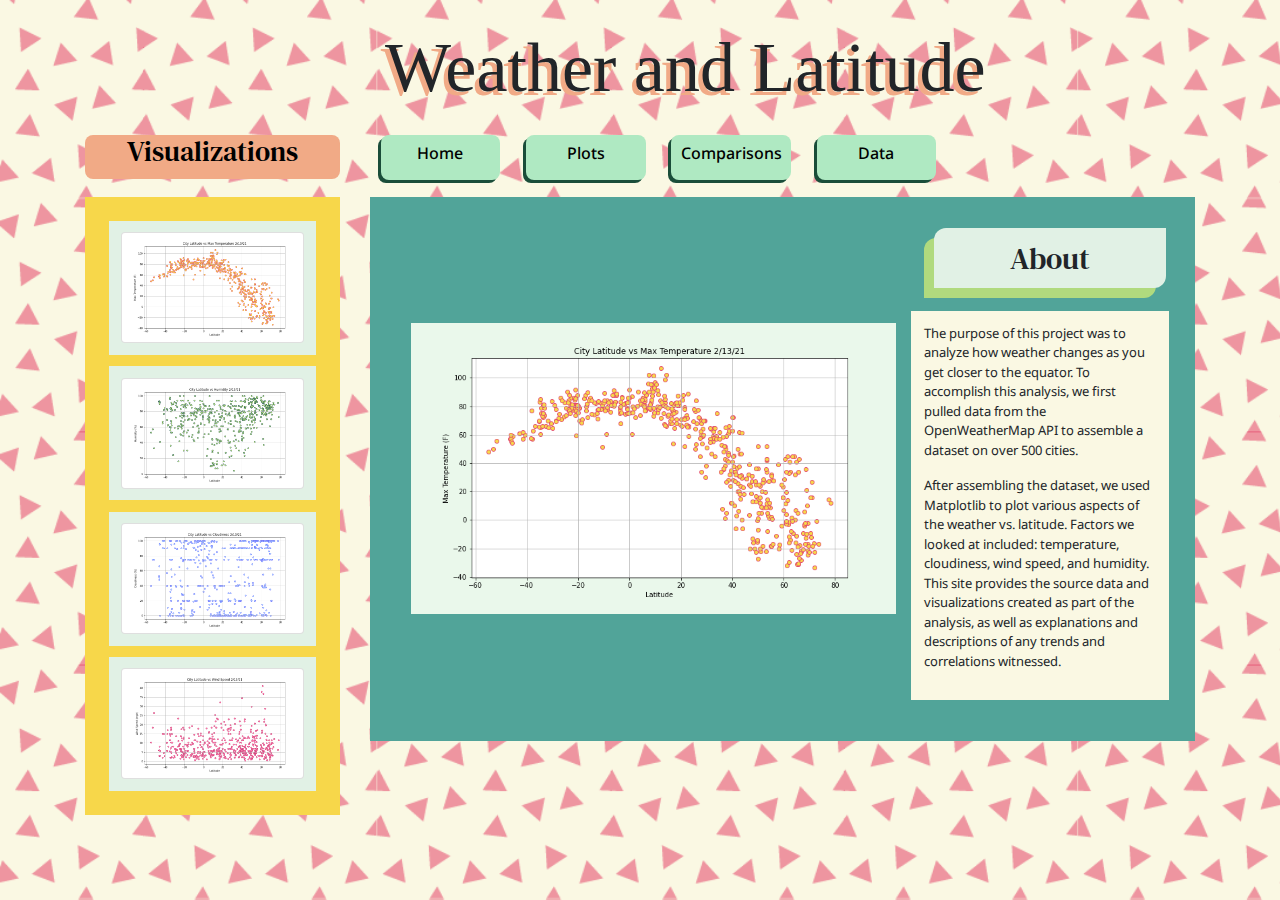
<file: index.html>
<!DOCTYPE html>
<html lang="en">

<!-- Import fonts and bootsrap elements -->

<head>
    <meta charset="UTF-8">
    <title>Home</title>
    <link rel="preconnect" href="https://fonts.gstatic.com">
    <link href='https://fonts.googleapis.com/css?family=DM Serif Text' rel='stylesheet'>
    <link href="https://fonts.googleapis.com/css2?family=Noto+Sans&display=swap" rel="stylesheet">
    <link rel="preconnect" href="https://fonts.gstatic.com">
    <link href="https://fonts.googleapis.com/css2?family=Open+Sans:wght@600&display=swap" rel="stylesheet">
    <link rel="stylesheet" href="https://stackpath.bootstrapcdn.com/bootstrap/4.3.1/css/bootstrap.min.css"
        integrity="sha384-ggOyR0iXCbMQv3Xipma34MD+dH/1fQ784/j6cY/iJTQUOhcWr7x9JvoRxT2MZw1T" crossorigin="anonymous">
    <link rel="stylesheet" type="text/css" href="style.css">
</head>

<body class="body">

    <!-- Header of website -->

    <div class="container">
        <div class="row">
            <div class="col-md-9 offset-md-3">
                <div class="row">
                    <h1 class="pacifico" id="mainTitle">Weather and Latitude</h1>
                    <h1 class="pacifico" id="mainTitleShadow">Weather and Latitude</h1>
                    <br>
                </div>
            </div>
        </div>

        <!-- Navigation tabs -->


        <div class="row">
            <div class="col-md-3">
                <div class="peach tab">
                    <a href="temp.html">
                        <h3>Visualizations</h3>
                    </a>
                </div>
            </div>
            <div class="col-md-9">
                <div class="row">
                    <div class="main-tab">
                        <a href="index.html">
                            <h6 class="noto-sans">Home</h6>
                        </a>
                    </div>
                    <div class="main-tab">
                        <a href="temp.html">
                            <h6 class="noto-sans">Plots</h6>
                        </a>
                    </div>
                    <div class="main-tab">
                        <a href="comparisons.html">
                            <h6 class="noto-sans">Comparisons</h6>
                        </a>
                    </div>
                    <div class="main-tab">
                        <a href="data.html">
                            <h6 class="noto-sans">Data</h6>
                        </a>
                    </div>

                </div>
            </div>
        </div>

        <!-- Navigation bar with preview of plots -->
        <div class="row">
            <div class="col-md-3">
                <div class="mustard-yellow box">
                    <div class="bg-blue box wide-margin">
                        <div class="card text">
                            <a href="temp.html">
                                <img class="card-img" src="Fig1.png" alt="Card image">
                                <div class="card-img-overlay">
                                    <h5 class="card-title">City Latitude vs Max Temperature</h5>
                                </div>
                            </a>
                        </div>
                    </div>
                    <div class="bg-blue box wide-margin">
                        <div class="card text">
                            <a href="humidity.html">
                                <img class="card-img" src="Fig2.png" alt="Card image">
                                <div class="card-img-overlay">
                                    <h5 class="card-title">City Latitude vs Humidity</h5>
                                </div>
                            </a>
                        </div>
                    </div>
                    <div class="bg-blue box wide-margin">
                        <div class="card text">
                            <a href="cloudiness.html">
                                <img class="card-img" src="Fig3.png" alt="Card image">
                                <div class="card-img-overlay">
                                    <h5 class="card-title">City Latitude vs Cloudiness</h5>
                                </div>
                            </a>
                        </div>
                    </div>
                    <div class="bg-blue box wide-margin">
                        <div class="card text">
                            <a href="windSpeed.html">
                                <img class="card-img" src="Fig4.png" alt="Card image">
                                <div class="card-img-overlay">
                                    <h5 class="card-title">City Latitude vs Wind Speed</h5>
                                </div>
                            </a>
                        </div>
                    </div>
                </div>
            </div>

            <!-- Main body of landing page with large image -->
            <div class="col-md-9">
                <div class="teal box">
                    <div class="row">
                        <div class="col-md-8 align-self-center">
                            <div class="back-box-main">
                                <img class="main-image" src="Fig1.png">
                            </div>
                        </div>
                        <div class="col-md-4">
                            <div class="row justify-content-center">
                                <div class="grass-green fancy-box-back">
                                </div>
                                <div class="bg-blue fancy-box bottom-margin">
                                    <h2 class="what-we-do">About</h2>
                                </div>

                            </div>
                            <!-- Explanation of project -->
                            <div class="row justify-content-center">
                                <div class="sand box">
                                    <p>The purpose of this project was to analyze how weather changes as you get
                                        closer
                                        to the equator. To accomplish this analysis, we first pulled data from
                                        the
                                        OpenWeatherMap API to assemble a dataset on over 500 cities.</p>
                                    <p>After assembling the dataset, we used Matplotlib to plot various aspects
                                        of the
                                        weather vs. latitude. Factors we looked at included: temperature,
                                        cloudiness,
                                        wind speed, and humidity. This site provides the source data and
                                        visualizations
                                        created as part of the analysis, as well as explanations and
                                        descriptions of any
                                        trends and correlations witnessed. </p>
                                </div>
                            </div>
                        </div>
                    </div>
                </div>
            </div>
        </div>
    </div>

    <!-- Scripts -->



    <script src="https://code.jquery.com/jquery-3.3.1.slim.min.js"
        integrity="sha384-q8i/X+965DzO0rT7abK41JStQIAqVgRVzpbzo5smXKp4YfRvH+8abtTE1Pi6jizo"
        crossorigin="anonymous"></script>
    <script src="https://cdnjs.cloudflare.com/ajax/libs/popper.js/1.14.7/umd/popper.min.js"
        integrity="sha384-UO2eT0CpHqdSJQ6hJty5KVphtPhzWj9WO1clHTMGa3JDZwrnQq4sF86dIHNDz0W1"
        crossorigin="anonymous"></script>
    <script src="https://stackpath.bootstrapcdn.com/bootstrap/4.3.1/js/bootstrap.min.js"
        integrity="sha384-JjSmVgyd0p3pXB1rRibZUAYoIIy6OrQ6VrjIEaFf/nJGzIxFDsf4x0xIM+B07jRM"
        crossorigin="anonymous"></script>



</body>

</html>
</file>
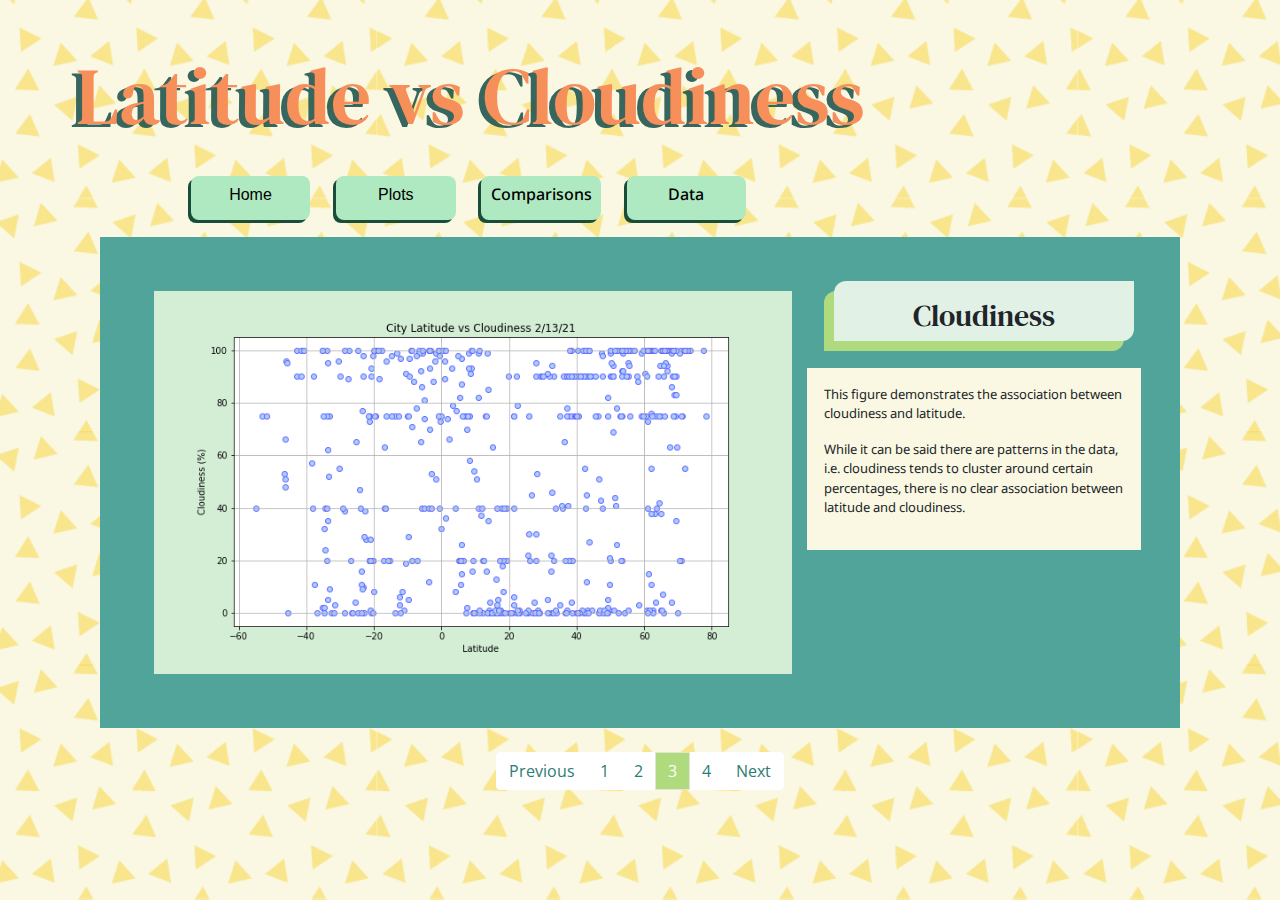
<file: cloudiness.html>
<!DOCTYPE html>
<html lang="en">

<head>
    <meta charset="UTF-8">
    <title>Lat vs Cloudiness</title>
    <link rel="preconnect" href="https://fonts.gstatic.com">
    <link href='https://fonts.googleapis.com/css?family=DM Serif Text' rel='stylesheet'>
    <link href="https://fonts.googleapis.com/css2?family=Noto+Sans&display=swap" rel="stylesheet">
    <link rel="preconnect" href="https://fonts.gstatic.com">
    <link href="https://fonts.googleapis.com/css2?family=Open+Sans:wght@600&display=swap" rel="stylesheet">
    <link rel="stylesheet" href="https://stackpath.bootstrapcdn.com/bootstrap/4.3.1/css/bootstrap.min.css"
        integrity="sha384-ggOyR0iXCbMQv3Xipma34MD+dH/1fQ784/j6cY/iJTQUOhcWr7x9JvoRxT2MZw1T" crossorigin="anonymous">
    <link rel="stylesheet" type="text/css" href="style.css">
</head>

<!-- Import background image and settings -->

<body class="sand mustard-yellow-body">
    <div class="row">
        <br>
        <br>
    </div>
    <div class="container">

        <!-- Header -->

        <div class="row">
            <div class="col-md-12">
                <div class="row">
                    <h1 class="open-sans side-page-title dm-serif">Latitude vs Cloudiness</h1>
                    <h1 class="open-sans side-page-title-back dm-serif">Latitude vs Cloudiness</h1>
                </div>
                <br>
            </div>
        </div>
        <!-- Navigation -->
        <div class="row">
            <div class="col-md-9 offset-md-1">
                <div class="row">
                    <div class="main-tab">
                        <a href="index.html">
                            <h6>Home</h6>
                        </a>
                    </div>
                    <div class="main-tab">
                        <a href="temp.html">
                            <h6>Plots</h6>
                        </a>
                    </div>
                    <div class="main-tab">
                        <a href="comparisons.html">
                            <h6 class="noto-sans">Comparisons</h6>
                        </a>
                    </div>
                    <div class="main-tab">
                        <a href="data.html">
                            <h6 class="noto-sans">Data</h6>
                        </a>
                    </div>

                </div>
            </div>
        </div>

        <!-- Body with image -->
        <div class="col-md-12">
            <div class="teal box">
                <div class="row">
                    <div class="col-md-8">
                        <div class="row">
                        </div>
                        <div class="back-box">
                            <img class="main-image" src="Fig3.png">

                        </div>
                    </div>
                    <div class="col-md-4">
                        <div class="row justify-content-center">
                            <div class="grass-green fancy-box-back">
                            </div>
                            <div class="bg-blue fancy-box bottom-margin">
                                <h2 class="what-we-do">Cloudiness</h2>
                            </div>

                        </div>
                        <div class="row justify-content-center">
                            <div class="sand box">
                                <p>This figure demonstrates the association between cloudiness and latitude. </p>
                                <p>While it can be said there are patterns in the data, i.e. cloudiness tends
                                    to cluster around certain percentages, there is no clear association between
                                    latitude and cloudiness. </p>
                            </div>
                        </div>
                    </div>
                </div>
            </div>
        </div>
    </div>
    <div class="row">
        <br>
        <div class="col-md-12">
            <br>
            <ul class="pagination justify-content-center">
                <li class="page-item"><a class="page-link" href="humidity.html">Previous</a></li>
                <li class="page-item"><a class="page-link" href="temp.html">1</a></li>
                <li class="page-item"><a class="page-link" href="humidity.html">2</a></li>
                <li class="page-item active"><a class="page-link" href="cloudiness.html">3</a></li>
                <li class="page-item"><a class="page-link" href="windSpeed.html">4</a></li>
                <li class="page-item"><a class="page-link" href="windSpeed.html">Next</a></li>
            </ul>
        </div>
    </div>


</body>

</html>
</file>
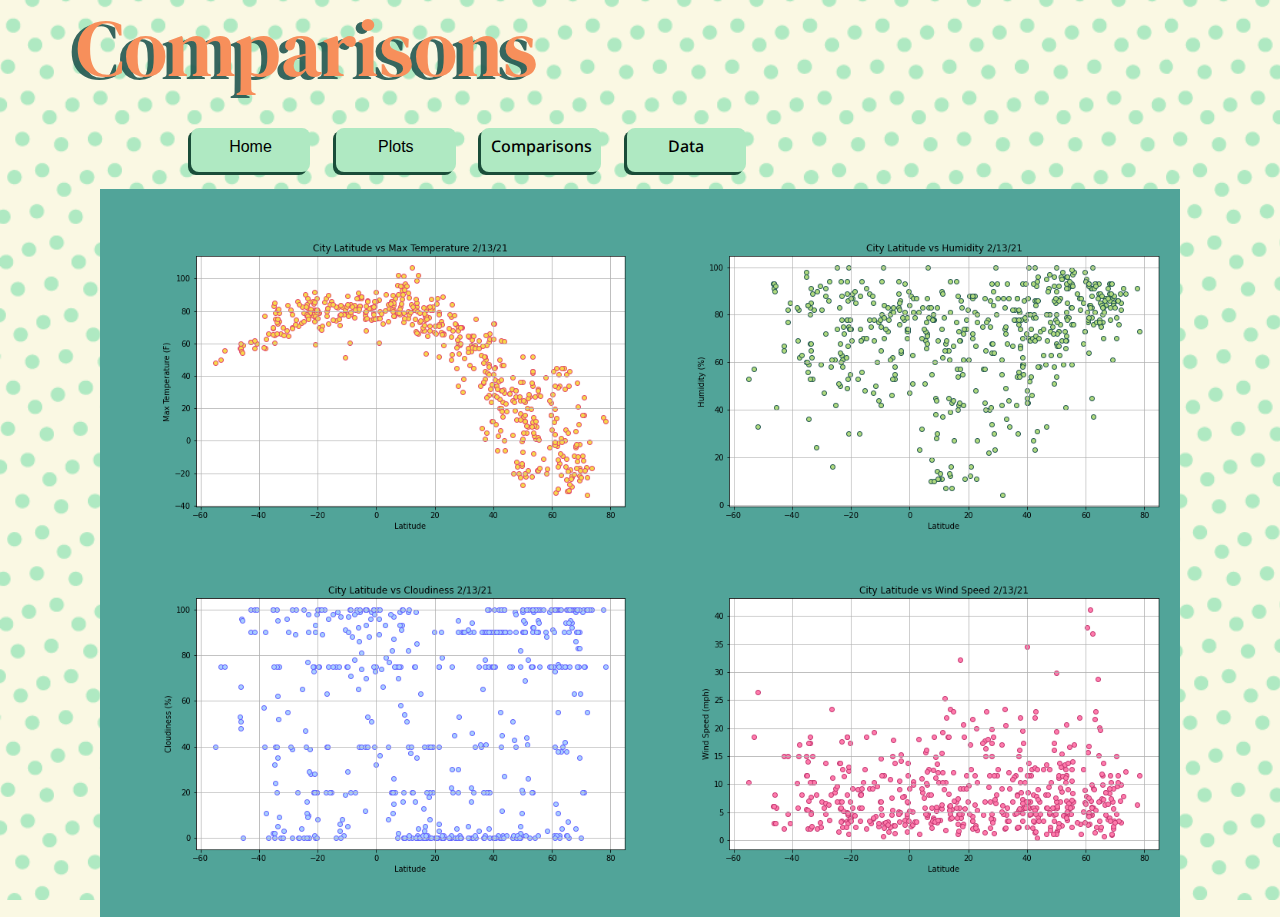
<file: comparisons.html>
<!DOCTYPE html>
<html lang="en">

<head>
    <meta charset="UTF-8">
    <title>Comparisons</title>
    <link rel="preconnect" href="https://fonts.gstatic.com">
    <link href='https://fonts.googleapis.com/css?family=DM Serif Text' rel='stylesheet'>
    <link href="https://fonts.googleapis.com/css2?family=Noto+Sans&display=swap" rel="stylesheet">
    <link rel="preconnect" href="https://fonts.gstatic.com">
    <link href="https://fonts.googleapis.com/css2?family=Open+Sans:wght@600&display=swap" rel="stylesheet">
    <link rel="stylesheet" href="https://stackpath.bootstrapcdn.com/bootstrap/4.3.1/css/bootstrap.min.css"
        integrity="sha384-ggOyR0iXCbMQv3Xipma34MD+dH/1fQ784/j6cY/iJTQUOhcWr7x9JvoRxT2MZw1T" crossorigin="anonymous">
    <link rel="stylesheet" type="text/css" href="style.css">
</head>

<!-- Import background image and settings -->

<body class="mint-dots-body">
    <div class="container">
        <div class="row">
            <div class="col-md-12">
                <div class="row">
                    <h1 class="open-sans side-page-title dm-serif">Comparisons</h1>
                    <h1 class="open-sans side-page-title-back dm-serif">Comparisons</h1>
                </div>
                <br>
            </div>
        </div>

        <!-- Navigation bar -->
        <div class="row">
            <div class="col-md-9 offset-md-1">
                <div class="row">
                    <div class="main-tab">
                        <a href="index.html">
                            <h6>Home</h6>
                        </a>
                    </div>
                    <div class="main-tab">
                        <a href="temp.html">
                            <h6>Plots</h6>
                        </a>
                    </div>
                    <div class="main-tab">
                        <a href="comparisons.html">
                            <h6 class="noto-sans">Comparisons</h6>
                        </a>
                    </div>
                    <div class="main-tab">
                        <a href="data.html">
                            <h6 class="noto-sans">Data</h6>
                        </a>
                    </div>

                </div>
            </div>
        </div>

        <!-- Main body with image -->
        <div class="col-md-12">

            <div class="teal data-box">

                <div class="row justify-content-center">
                    <div class="col-md-6">
                        <img class="comparison-image" src="Fig1.png" alt="Latitude vs Max Temperature">
                    </div>
                    <div class="col-md-6">
                        <img class="comparison-image" src="Fig2.png" alt="Latitude vs Humidity">

                    </div>
                </div>
                <div class="row justify-content-center">
                    <div class="col-md-6">
                        <img class="comparison-image" src="Fig3.png" alt="Latitude vs Cloudiness">
                    </div>
                    <div class="col-md-6">
                        <img class="comparison-image" src="Fig4.png" alt="Latitude vs Wind Speed">

                    </div>
                </div>

            </div>
        </div>
    </div>


</body>

</html>
</file>
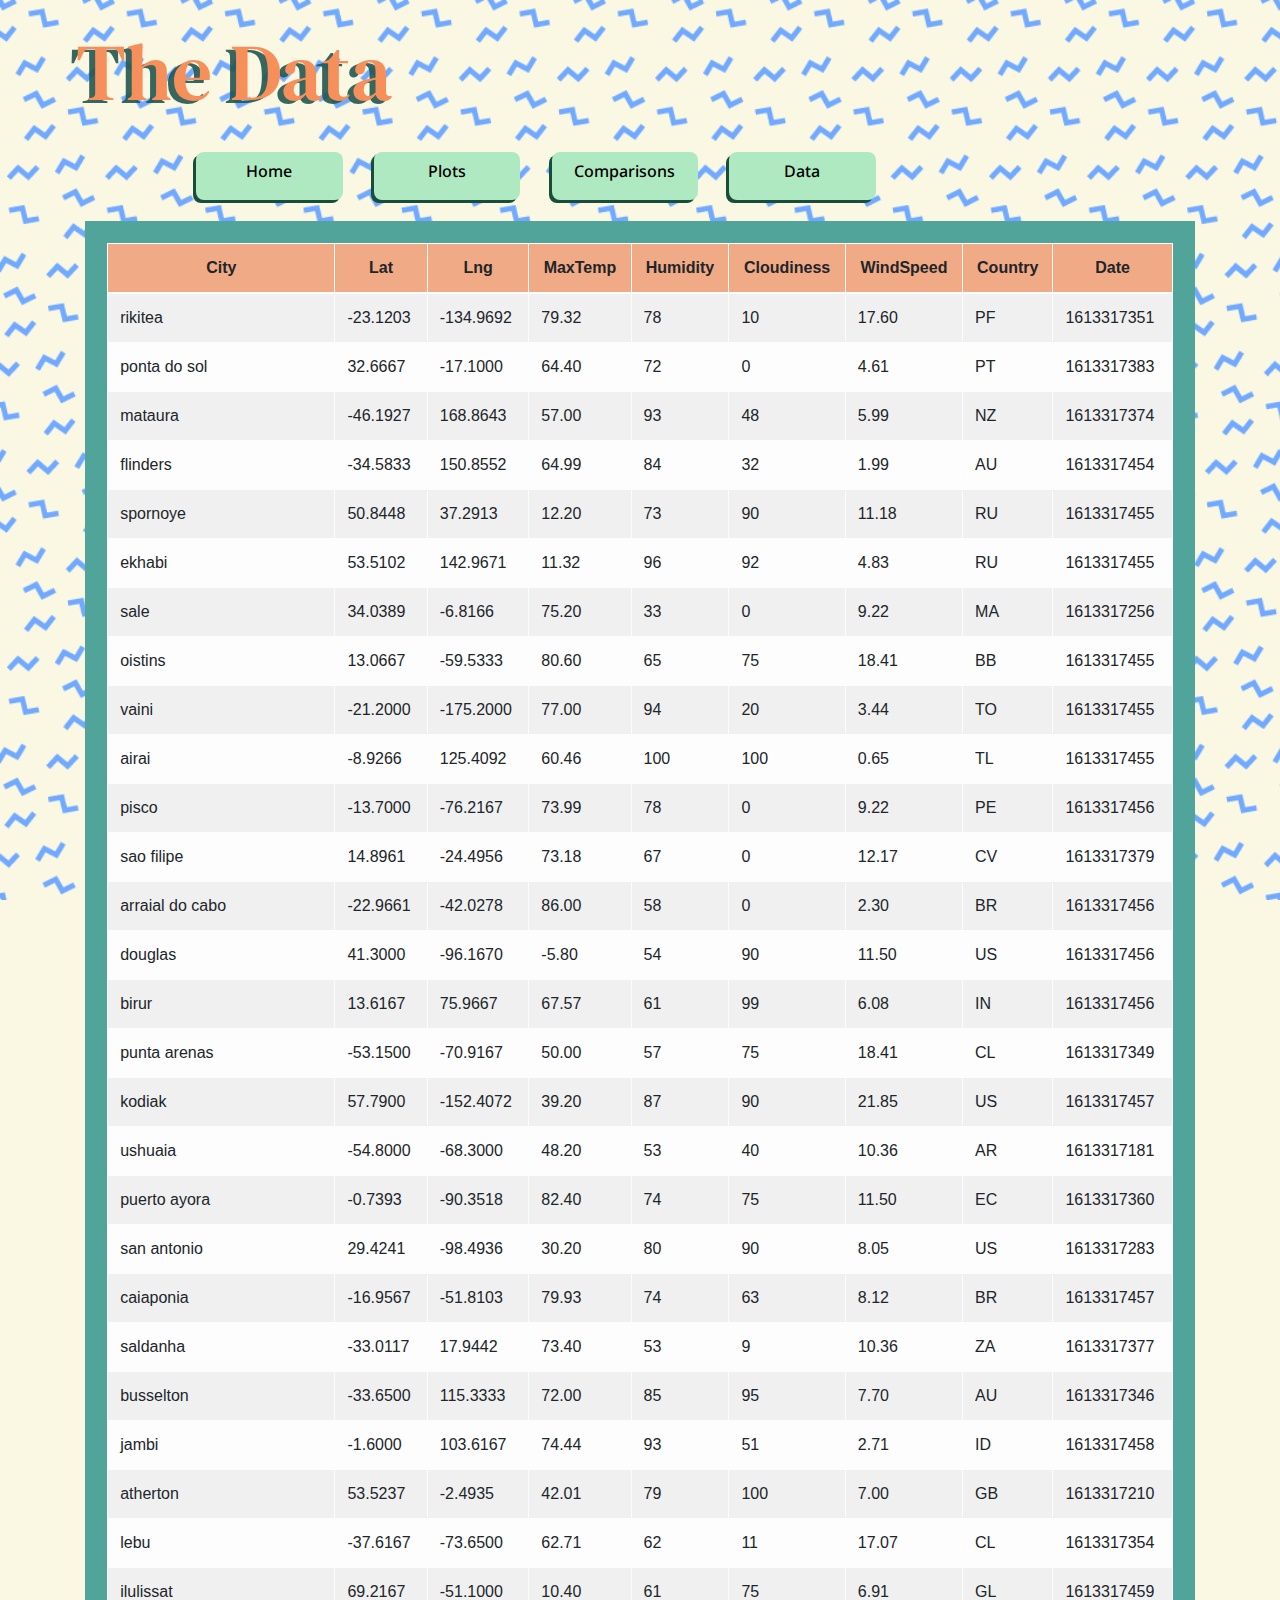
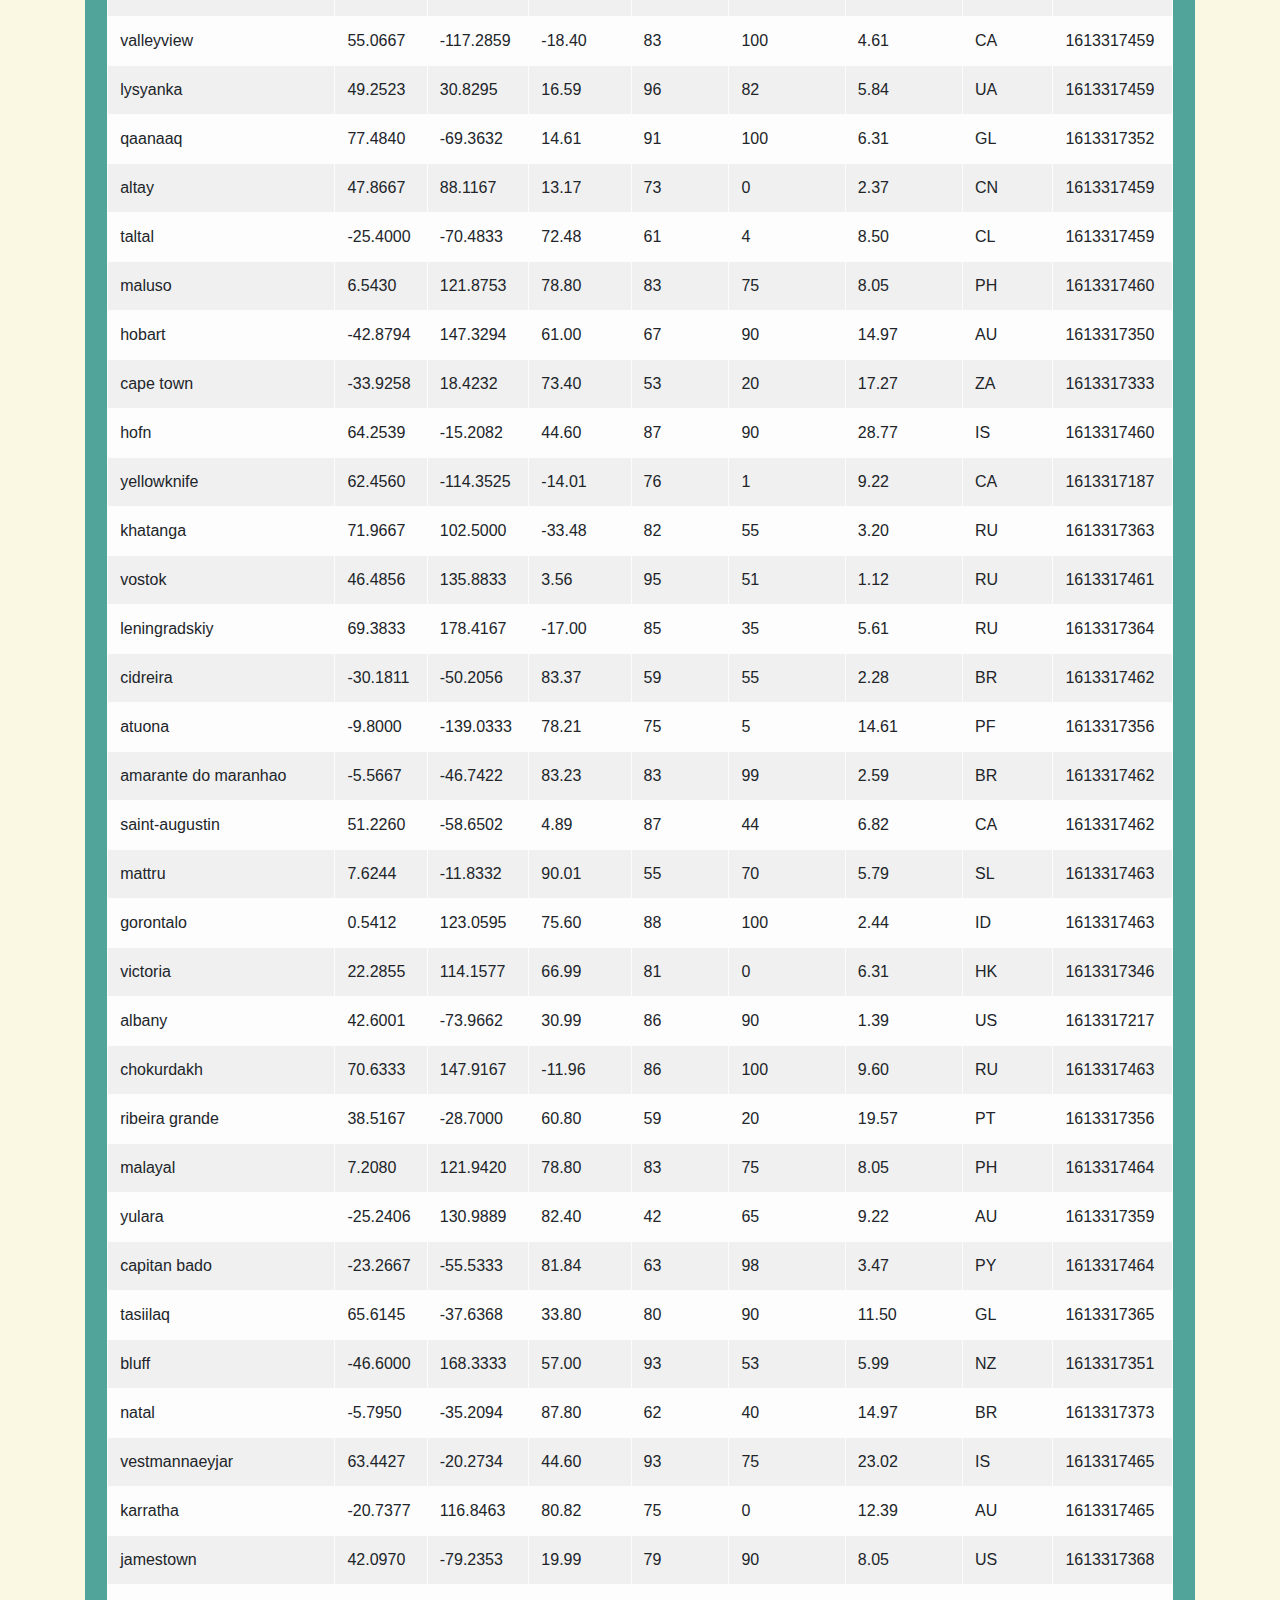
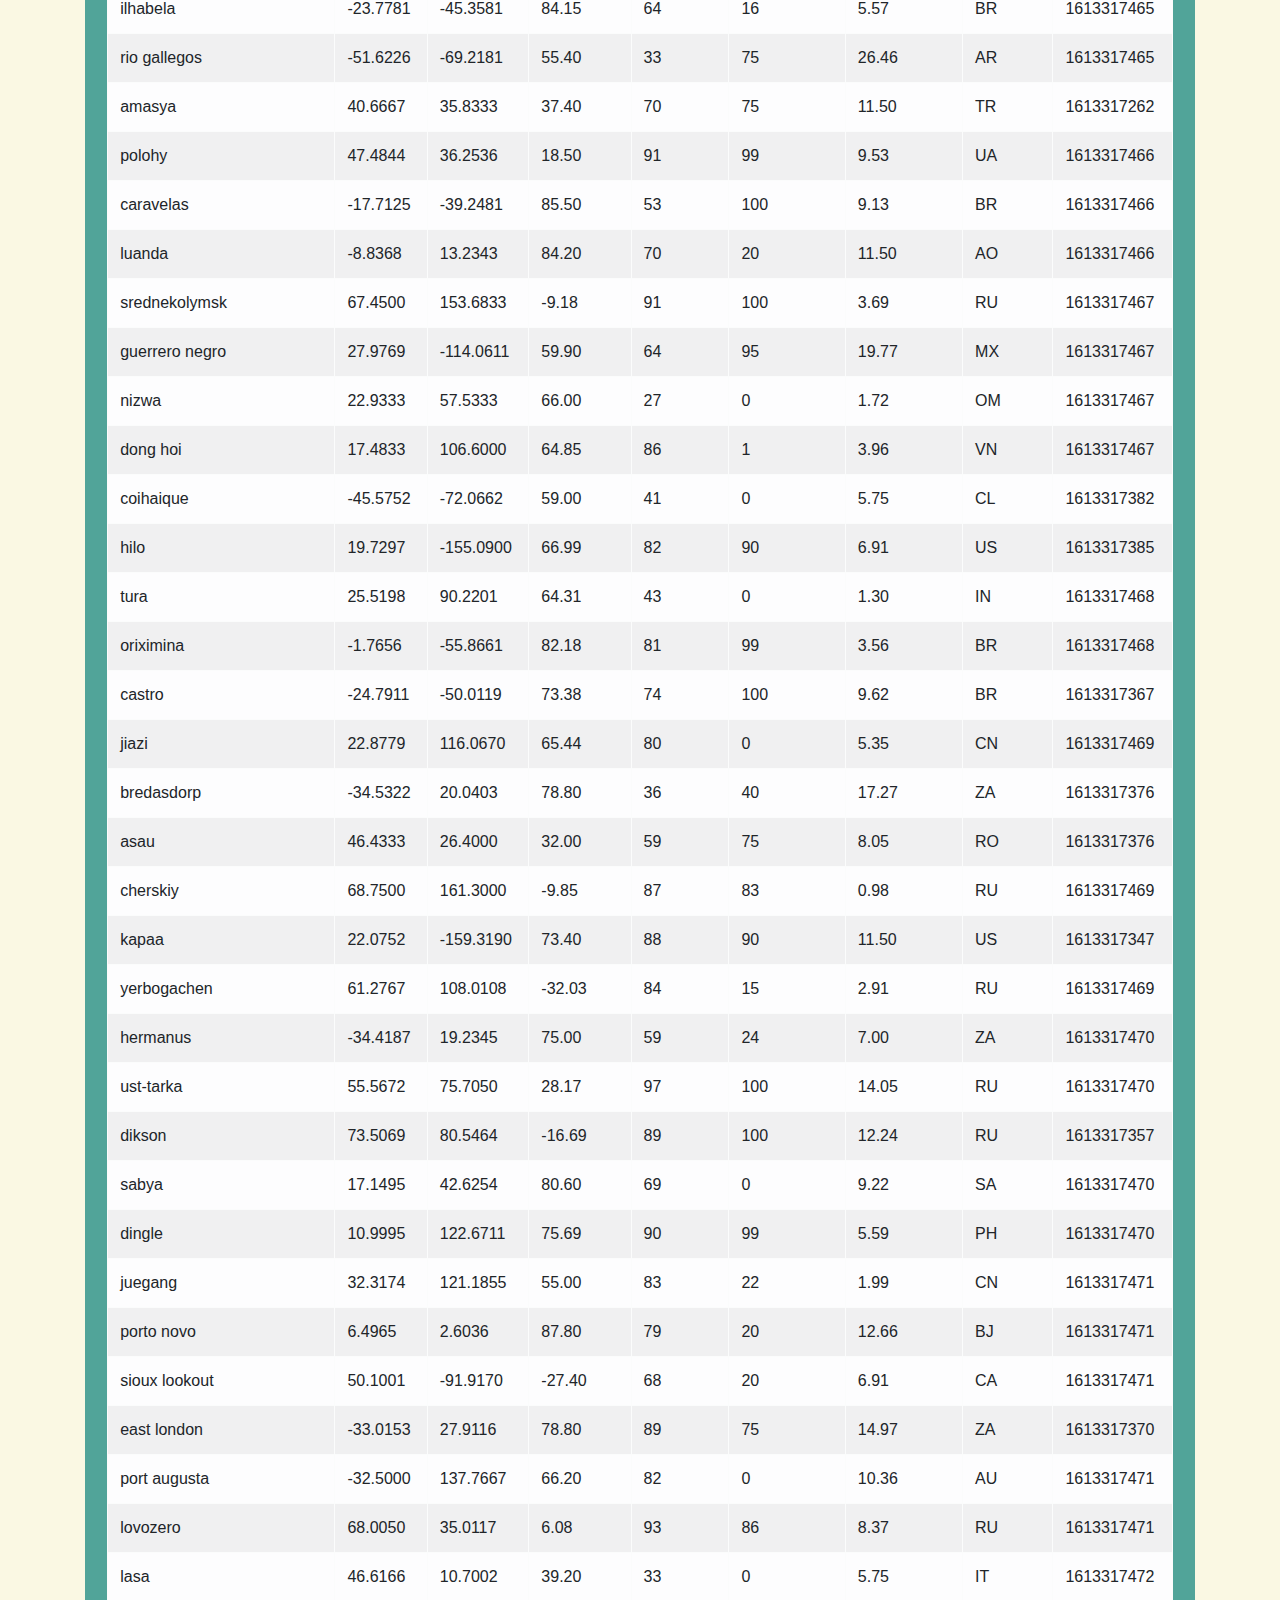
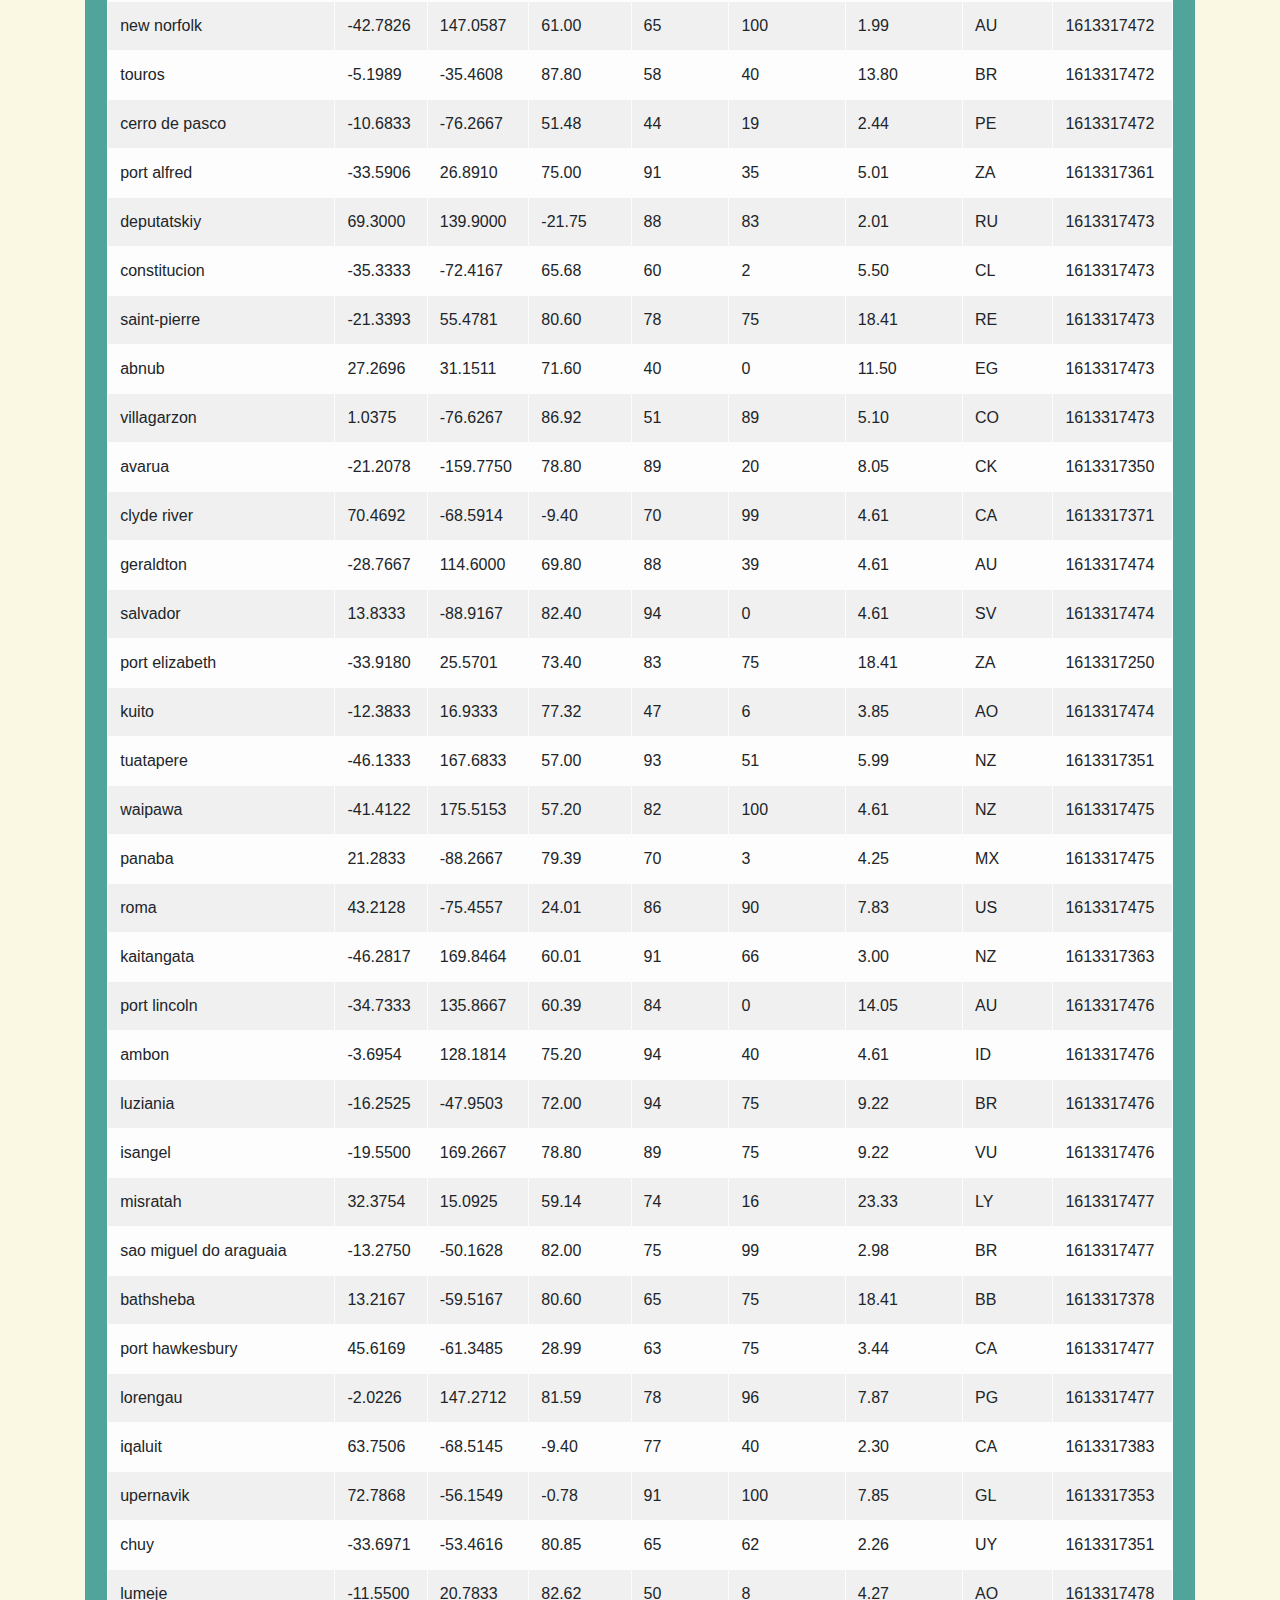
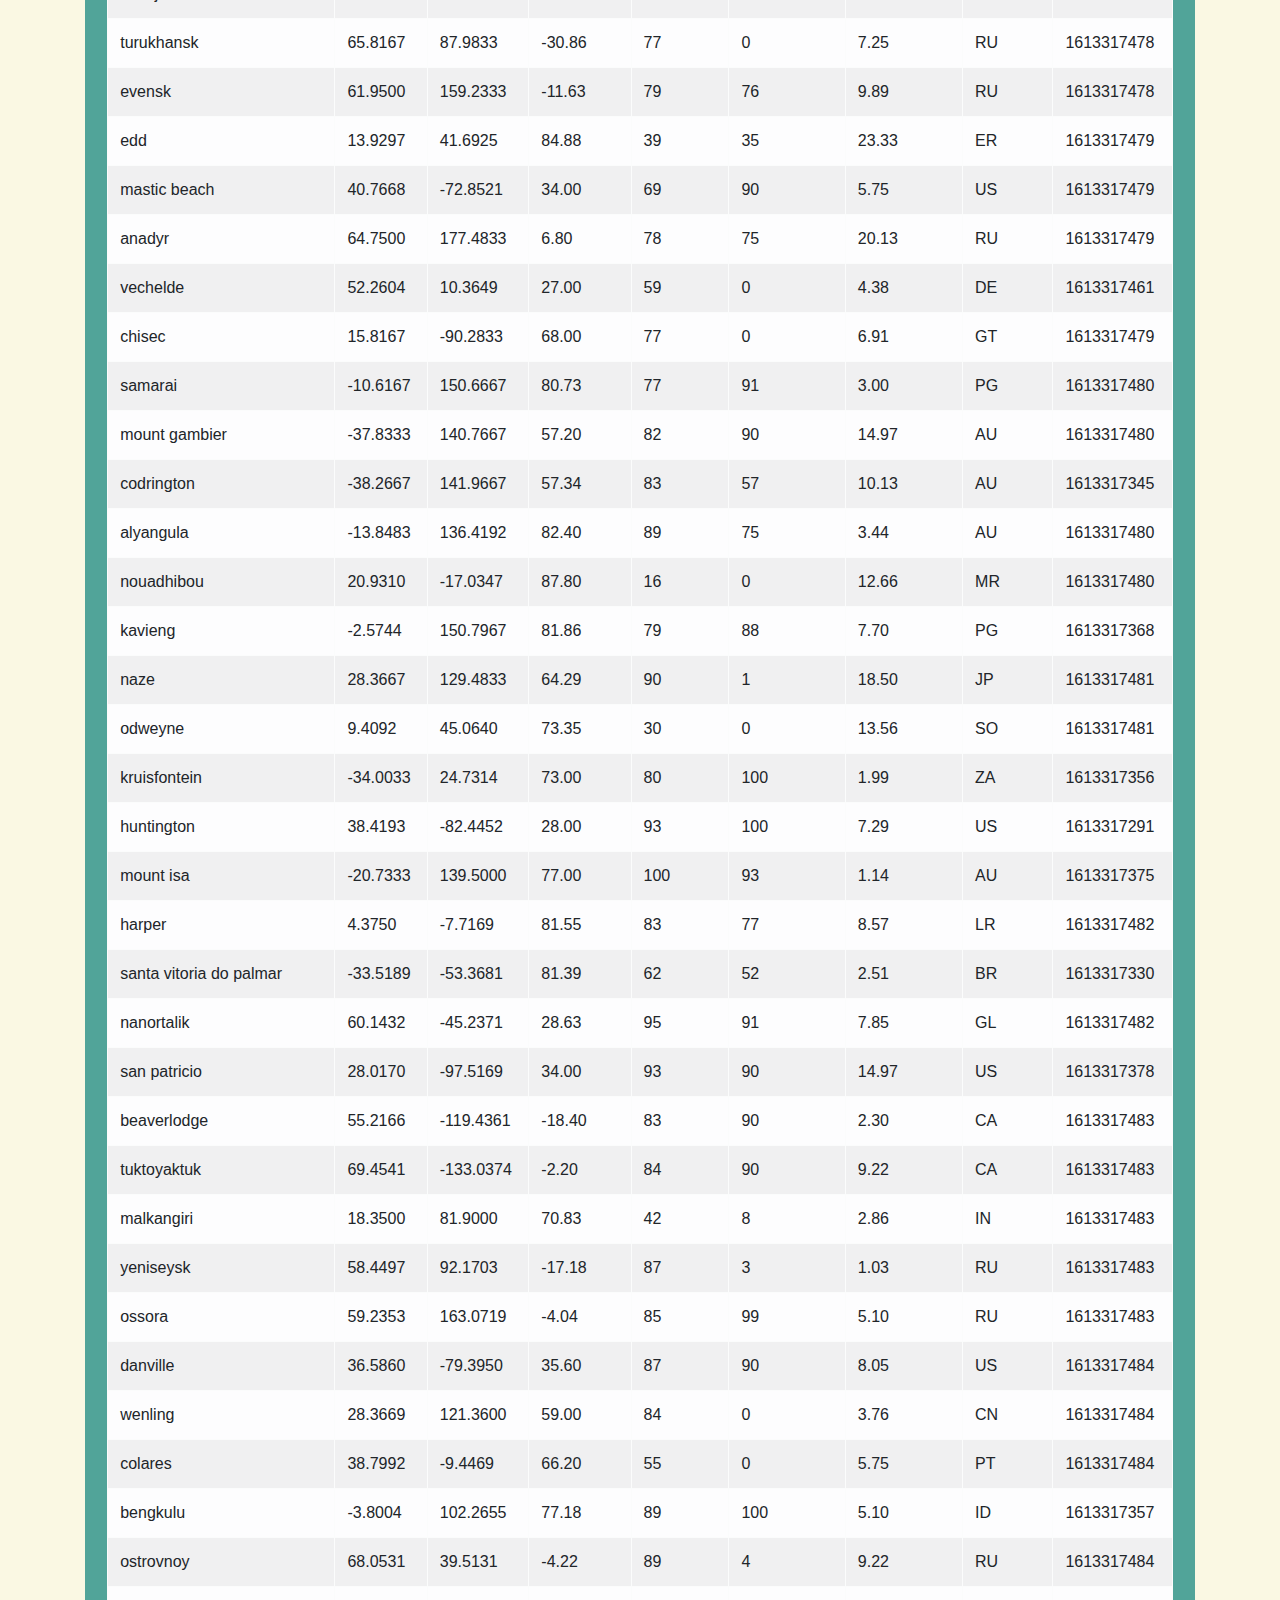
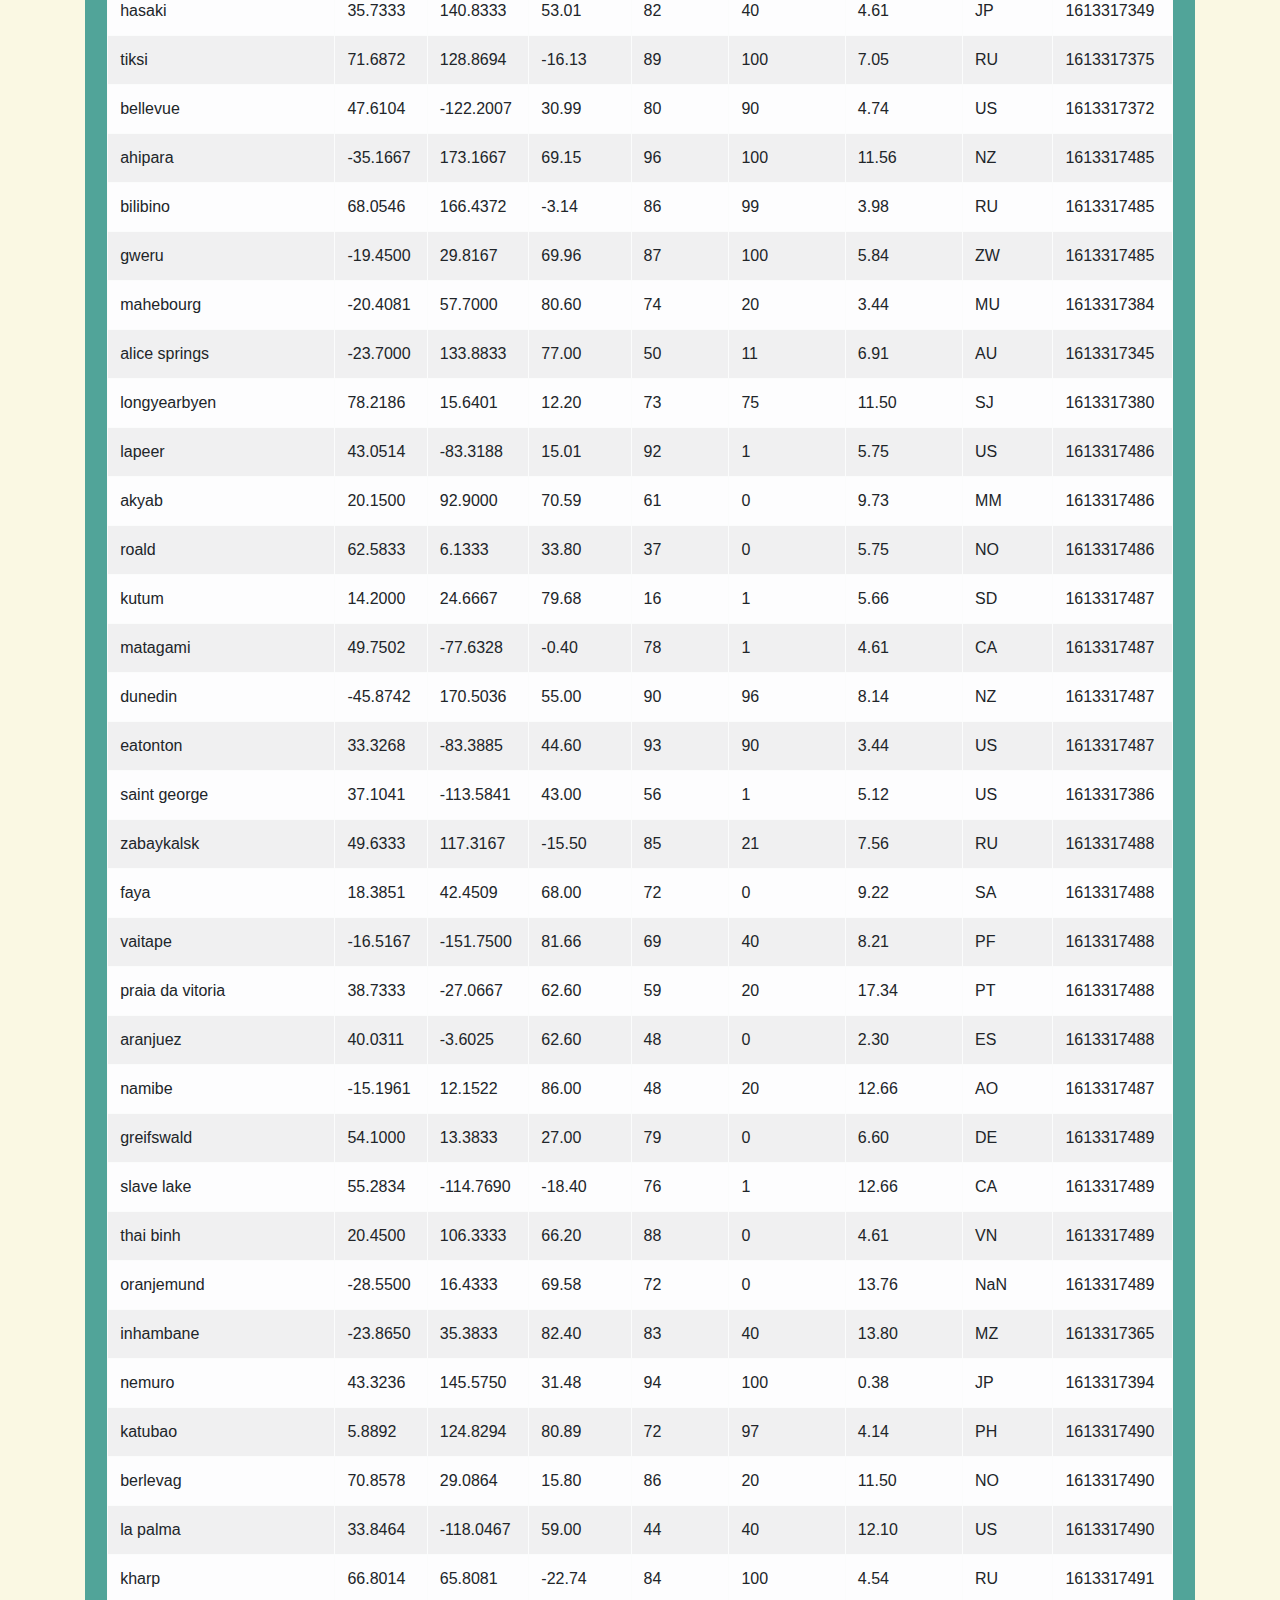
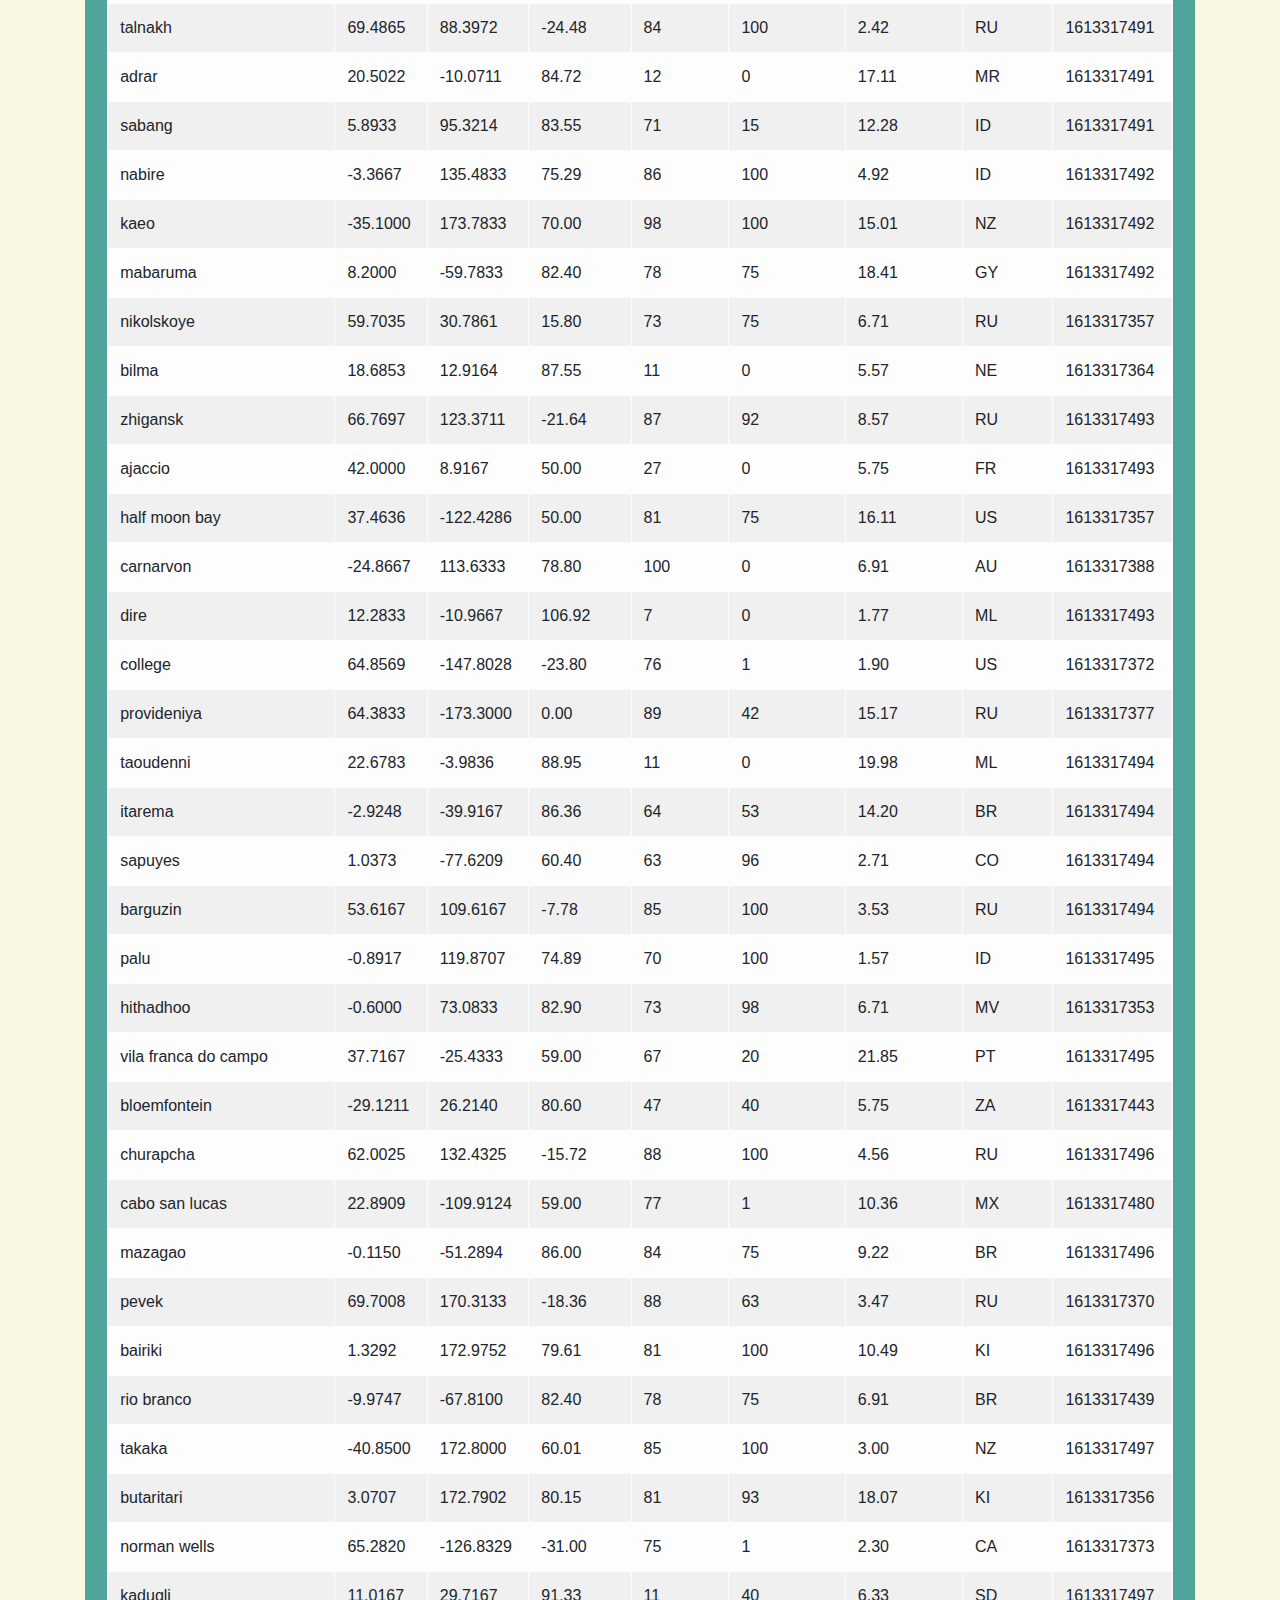
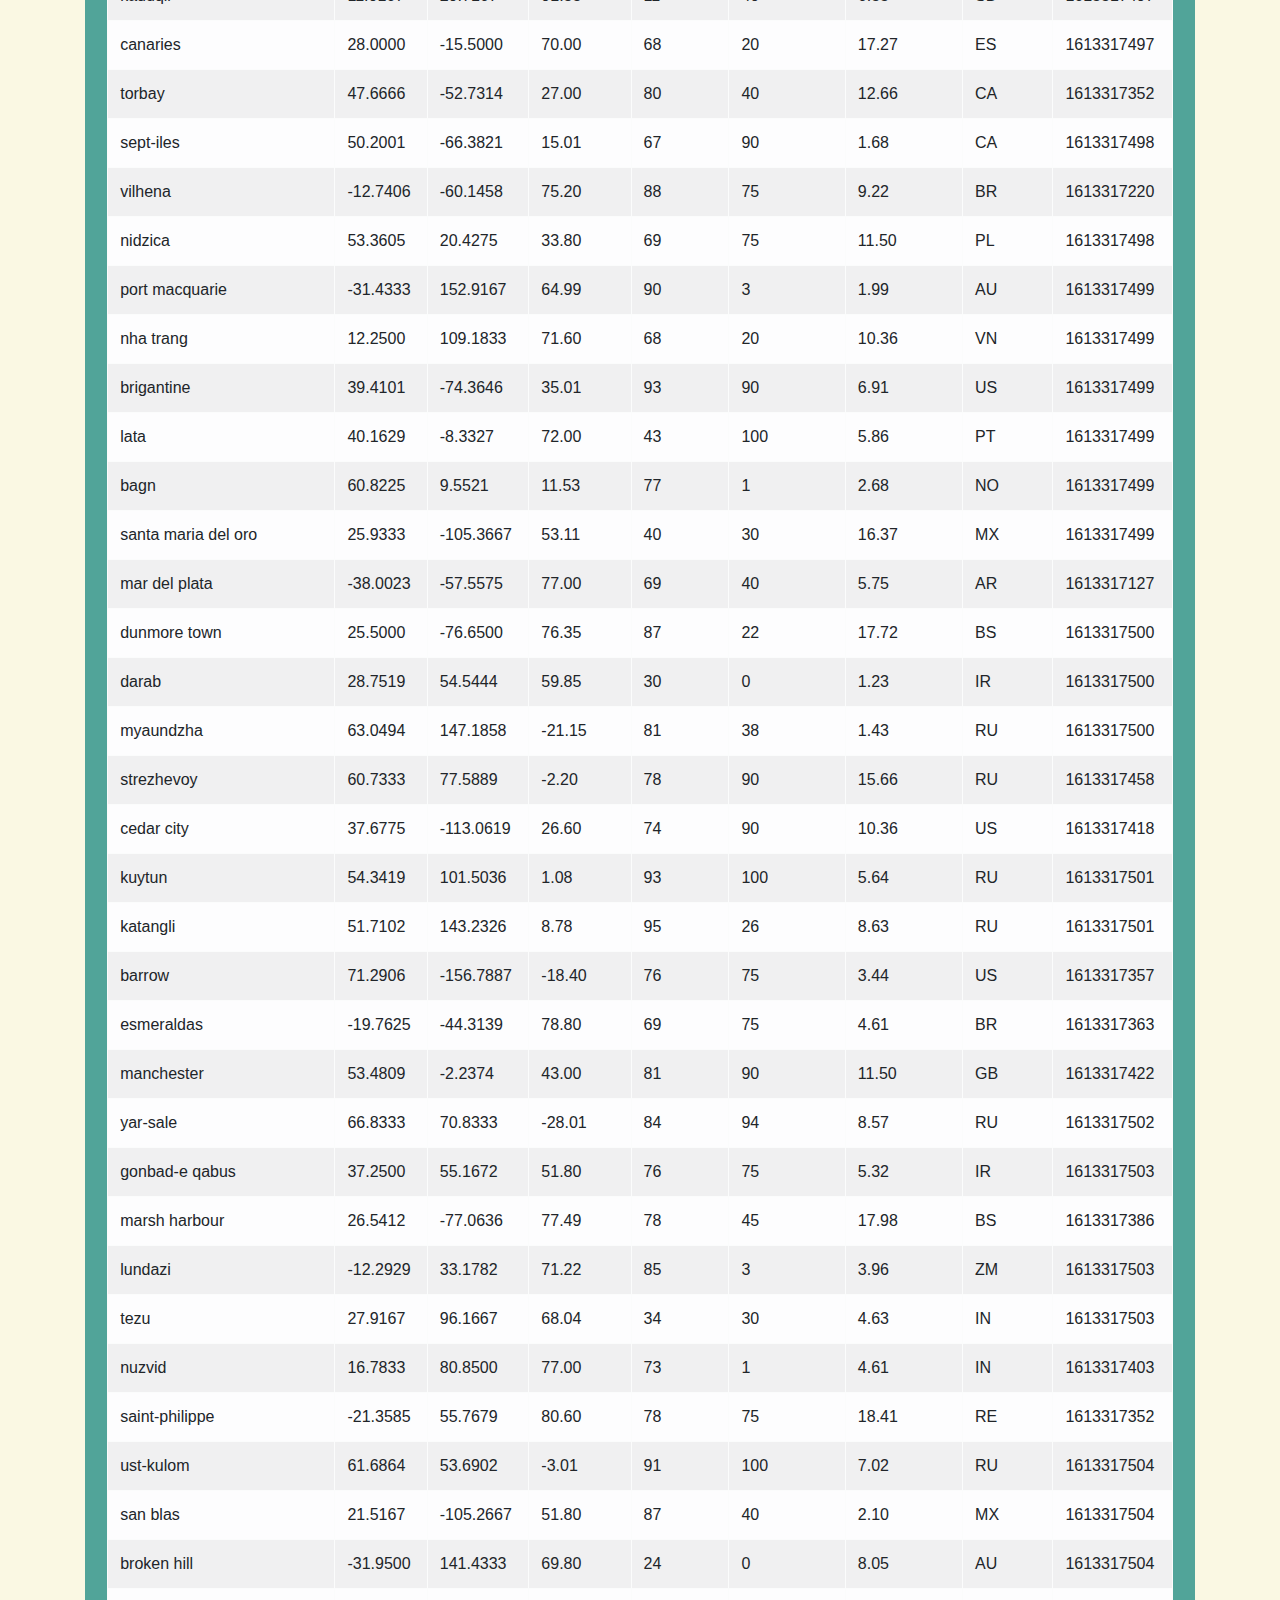
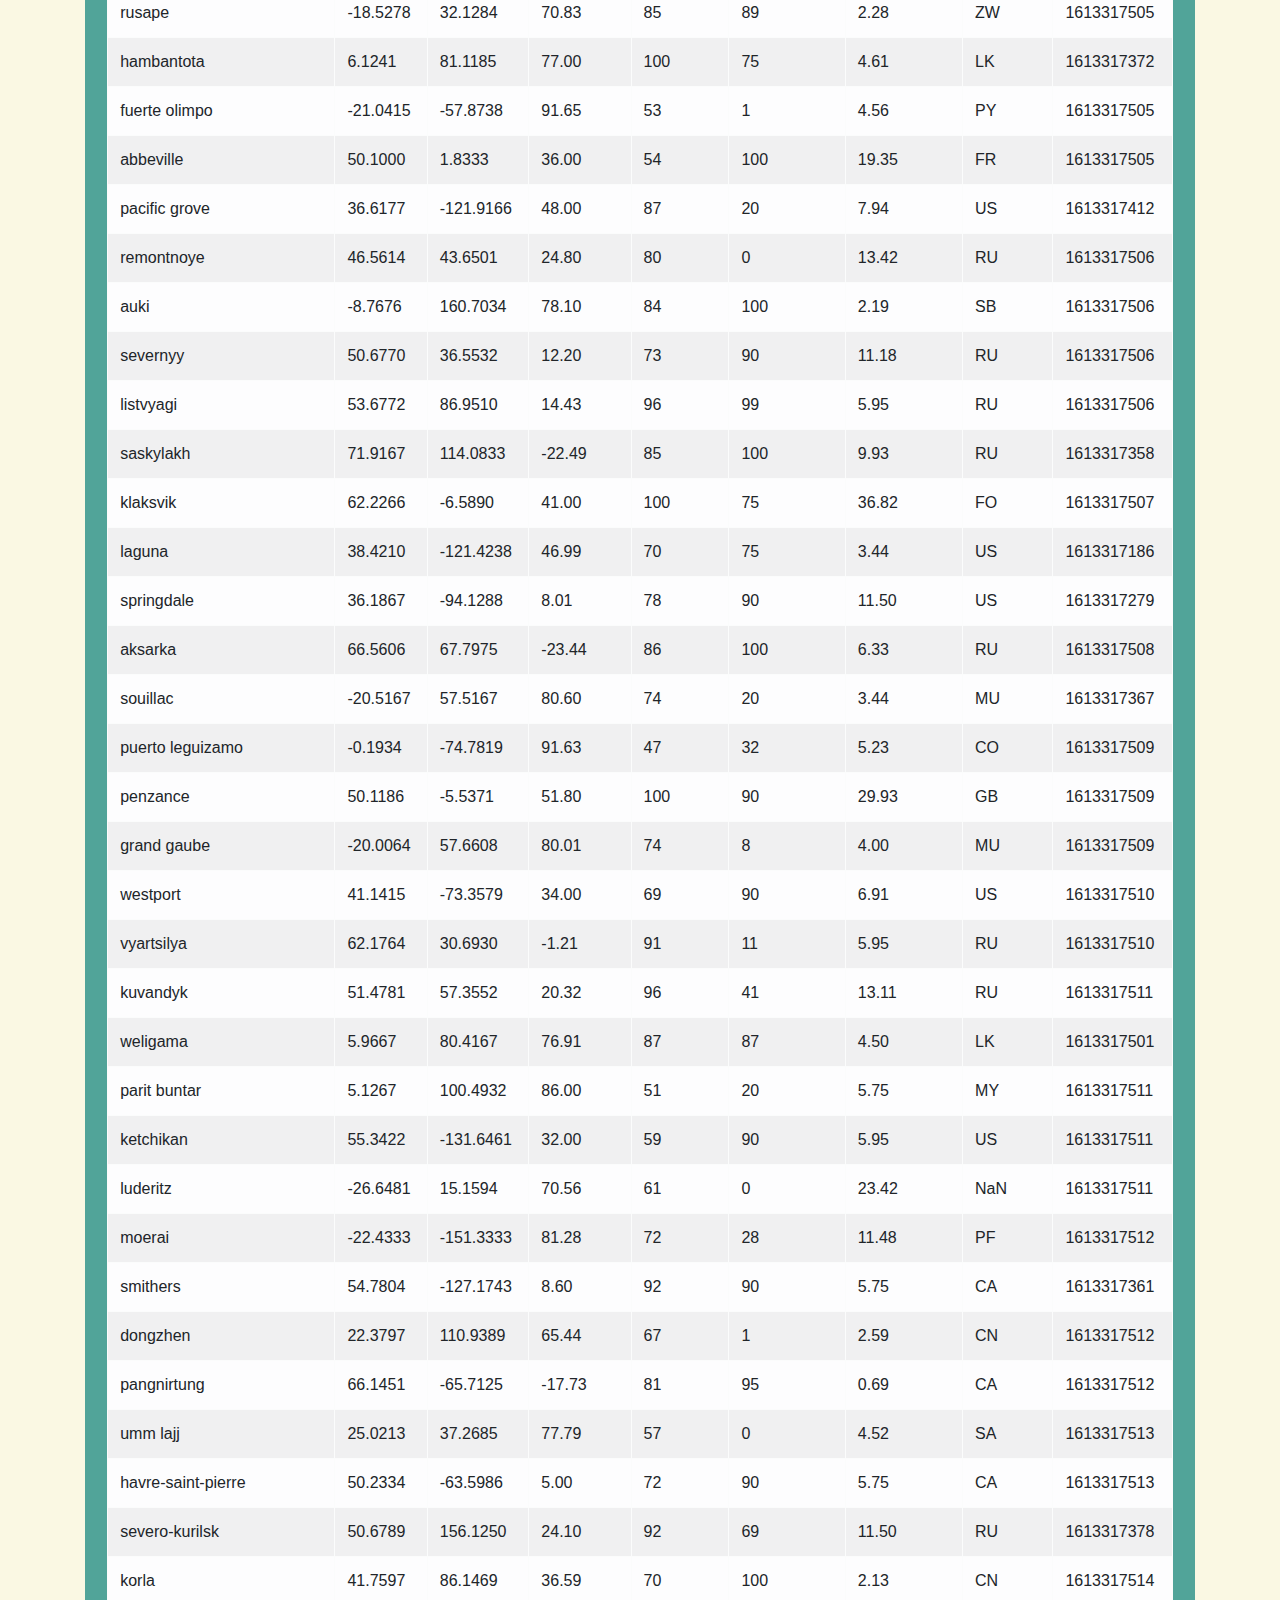
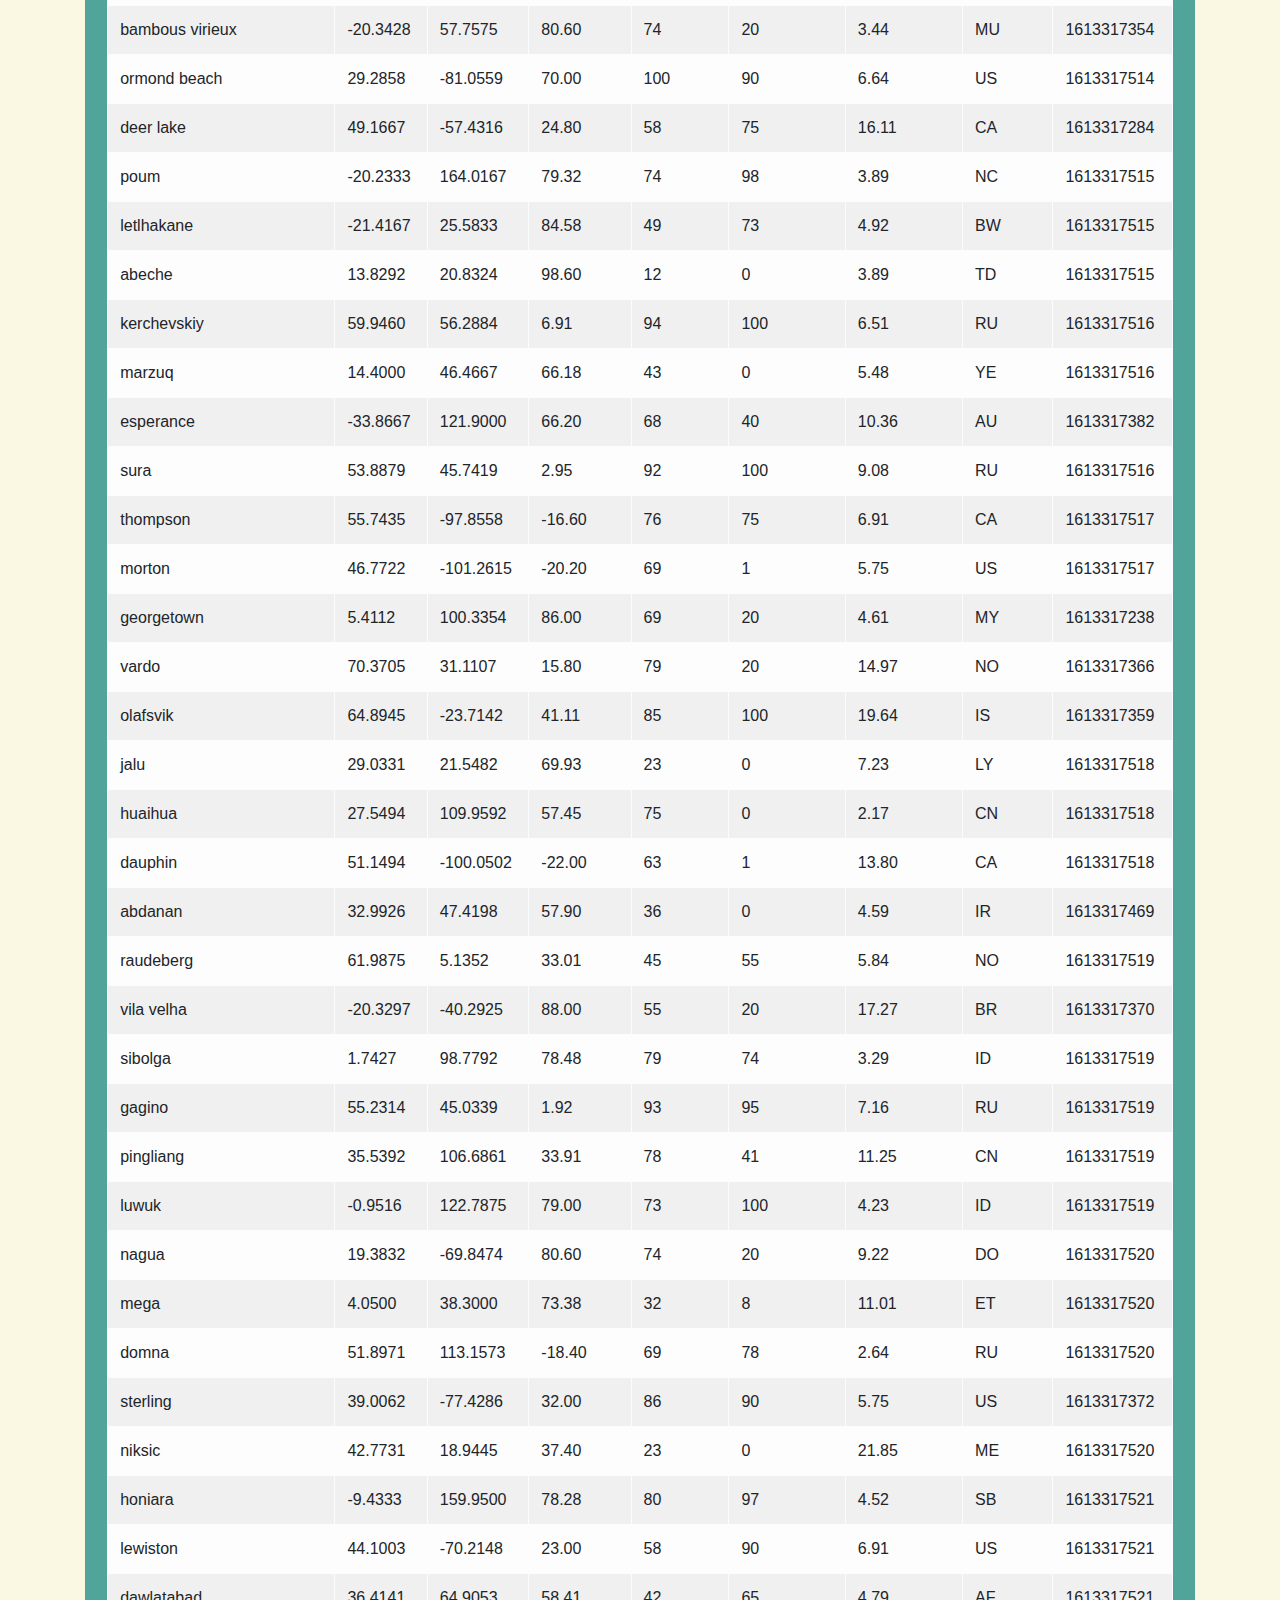
<file: data.html>
<!DOCTYPE html>
<html lang="en">

<head>
  <meta charset="UTF-8">
  <title>Data</title>
  <link rel="preconnect" href="https://fonts.gstatic.com">
  <link href='https://fonts.googleapis.com/css?family=DM Serif Text' rel='stylesheet'>
  <link href="https://fonts.googleapis.com/css2?family=Noto+Sans&display=swap" rel="stylesheet">
  <link rel="preconnect" href="https://fonts.gstatic.com">
  <link href="https://fonts.googleapis.com/css2?family=Open+Sans:wght@600&display=swap" rel="stylesheet">
  <link rel="stylesheet" href="https://stackpath.bootstrapcdn.com/bootstrap/4.3.1/css/bootstrap.min.css"
    integrity="sha384-ggOyR0iXCbMQv3Xipma34MD+dH/1fQ784/j6cY/iJTQUOhcWr7x9JvoRxT2MZw1T" crossorigin="anonymous">
  <link rel="stylesheet" type="text/css" href="style.css">
</head>

<!-- Import image and background settings -->

<body class="blue-squiggle-body">

  <div class="container">
    <div class="row">
      <div class="col-md-12">
        <br>
        <div class="row justify-content-left">
          <h1 class="open-sans side-page-title dm-serif">The Data</h1>
          <h1 class="open-sans side-page-title-back dm-serif">The Data</h1>
        </div>
        <br>
      </div>
    </div>

    <!-- Navigation bar -->
    <div class="row">
      <div class="col-md-11 offset-md-1">
        <div class="row">
          <div class="main-tab">
            <a href="index.html">
              <h6 class="noto-sans">Home</h6>
            </a>
          </div>
          <div class="main-tab">
            <a href="temp.html">
              <h6 class="noto-sans">Plots</h6>
            </a>
          </div>
          <div class="main-tab">
            <a href="comparisons.html">
              <h6 class="noto-sans">Comparisons</h6>
            </a>
          </div>
          <div class="main-tab">
            <a href="data.html">
              <h6 class="noto-sans">Data</h6>
            </a>
          </div>

        </div>
      </div>
    </div>

    <!-- Table -->
    <div class="row">
      <div class="col-md-12">
        <div class="teal data-box">

          <div class="table-responsive">

            <table class="table table-light table-hover table-striped table-bordered">
              <thead class="peach">
                <tr style="text-align: center">
                  <th>City</th>
                  <th>Lat</th>
                  <th>Lng</th>
                  <th>MaxTemp</th>
                  <th>Humidity</th>
                  <th>Cloudiness</th>
                  <th>WindSpeed</th>
                  <th>Country</th>
                  <th>Date</th>
                </tr>
              </thead>
              <tbody>
                <tr>
                  <td>rikitea</td>
                  <td>-23.1203</td>
                  <td>-134.9692</td>
                  <td>79.32</td>
                  <td>78</td>
                  <td>10</td>
                  <td>17.60</td>
                  <td>PF</td>
                  <td>1613317351</td>
                </tr>
                <tr>
                  <td>ponta do sol</td>
                  <td>32.6667</td>
                  <td>-17.1000</td>
                  <td>64.40</td>
                  <td>72</td>
                  <td>0</td>
                  <td>4.61</td>
                  <td>PT</td>
                  <td>1613317383</td>
                </tr>
                <tr>
                  <td>mataura</td>
                  <td>-46.1927</td>
                  <td>168.8643</td>
                  <td>57.00</td>
                  <td>93</td>
                  <td>48</td>
                  <td>5.99</td>
                  <td>NZ</td>
                  <td>1613317374</td>
                </tr>
                <tr>
                  <td>flinders</td>
                  <td>-34.5833</td>
                  <td>150.8552</td>
                  <td>64.99</td>
                  <td>84</td>
                  <td>32</td>
                  <td>1.99</td>
                  <td>AU</td>
                  <td>1613317454</td>
                </tr>
                <tr>
                  <td>spornoye</td>
                  <td>50.8448</td>
                  <td>37.2913</td>
                  <td>12.20</td>
                  <td>73</td>
                  <td>90</td>
                  <td>11.18</td>
                  <td>RU</td>
                  <td>1613317455</td>
                </tr>
                <tr>
                  <td>ekhabi</td>
                  <td>53.5102</td>
                  <td>142.9671</td>
                  <td>11.32</td>
                  <td>96</td>
                  <td>92</td>
                  <td>4.83</td>
                  <td>RU</td>
                  <td>1613317455</td>
                </tr>
                <tr>
                  <td>sale</td>
                  <td>34.0389</td>
                  <td>-6.8166</td>
                  <td>75.20</td>
                  <td>33</td>
                  <td>0</td>
                  <td>9.22</td>
                  <td>MA</td>
                  <td>1613317256</td>
                </tr>
                <tr>
                  <td>oistins</td>
                  <td>13.0667</td>
                  <td>-59.5333</td>
                  <td>80.60</td>
                  <td>65</td>
                  <td>75</td>
                  <td>18.41</td>
                  <td>BB</td>
                  <td>1613317455</td>
                </tr>
                <tr>
                  <td>vaini</td>
                  <td>-21.2000</td>
                  <td>-175.2000</td>
                  <td>77.00</td>
                  <td>94</td>
                  <td>20</td>
                  <td>3.44</td>
                  <td>TO</td>
                  <td>1613317455</td>
                </tr>
                <tr>
                  <td>airai</td>
                  <td>-8.9266</td>
                  <td>125.4092</td>
                  <td>60.46</td>
                  <td>100</td>
                  <td>100</td>
                  <td>0.65</td>
                  <td>TL</td>
                  <td>1613317455</td>
                </tr>
                <tr>
                  <td>pisco</td>
                  <td>-13.7000</td>
                  <td>-76.2167</td>
                  <td>73.99</td>
                  <td>78</td>
                  <td>0</td>
                  <td>9.22</td>
                  <td>PE</td>
                  <td>1613317456</td>
                </tr>
                <tr>
                  <td>sao filipe</td>
                  <td>14.8961</td>
                  <td>-24.4956</td>
                  <td>73.18</td>
                  <td>67</td>
                  <td>0</td>
                  <td>12.17</td>
                  <td>CV</td>
                  <td>1613317379</td>
                </tr>
                <tr>
                  <td>arraial do cabo</td>
                  <td>-22.9661</td>
                  <td>-42.0278</td>
                  <td>86.00</td>
                  <td>58</td>
                  <td>0</td>
                  <td>2.30</td>
                  <td>BR</td>
                  <td>1613317456</td>
                </tr>
                <tr>
                  <td>douglas</td>
                  <td>41.3000</td>
                  <td>-96.1670</td>
                  <td>-5.80</td>
                  <td>54</td>
                  <td>90</td>
                  <td>11.50</td>
                  <td>US</td>
                  <td>1613317456</td>
                </tr>
                <tr>
                  <td>birur</td>
                  <td>13.6167</td>
                  <td>75.9667</td>
                  <td>67.57</td>
                  <td>61</td>
                  <td>99</td>
                  <td>6.08</td>
                  <td>IN</td>
                  <td>1613317456</td>
                </tr>
                <tr>
                  <td>punta arenas</td>
                  <td>-53.1500</td>
                  <td>-70.9167</td>
                  <td>50.00</td>
                  <td>57</td>
                  <td>75</td>
                  <td>18.41</td>
                  <td>CL</td>
                  <td>1613317349</td>
                </tr>
                <tr>
                  <td>kodiak</td>
                  <td>57.7900</td>
                  <td>-152.4072</td>
                  <td>39.20</td>
                  <td>87</td>
                  <td>90</td>
                  <td>21.85</td>
                  <td>US</td>
                  <td>1613317457</td>
                </tr>
                <tr>
                  <td>ushuaia</td>
                  <td>-54.8000</td>
                  <td>-68.3000</td>
                  <td>48.20</td>
                  <td>53</td>
                  <td>40</td>
                  <td>10.36</td>
                  <td>AR</td>
                  <td>1613317181</td>
                </tr>
                <tr>
                  <td>puerto ayora</td>
                  <td>-0.7393</td>
                  <td>-90.3518</td>
                  <td>82.40</td>
                  <td>74</td>
                  <td>75</td>
                  <td>11.50</td>
                  <td>EC</td>
                  <td>1613317360</td>
                </tr>
                <tr>
                  <td>san antonio</td>
                  <td>29.4241</td>
                  <td>-98.4936</td>
                  <td>30.20</td>
                  <td>80</td>
                  <td>90</td>
                  <td>8.05</td>
                  <td>US</td>
                  <td>1613317283</td>
                </tr>
                <tr>
                  <td>caiaponia</td>
                  <td>-16.9567</td>
                  <td>-51.8103</td>
                  <td>79.93</td>
                  <td>74</td>
                  <td>63</td>
                  <td>8.12</td>
                  <td>BR</td>
                  <td>1613317457</td>
                </tr>
                <tr>
                  <td>saldanha</td>
                  <td>-33.0117</td>
                  <td>17.9442</td>
                  <td>73.40</td>
                  <td>53</td>
                  <td>9</td>
                  <td>10.36</td>
                  <td>ZA</td>
                  <td>1613317377</td>
                </tr>
                <tr>
                  <td>busselton</td>
                  <td>-33.6500</td>
                  <td>115.3333</td>
                  <td>72.00</td>
                  <td>85</td>
                  <td>95</td>
                  <td>7.70</td>
                  <td>AU</td>
                  <td>1613317346</td>
                </tr>
                <tr>
                  <td>jambi</td>
                  <td>-1.6000</td>
                  <td>103.6167</td>
                  <td>74.44</td>
                  <td>93</td>
                  <td>51</td>
                  <td>2.71</td>
                  <td>ID</td>
                  <td>1613317458</td>
                </tr>
                <tr>
                  <td>atherton</td>
                  <td>53.5237</td>
                  <td>-2.4935</td>
                  <td>42.01</td>
                  <td>79</td>
                  <td>100</td>
                  <td>7.00</td>
                  <td>GB</td>
                  <td>1613317210</td>
                </tr>
                <tr>
                  <td>lebu</td>
                  <td>-37.6167</td>
                  <td>-73.6500</td>
                  <td>62.71</td>
                  <td>62</td>
                  <td>11</td>
                  <td>17.07</td>
                  <td>CL</td>
                  <td>1613317354</td>
                </tr>
                <tr>
                  <td>ilulissat</td>
                  <td>69.2167</td>
                  <td>-51.1000</td>
                  <td>10.40</td>
                  <td>61</td>
                  <td>75</td>
                  <td>6.91</td>
                  <td>GL</td>
                  <td>1613317459</td>
                </tr>
                <tr>
                  <td>valleyview</td>
                  <td>55.0667</td>
                  <td>-117.2859</td>
                  <td>-18.40</td>
                  <td>83</td>
                  <td>100</td>
                  <td>4.61</td>
                  <td>CA</td>
                  <td>1613317459</td>
                </tr>
                <tr>
                  <td>lysyanka</td>
                  <td>49.2523</td>
                  <td>30.8295</td>
                  <td>16.59</td>
                  <td>96</td>
                  <td>82</td>
                  <td>5.84</td>
                  <td>UA</td>
                  <td>1613317459</td>
                </tr>
                <tr>
                  <td>qaanaaq</td>
                  <td>77.4840</td>
                  <td>-69.3632</td>
                  <td>14.61</td>
                  <td>91</td>
                  <td>100</td>
                  <td>6.31</td>
                  <td>GL</td>
                  <td>1613317352</td>
                </tr>
                <tr>
                  <td>altay</td>
                  <td>47.8667</td>
                  <td>88.1167</td>
                  <td>13.17</td>
                  <td>73</td>
                  <td>0</td>
                  <td>2.37</td>
                  <td>CN</td>
                  <td>1613317459</td>
                </tr>
                <tr>
                  <td>taltal</td>
                  <td>-25.4000</td>
                  <td>-70.4833</td>
                  <td>72.48</td>
                  <td>61</td>
                  <td>4</td>
                  <td>8.50</td>
                  <td>CL</td>
                  <td>1613317459</td>
                </tr>
                <tr>
                  <td>maluso</td>
                  <td>6.5430</td>
                  <td>121.8753</td>
                  <td>78.80</td>
                  <td>83</td>
                  <td>75</td>
                  <td>8.05</td>
                  <td>PH</td>
                  <td>1613317460</td>
                </tr>
                <tr>
                  <td>hobart</td>
                  <td>-42.8794</td>
                  <td>147.3294</td>
                  <td>61.00</td>
                  <td>67</td>
                  <td>90</td>
                  <td>14.97</td>
                  <td>AU</td>
                  <td>1613317350</td>
                </tr>
                <tr>
                  <td>cape town</td>
                  <td>-33.9258</td>
                  <td>18.4232</td>
                  <td>73.40</td>
                  <td>53</td>
                  <td>20</td>
                  <td>17.27</td>
                  <td>ZA</td>
                  <td>1613317333</td>
                </tr>
                <tr>
                  <td>hofn</td>
                  <td>64.2539</td>
                  <td>-15.2082</td>
                  <td>44.60</td>
                  <td>87</td>
                  <td>90</td>
                  <td>28.77</td>
                  <td>IS</td>
                  <td>1613317460</td>
                </tr>
                <tr>
                  <td>yellowknife</td>
                  <td>62.4560</td>
                  <td>-114.3525</td>
                  <td>-14.01</td>
                  <td>76</td>
                  <td>1</td>
                  <td>9.22</td>
                  <td>CA</td>
                  <td>1613317187</td>
                </tr>
                <tr>
                  <td>khatanga</td>
                  <td>71.9667</td>
                  <td>102.5000</td>
                  <td>-33.48</td>
                  <td>82</td>
                  <td>55</td>
                  <td>3.20</td>
                  <td>RU</td>
                  <td>1613317363</td>
                </tr>
                <tr>
                  <td>vostok</td>
                  <td>46.4856</td>
                  <td>135.8833</td>
                  <td>3.56</td>
                  <td>95</td>
                  <td>51</td>
                  <td>1.12</td>
                  <td>RU</td>
                  <td>1613317461</td>
                </tr>
                <tr>
                  <td>leningradskiy</td>
                  <td>69.3833</td>
                  <td>178.4167</td>
                  <td>-17.00</td>
                  <td>85</td>
                  <td>35</td>
                  <td>5.61</td>
                  <td>RU</td>
                  <td>1613317364</td>
                </tr>
                <tr>
                  <td>cidreira</td>
                  <td>-30.1811</td>
                  <td>-50.2056</td>
                  <td>83.37</td>
                  <td>59</td>
                  <td>55</td>
                  <td>2.28</td>
                  <td>BR</td>
                  <td>1613317462</td>
                </tr>
                <tr>
                  <td>atuona</td>
                  <td>-9.8000</td>
                  <td>-139.0333</td>
                  <td>78.21</td>
                  <td>75</td>
                  <td>5</td>
                  <td>14.61</td>
                  <td>PF</td>
                  <td>1613317356</td>
                </tr>
                <tr>
                  <td>amarante do maranhao</td>
                  <td>-5.5667</td>
                  <td>-46.7422</td>
                  <td>83.23</td>
                  <td>83</td>
                  <td>99</td>
                  <td>2.59</td>
                  <td>BR</td>
                  <td>1613317462</td>
                </tr>
                <tr>
                  <td>saint-augustin</td>
                  <td>51.2260</td>
                  <td>-58.6502</td>
                  <td>4.89</td>
                  <td>87</td>
                  <td>44</td>
                  <td>6.82</td>
                  <td>CA</td>
                  <td>1613317462</td>
                </tr>
                <tr>
                  <td>mattru</td>
                  <td>7.6244</td>
                  <td>-11.8332</td>
                  <td>90.01</td>
                  <td>55</td>
                  <td>70</td>
                  <td>5.79</td>
                  <td>SL</td>
                  <td>1613317463</td>
                </tr>
                <tr>
                  <td>gorontalo</td>
                  <td>0.5412</td>
                  <td>123.0595</td>
                  <td>75.60</td>
                  <td>88</td>
                  <td>100</td>
                  <td>2.44</td>
                  <td>ID</td>
                  <td>1613317463</td>
                </tr>
                <tr>
                  <td>victoria</td>
                  <td>22.2855</td>
                  <td>114.1577</td>
                  <td>66.99</td>
                  <td>81</td>
                  <td>0</td>
                  <td>6.31</td>
                  <td>HK</td>
                  <td>1613317346</td>
                </tr>
                <tr>
                  <td>albany</td>
                  <td>42.6001</td>
                  <td>-73.9662</td>
                  <td>30.99</td>
                  <td>86</td>
                  <td>90</td>
                  <td>1.39</td>
                  <td>US</td>
                  <td>1613317217</td>
                </tr>
                <tr>
                  <td>chokurdakh</td>
                  <td>70.6333</td>
                  <td>147.9167</td>
                  <td>-11.96</td>
                  <td>86</td>
                  <td>100</td>
                  <td>9.60</td>
                  <td>RU</td>
                  <td>1613317463</td>
                </tr>
                <tr>
                  <td>ribeira grande</td>
                  <td>38.5167</td>
                  <td>-28.7000</td>
                  <td>60.80</td>
                  <td>59</td>
                  <td>20</td>
                  <td>19.57</td>
                  <td>PT</td>
                  <td>1613317356</td>
                </tr>
                <tr>
                  <td>malayal</td>
                  <td>7.2080</td>
                  <td>121.9420</td>
                  <td>78.80</td>
                  <td>83</td>
                  <td>75</td>
                  <td>8.05</td>
                  <td>PH</td>
                  <td>1613317464</td>
                </tr>
                <tr>
                  <td>yulara</td>
                  <td>-25.2406</td>
                  <td>130.9889</td>
                  <td>82.40</td>
                  <td>42</td>
                  <td>65</td>
                  <td>9.22</td>
                  <td>AU</td>
                  <td>1613317359</td>
                </tr>
                <tr>
                  <td>capitan bado</td>
                  <td>-23.2667</td>
                  <td>-55.5333</td>
                  <td>81.84</td>
                  <td>63</td>
                  <td>98</td>
                  <td>3.47</td>
                  <td>PY</td>
                  <td>1613317464</td>
                </tr>
                <tr>
                  <td>tasiilaq</td>
                  <td>65.6145</td>
                  <td>-37.6368</td>
                  <td>33.80</td>
                  <td>80</td>
                  <td>90</td>
                  <td>11.50</td>
                  <td>GL</td>
                  <td>1613317365</td>
                </tr>
                <tr>
                  <td>bluff</td>
                  <td>-46.6000</td>
                  <td>168.3333</td>
                  <td>57.00</td>
                  <td>93</td>
                  <td>53</td>
                  <td>5.99</td>
                  <td>NZ</td>
                  <td>1613317351</td>
                </tr>
                <tr>
                  <td>natal</td>
                  <td>-5.7950</td>
                  <td>-35.2094</td>
                  <td>87.80</td>
                  <td>62</td>
                  <td>40</td>
                  <td>14.97</td>
                  <td>BR</td>
                  <td>1613317373</td>
                </tr>
                <tr>
                  <td>vestmannaeyjar</td>
                  <td>63.4427</td>
                  <td>-20.2734</td>
                  <td>44.60</td>
                  <td>93</td>
                  <td>75</td>
                  <td>23.02</td>
                  <td>IS</td>
                  <td>1613317465</td>
                </tr>
                <tr>
                  <td>karratha</td>
                  <td>-20.7377</td>
                  <td>116.8463</td>
                  <td>80.82</td>
                  <td>75</td>
                  <td>0</td>
                  <td>12.39</td>
                  <td>AU</td>
                  <td>1613317465</td>
                </tr>
                <tr>
                  <td>jamestown</td>
                  <td>42.0970</td>
                  <td>-79.2353</td>
                  <td>19.99</td>
                  <td>79</td>
                  <td>90</td>
                  <td>8.05</td>
                  <td>US</td>
                  <td>1613317368</td>
                </tr>
                <tr>
                  <td>ilhabela</td>
                  <td>-23.7781</td>
                  <td>-45.3581</td>
                  <td>84.15</td>
                  <td>64</td>
                  <td>16</td>
                  <td>5.57</td>
                  <td>BR</td>
                  <td>1613317465</td>
                </tr>
                <tr>
                  <td>rio gallegos</td>
                  <td>-51.6226</td>
                  <td>-69.2181</td>
                  <td>55.40</td>
                  <td>33</td>
                  <td>75</td>
                  <td>26.46</td>
                  <td>AR</td>
                  <td>1613317465</td>
                </tr>
                <tr>
                  <td>amasya</td>
                  <td>40.6667</td>
                  <td>35.8333</td>
                  <td>37.40</td>
                  <td>70</td>
                  <td>75</td>
                  <td>11.50</td>
                  <td>TR</td>
                  <td>1613317262</td>
                </tr>
                <tr>
                  <td>polohy</td>
                  <td>47.4844</td>
                  <td>36.2536</td>
                  <td>18.50</td>
                  <td>91</td>
                  <td>99</td>
                  <td>9.53</td>
                  <td>UA</td>
                  <td>1613317466</td>
                </tr>
                <tr>
                  <td>caravelas</td>
                  <td>-17.7125</td>
                  <td>-39.2481</td>
                  <td>85.50</td>
                  <td>53</td>
                  <td>100</td>
                  <td>9.13</td>
                  <td>BR</td>
                  <td>1613317466</td>
                </tr>
                <tr>
                  <td>luanda</td>
                  <td>-8.8368</td>
                  <td>13.2343</td>
                  <td>84.20</td>
                  <td>70</td>
                  <td>20</td>
                  <td>11.50</td>
                  <td>AO</td>
                  <td>1613317466</td>
                </tr>
                <tr>
                  <td>srednekolymsk</td>
                  <td>67.4500</td>
                  <td>153.6833</td>
                  <td>-9.18</td>
                  <td>91</td>
                  <td>100</td>
                  <td>3.69</td>
                  <td>RU</td>
                  <td>1613317467</td>
                </tr>
                <tr>
                  <td>guerrero negro</td>
                  <td>27.9769</td>
                  <td>-114.0611</td>
                  <td>59.90</td>
                  <td>64</td>
                  <td>95</td>
                  <td>19.77</td>
                  <td>MX</td>
                  <td>1613317467</td>
                </tr>
                <tr>
                  <td>nizwa</td>
                  <td>22.9333</td>
                  <td>57.5333</td>
                  <td>66.00</td>
                  <td>27</td>
                  <td>0</td>
                  <td>1.72</td>
                  <td>OM</td>
                  <td>1613317467</td>
                </tr>
                <tr>
                  <td>dong hoi</td>
                  <td>17.4833</td>
                  <td>106.6000</td>
                  <td>64.85</td>
                  <td>86</td>
                  <td>1</td>
                  <td>3.96</td>
                  <td>VN</td>
                  <td>1613317467</td>
                </tr>
                <tr>
                  <td>coihaique</td>
                  <td>-45.5752</td>
                  <td>-72.0662</td>
                  <td>59.00</td>
                  <td>41</td>
                  <td>0</td>
                  <td>5.75</td>
                  <td>CL</td>
                  <td>1613317382</td>
                </tr>
                <tr>
                  <td>hilo</td>
                  <td>19.7297</td>
                  <td>-155.0900</td>
                  <td>66.99</td>
                  <td>82</td>
                  <td>90</td>
                  <td>6.91</td>
                  <td>US</td>
                  <td>1613317385</td>
                </tr>
                <tr>
                  <td>tura</td>
                  <td>25.5198</td>
                  <td>90.2201</td>
                  <td>64.31</td>
                  <td>43</td>
                  <td>0</td>
                  <td>1.30</td>
                  <td>IN</td>
                  <td>1613317468</td>
                </tr>
                <tr>
                  <td>oriximina</td>
                  <td>-1.7656</td>
                  <td>-55.8661</td>
                  <td>82.18</td>
                  <td>81</td>
                  <td>99</td>
                  <td>3.56</td>
                  <td>BR</td>
                  <td>1613317468</td>
                </tr>
                <tr>
                  <td>castro</td>
                  <td>-24.7911</td>
                  <td>-50.0119</td>
                  <td>73.38</td>
                  <td>74</td>
                  <td>100</td>
                  <td>9.62</td>
                  <td>BR</td>
                  <td>1613317367</td>
                </tr>
                <tr>
                  <td>jiazi</td>
                  <td>22.8779</td>
                  <td>116.0670</td>
                  <td>65.44</td>
                  <td>80</td>
                  <td>0</td>
                  <td>5.35</td>
                  <td>CN</td>
                  <td>1613317469</td>
                </tr>
                <tr>
                  <td>bredasdorp</td>
                  <td>-34.5322</td>
                  <td>20.0403</td>
                  <td>78.80</td>
                  <td>36</td>
                  <td>40</td>
                  <td>17.27</td>
                  <td>ZA</td>
                  <td>1613317376</td>
                </tr>
                <tr>
                  <td>asau</td>
                  <td>46.4333</td>
                  <td>26.4000</td>
                  <td>32.00</td>
                  <td>59</td>
                  <td>75</td>
                  <td>8.05</td>
                  <td>RO</td>
                  <td>1613317376</td>
                </tr>
                <tr>
                  <td>cherskiy</td>
                  <td>68.7500</td>
                  <td>161.3000</td>
                  <td>-9.85</td>
                  <td>87</td>
                  <td>83</td>
                  <td>0.98</td>
                  <td>RU</td>
                  <td>1613317469</td>
                </tr>
                <tr>
                  <td>kapaa</td>
                  <td>22.0752</td>
                  <td>-159.3190</td>
                  <td>73.40</td>
                  <td>88</td>
                  <td>90</td>
                  <td>11.50</td>
                  <td>US</td>
                  <td>1613317347</td>
                </tr>
                <tr>
                  <td>yerbogachen</td>
                  <td>61.2767</td>
                  <td>108.0108</td>
                  <td>-32.03</td>
                  <td>84</td>
                  <td>15</td>
                  <td>2.91</td>
                  <td>RU</td>
                  <td>1613317469</td>
                </tr>
                <tr>
                  <td>hermanus</td>
                  <td>-34.4187</td>
                  <td>19.2345</td>
                  <td>75.00</td>
                  <td>59</td>
                  <td>24</td>
                  <td>7.00</td>
                  <td>ZA</td>
                  <td>1613317470</td>
                </tr>
                <tr>
                  <td>ust-tarka</td>
                  <td>55.5672</td>
                  <td>75.7050</td>
                  <td>28.17</td>
                  <td>97</td>
                  <td>100</td>
                  <td>14.05</td>
                  <td>RU</td>
                  <td>1613317470</td>
                </tr>
                <tr>
                  <td>dikson</td>
                  <td>73.5069</td>
                  <td>80.5464</td>
                  <td>-16.69</td>
                  <td>89</td>
                  <td>100</td>
                  <td>12.24</td>
                  <td>RU</td>
                  <td>1613317357</td>
                </tr>
                <tr>
                  <td>sabya</td>
                  <td>17.1495</td>
                  <td>42.6254</td>
                  <td>80.60</td>
                  <td>69</td>
                  <td>0</td>
                  <td>9.22</td>
                  <td>SA</td>
                  <td>1613317470</td>
                </tr>
                <tr>
                  <td>dingle</td>
                  <td>10.9995</td>
                  <td>122.6711</td>
                  <td>75.69</td>
                  <td>90</td>
                  <td>99</td>
                  <td>5.59</td>
                  <td>PH</td>
                  <td>1613317470</td>
                </tr>
                <tr>
                  <td>juegang</td>
                  <td>32.3174</td>
                  <td>121.1855</td>
                  <td>55.00</td>
                  <td>83</td>
                  <td>22</td>
                  <td>1.99</td>
                  <td>CN</td>
                  <td>1613317471</td>
                </tr>
                <tr>
                  <td>porto novo</td>
                  <td>6.4965</td>
                  <td>2.6036</td>
                  <td>87.80</td>
                  <td>79</td>
                  <td>20</td>
                  <td>12.66</td>
                  <td>BJ</td>
                  <td>1613317471</td>
                </tr>
                <tr>
                  <td>sioux lookout</td>
                  <td>50.1001</td>
                  <td>-91.9170</td>
                  <td>-27.40</td>
                  <td>68</td>
                  <td>20</td>
                  <td>6.91</td>
                  <td>CA</td>
                  <td>1613317471</td>
                </tr>
                <tr>
                  <td>east london</td>
                  <td>-33.0153</td>
                  <td>27.9116</td>
                  <td>78.80</td>
                  <td>89</td>
                  <td>75</td>
                  <td>14.97</td>
                  <td>ZA</td>
                  <td>1613317370</td>
                </tr>
                <tr>
                  <td>port augusta</td>
                  <td>-32.5000</td>
                  <td>137.7667</td>
                  <td>66.20</td>
                  <td>82</td>
                  <td>0</td>
                  <td>10.36</td>
                  <td>AU</td>
                  <td>1613317471</td>
                </tr>
                <tr>
                  <td>lovozero</td>
                  <td>68.0050</td>
                  <td>35.0117</td>
                  <td>6.08</td>
                  <td>93</td>
                  <td>86</td>
                  <td>8.37</td>
                  <td>RU</td>
                  <td>1613317471</td>
                </tr>
                <tr>
                  <td>lasa</td>
                  <td>46.6166</td>
                  <td>10.7002</td>
                  <td>39.20</td>
                  <td>33</td>
                  <td>0</td>
                  <td>5.75</td>
                  <td>IT</td>
                  <td>1613317472</td>
                </tr>
                <tr>
                  <td>new norfolk</td>
                  <td>-42.7826</td>
                  <td>147.0587</td>
                  <td>61.00</td>
                  <td>65</td>
                  <td>100</td>
                  <td>1.99</td>
                  <td>AU</td>
                  <td>1613317472</td>
                </tr>
                <tr>
                  <td>touros</td>
                  <td>-5.1989</td>
                  <td>-35.4608</td>
                  <td>87.80</td>
                  <td>58</td>
                  <td>40</td>
                  <td>13.80</td>
                  <td>BR</td>
                  <td>1613317472</td>
                </tr>
                <tr>
                  <td>cerro de pasco</td>
                  <td>-10.6833</td>
                  <td>-76.2667</td>
                  <td>51.48</td>
                  <td>44</td>
                  <td>19</td>
                  <td>2.44</td>
                  <td>PE</td>
                  <td>1613317472</td>
                </tr>
                <tr>
                  <td>port alfred</td>
                  <td>-33.5906</td>
                  <td>26.8910</td>
                  <td>75.00</td>
                  <td>91</td>
                  <td>35</td>
                  <td>5.01</td>
                  <td>ZA</td>
                  <td>1613317361</td>
                </tr>
                <tr>
                  <td>deputatskiy</td>
                  <td>69.3000</td>
                  <td>139.9000</td>
                  <td>-21.75</td>
                  <td>88</td>
                  <td>83</td>
                  <td>2.01</td>
                  <td>RU</td>
                  <td>1613317473</td>
                </tr>
                <tr>
                  <td>constitucion</td>
                  <td>-35.3333</td>
                  <td>-72.4167</td>
                  <td>65.68</td>
                  <td>60</td>
                  <td>2</td>
                  <td>5.50</td>
                  <td>CL</td>
                  <td>1613317473</td>
                </tr>
                <tr>
                  <td>saint-pierre</td>
                  <td>-21.3393</td>
                  <td>55.4781</td>
                  <td>80.60</td>
                  <td>78</td>
                  <td>75</td>
                  <td>18.41</td>
                  <td>RE</td>
                  <td>1613317473</td>
                </tr>
                <tr>
                  <td>abnub</td>
                  <td>27.2696</td>
                  <td>31.1511</td>
                  <td>71.60</td>
                  <td>40</td>
                  <td>0</td>
                  <td>11.50</td>
                  <td>EG</td>
                  <td>1613317473</td>
                </tr>
                <tr>
                  <td>villagarzon</td>
                  <td>1.0375</td>
                  <td>-76.6267</td>
                  <td>86.92</td>
                  <td>51</td>
                  <td>89</td>
                  <td>5.10</td>
                  <td>CO</td>
                  <td>1613317473</td>
                </tr>
                <tr>
                  <td>avarua</td>
                  <td>-21.2078</td>
                  <td>-159.7750</td>
                  <td>78.80</td>
                  <td>89</td>
                  <td>20</td>
                  <td>8.05</td>
                  <td>CK</td>
                  <td>1613317350</td>
                </tr>
                <tr>
                  <td>clyde river</td>
                  <td>70.4692</td>
                  <td>-68.5914</td>
                  <td>-9.40</td>
                  <td>70</td>
                  <td>99</td>
                  <td>4.61</td>
                  <td>CA</td>
                  <td>1613317371</td>
                </tr>
                <tr>
                  <td>geraldton</td>
                  <td>-28.7667</td>
                  <td>114.6000</td>
                  <td>69.80</td>
                  <td>88</td>
                  <td>39</td>
                  <td>4.61</td>
                  <td>AU</td>
                  <td>1613317474</td>
                </tr>
                <tr>
                  <td>salvador</td>
                  <td>13.8333</td>
                  <td>-88.9167</td>
                  <td>82.40</td>
                  <td>94</td>
                  <td>0</td>
                  <td>4.61</td>
                  <td>SV</td>
                  <td>1613317474</td>
                </tr>
                <tr>
                  <td>port elizabeth</td>
                  <td>-33.9180</td>
                  <td>25.5701</td>
                  <td>73.40</td>
                  <td>83</td>
                  <td>75</td>
                  <td>18.41</td>
                  <td>ZA</td>
                  <td>1613317250</td>
                </tr>
                <tr>
                  <td>kuito</td>
                  <td>-12.3833</td>
                  <td>16.9333</td>
                  <td>77.32</td>
                  <td>47</td>
                  <td>6</td>
                  <td>3.85</td>
                  <td>AO</td>
                  <td>1613317474</td>
                </tr>
                <tr>
                  <td>tuatapere</td>
                  <td>-46.1333</td>
                  <td>167.6833</td>
                  <td>57.00</td>
                  <td>93</td>
                  <td>51</td>
                  <td>5.99</td>
                  <td>NZ</td>
                  <td>1613317351</td>
                </tr>
                <tr>
                  <td>waipawa</td>
                  <td>-41.4122</td>
                  <td>175.5153</td>
                  <td>57.20</td>
                  <td>82</td>
                  <td>100</td>
                  <td>4.61</td>
                  <td>NZ</td>
                  <td>1613317475</td>
                </tr>
                <tr>
                  <td>panaba</td>
                  <td>21.2833</td>
                  <td>-88.2667</td>
                  <td>79.39</td>
                  <td>70</td>
                  <td>3</td>
                  <td>4.25</td>
                  <td>MX</td>
                  <td>1613317475</td>
                </tr>
                <tr>
                  <td>roma</td>
                  <td>43.2128</td>
                  <td>-75.4557</td>
                  <td>24.01</td>
                  <td>86</td>
                  <td>90</td>
                  <td>7.83</td>
                  <td>US</td>
                  <td>1613317475</td>
                </tr>
                <tr>
                  <td>kaitangata</td>
                  <td>-46.2817</td>
                  <td>169.8464</td>
                  <td>60.01</td>
                  <td>91</td>
                  <td>66</td>
                  <td>3.00</td>
                  <td>NZ</td>
                  <td>1613317363</td>
                </tr>
                <tr>
                  <td>port lincoln</td>
                  <td>-34.7333</td>
                  <td>135.8667</td>
                  <td>60.39</td>
                  <td>84</td>
                  <td>0</td>
                  <td>14.05</td>
                  <td>AU</td>
                  <td>1613317476</td>
                </tr>
                <tr>
                  <td>ambon</td>
                  <td>-3.6954</td>
                  <td>128.1814</td>
                  <td>75.20</td>
                  <td>94</td>
                  <td>40</td>
                  <td>4.61</td>
                  <td>ID</td>
                  <td>1613317476</td>
                </tr>
                <tr>
                  <td>luziania</td>
                  <td>-16.2525</td>
                  <td>-47.9503</td>
                  <td>72.00</td>
                  <td>94</td>
                  <td>75</td>
                  <td>9.22</td>
                  <td>BR</td>
                  <td>1613317476</td>
                </tr>
                <tr>
                  <td>isangel</td>
                  <td>-19.5500</td>
                  <td>169.2667</td>
                  <td>78.80</td>
                  <td>89</td>
                  <td>75</td>
                  <td>9.22</td>
                  <td>VU</td>
                  <td>1613317476</td>
                </tr>
                <tr>
                  <td>misratah</td>
                  <td>32.3754</td>
                  <td>15.0925</td>
                  <td>59.14</td>
                  <td>74</td>
                  <td>16</td>
                  <td>23.33</td>
                  <td>LY</td>
                  <td>1613317477</td>
                </tr>
                <tr>
                  <td>sao miguel do araguaia</td>
                  <td>-13.2750</td>
                  <td>-50.1628</td>
                  <td>82.00</td>
                  <td>75</td>
                  <td>99</td>
                  <td>2.98</td>
                  <td>BR</td>
                  <td>1613317477</td>
                </tr>
                <tr>
                  <td>bathsheba</td>
                  <td>13.2167</td>
                  <td>-59.5167</td>
                  <td>80.60</td>
                  <td>65</td>
                  <td>75</td>
                  <td>18.41</td>
                  <td>BB</td>
                  <td>1613317378</td>
                </tr>
                <tr>
                  <td>port hawkesbury</td>
                  <td>45.6169</td>
                  <td>-61.3485</td>
                  <td>28.99</td>
                  <td>63</td>
                  <td>75</td>
                  <td>3.44</td>
                  <td>CA</td>
                  <td>1613317477</td>
                </tr>
                <tr>
                  <td>lorengau</td>
                  <td>-2.0226</td>
                  <td>147.2712</td>
                  <td>81.59</td>
                  <td>78</td>
                  <td>96</td>
                  <td>7.87</td>
                  <td>PG</td>
                  <td>1613317477</td>
                </tr>
                <tr>
                  <td>iqaluit</td>
                  <td>63.7506</td>
                  <td>-68.5145</td>
                  <td>-9.40</td>
                  <td>77</td>
                  <td>40</td>
                  <td>2.30</td>
                  <td>CA</td>
                  <td>1613317383</td>
                </tr>
                <tr>
                  <td>upernavik</td>
                  <td>72.7868</td>
                  <td>-56.1549</td>
                  <td>-0.78</td>
                  <td>91</td>
                  <td>100</td>
                  <td>7.85</td>
                  <td>GL</td>
                  <td>1613317353</td>
                </tr>
                <tr>
                  <td>chuy</td>
                  <td>-33.6971</td>
                  <td>-53.4616</td>
                  <td>80.85</td>
                  <td>65</td>
                  <td>62</td>
                  <td>2.26</td>
                  <td>UY</td>
                  <td>1613317351</td>
                </tr>
                <tr>
                  <td>lumeje</td>
                  <td>-11.5500</td>
                  <td>20.7833</td>
                  <td>82.62</td>
                  <td>50</td>
                  <td>8</td>
                  <td>4.27</td>
                  <td>AO</td>
                  <td>1613317478</td>
                </tr>
                <tr>
                  <td>turukhansk</td>
                  <td>65.8167</td>
                  <td>87.9833</td>
                  <td>-30.86</td>
                  <td>77</td>
                  <td>0</td>
                  <td>7.25</td>
                  <td>RU</td>
                  <td>1613317478</td>
                </tr>
                <tr>
                  <td>evensk</td>
                  <td>61.9500</td>
                  <td>159.2333</td>
                  <td>-11.63</td>
                  <td>79</td>
                  <td>76</td>
                  <td>9.89</td>
                  <td>RU</td>
                  <td>1613317478</td>
                </tr>
                <tr>
                  <td>edd</td>
                  <td>13.9297</td>
                  <td>41.6925</td>
                  <td>84.88</td>
                  <td>39</td>
                  <td>35</td>
                  <td>23.33</td>
                  <td>ER</td>
                  <td>1613317479</td>
                </tr>
                <tr>
                  <td>mastic beach</td>
                  <td>40.7668</td>
                  <td>-72.8521</td>
                  <td>34.00</td>
                  <td>69</td>
                  <td>90</td>
                  <td>5.75</td>
                  <td>US</td>
                  <td>1613317479</td>
                </tr>
                <tr>
                  <td>anadyr</td>
                  <td>64.7500</td>
                  <td>177.4833</td>
                  <td>6.80</td>
                  <td>78</td>
                  <td>75</td>
                  <td>20.13</td>
                  <td>RU</td>
                  <td>1613317479</td>
                </tr>
                <tr>
                  <td>vechelde</td>
                  <td>52.2604</td>
                  <td>10.3649</td>
                  <td>27.00</td>
                  <td>59</td>
                  <td>0</td>
                  <td>4.38</td>
                  <td>DE</td>
                  <td>1613317461</td>
                </tr>
                <tr>
                  <td>chisec</td>
                  <td>15.8167</td>
                  <td>-90.2833</td>
                  <td>68.00</td>
                  <td>77</td>
                  <td>0</td>
                  <td>6.91</td>
                  <td>GT</td>
                  <td>1613317479</td>
                </tr>
                <tr>
                  <td>samarai</td>
                  <td>-10.6167</td>
                  <td>150.6667</td>
                  <td>80.73</td>
                  <td>77</td>
                  <td>91</td>
                  <td>3.00</td>
                  <td>PG</td>
                  <td>1613317480</td>
                </tr>
                <tr>
                  <td>mount gambier</td>
                  <td>-37.8333</td>
                  <td>140.7667</td>
                  <td>57.20</td>
                  <td>82</td>
                  <td>90</td>
                  <td>14.97</td>
                  <td>AU</td>
                  <td>1613317480</td>
                </tr>
                <tr>
                  <td>codrington</td>
                  <td>-38.2667</td>
                  <td>141.9667</td>
                  <td>57.34</td>
                  <td>83</td>
                  <td>57</td>
                  <td>10.13</td>
                  <td>AU</td>
                  <td>1613317345</td>
                </tr>
                <tr>
                  <td>alyangula</td>
                  <td>-13.8483</td>
                  <td>136.4192</td>
                  <td>82.40</td>
                  <td>89</td>
                  <td>75</td>
                  <td>3.44</td>
                  <td>AU</td>
                  <td>1613317480</td>
                </tr>
                <tr>
                  <td>nouadhibou</td>
                  <td>20.9310</td>
                  <td>-17.0347</td>
                  <td>87.80</td>
                  <td>16</td>
                  <td>0</td>
                  <td>12.66</td>
                  <td>MR</td>
                  <td>1613317480</td>
                </tr>
                <tr>
                  <td>kavieng</td>
                  <td>-2.5744</td>
                  <td>150.7967</td>
                  <td>81.86</td>
                  <td>79</td>
                  <td>88</td>
                  <td>7.70</td>
                  <td>PG</td>
                  <td>1613317368</td>
                </tr>
                <tr>
                  <td>naze</td>
                  <td>28.3667</td>
                  <td>129.4833</td>
                  <td>64.29</td>
                  <td>90</td>
                  <td>1</td>
                  <td>18.50</td>
                  <td>JP</td>
                  <td>1613317481</td>
                </tr>
                <tr>
                  <td>odweyne</td>
                  <td>9.4092</td>
                  <td>45.0640</td>
                  <td>73.35</td>
                  <td>30</td>
                  <td>0</td>
                  <td>13.56</td>
                  <td>SO</td>
                  <td>1613317481</td>
                </tr>
                <tr>
                  <td>kruisfontein</td>
                  <td>-34.0033</td>
                  <td>24.7314</td>
                  <td>73.00</td>
                  <td>80</td>
                  <td>100</td>
                  <td>1.99</td>
                  <td>ZA</td>
                  <td>1613317356</td>
                </tr>
                <tr>
                  <td>huntington</td>
                  <td>38.4193</td>
                  <td>-82.4452</td>
                  <td>28.00</td>
                  <td>93</td>
                  <td>100</td>
                  <td>7.29</td>
                  <td>US</td>
                  <td>1613317291</td>
                </tr>
                <tr>
                  <td>mount isa</td>
                  <td>-20.7333</td>
                  <td>139.5000</td>
                  <td>77.00</td>
                  <td>100</td>
                  <td>93</td>
                  <td>1.14</td>
                  <td>AU</td>
                  <td>1613317375</td>
                </tr>
                <tr>
                  <td>harper</td>
                  <td>4.3750</td>
                  <td>-7.7169</td>
                  <td>81.55</td>
                  <td>83</td>
                  <td>77</td>
                  <td>8.57</td>
                  <td>LR</td>
                  <td>1613317482</td>
                </tr>
                <tr>
                  <td>santa vitoria do palmar</td>
                  <td>-33.5189</td>
                  <td>-53.3681</td>
                  <td>81.39</td>
                  <td>62</td>
                  <td>52</td>
                  <td>2.51</td>
                  <td>BR</td>
                  <td>1613317330</td>
                </tr>
                <tr>
                  <td>nanortalik</td>
                  <td>60.1432</td>
                  <td>-45.2371</td>
                  <td>28.63</td>
                  <td>95</td>
                  <td>91</td>
                  <td>7.85</td>
                  <td>GL</td>
                  <td>1613317482</td>
                </tr>
                <tr>
                  <td>san patricio</td>
                  <td>28.0170</td>
                  <td>-97.5169</td>
                  <td>34.00</td>
                  <td>93</td>
                  <td>90</td>
                  <td>14.97</td>
                  <td>US</td>
                  <td>1613317378</td>
                </tr>
                <tr>
                  <td>beaverlodge</td>
                  <td>55.2166</td>
                  <td>-119.4361</td>
                  <td>-18.40</td>
                  <td>83</td>
                  <td>90</td>
                  <td>2.30</td>
                  <td>CA</td>
                  <td>1613317483</td>
                </tr>
                <tr>
                  <td>tuktoyaktuk</td>
                  <td>69.4541</td>
                  <td>-133.0374</td>
                  <td>-2.20</td>
                  <td>84</td>
                  <td>90</td>
                  <td>9.22</td>
                  <td>CA</td>
                  <td>1613317483</td>
                </tr>
                <tr>
                  <td>malkangiri</td>
                  <td>18.3500</td>
                  <td>81.9000</td>
                  <td>70.83</td>
                  <td>42</td>
                  <td>8</td>
                  <td>2.86</td>
                  <td>IN</td>
                  <td>1613317483</td>
                </tr>
                <tr>
                  <td>yeniseysk</td>
                  <td>58.4497</td>
                  <td>92.1703</td>
                  <td>-17.18</td>
                  <td>87</td>
                  <td>3</td>
                  <td>1.03</td>
                  <td>RU</td>
                  <td>1613317483</td>
                </tr>
                <tr>
                  <td>ossora</td>
                  <td>59.2353</td>
                  <td>163.0719</td>
                  <td>-4.04</td>
                  <td>85</td>
                  <td>99</td>
                  <td>5.10</td>
                  <td>RU</td>
                  <td>1613317483</td>
                </tr>
                <tr>
                  <td>danville</td>
                  <td>36.5860</td>
                  <td>-79.3950</td>
                  <td>35.60</td>
                  <td>87</td>
                  <td>90</td>
                  <td>8.05</td>
                  <td>US</td>
                  <td>1613317484</td>
                </tr>
                <tr>
                  <td>wenling</td>
                  <td>28.3669</td>
                  <td>121.3600</td>
                  <td>59.00</td>
                  <td>84</td>
                  <td>0</td>
                  <td>3.76</td>
                  <td>CN</td>
                  <td>1613317484</td>
                </tr>
                <tr>
                  <td>colares</td>
                  <td>38.7992</td>
                  <td>-9.4469</td>
                  <td>66.20</td>
                  <td>55</td>
                  <td>0</td>
                  <td>5.75</td>
                  <td>PT</td>
                  <td>1613317484</td>
                </tr>
                <tr>
                  <td>bengkulu</td>
                  <td>-3.8004</td>
                  <td>102.2655</td>
                  <td>77.18</td>
                  <td>89</td>
                  <td>100</td>
                  <td>5.10</td>
                  <td>ID</td>
                  <td>1613317357</td>
                </tr>
                <tr>
                  <td>ostrovnoy</td>
                  <td>68.0531</td>
                  <td>39.5131</td>
                  <td>-4.22</td>
                  <td>89</td>
                  <td>4</td>
                  <td>9.22</td>
                  <td>RU</td>
                  <td>1613317484</td>
                </tr>
                <tr>
                  <td>hasaki</td>
                  <td>35.7333</td>
                  <td>140.8333</td>
                  <td>53.01</td>
                  <td>82</td>
                  <td>40</td>
                  <td>4.61</td>
                  <td>JP</td>
                  <td>1613317349</td>
                </tr>
                <tr>
                  <td>tiksi</td>
                  <td>71.6872</td>
                  <td>128.8694</td>
                  <td>-16.13</td>
                  <td>89</td>
                  <td>100</td>
                  <td>7.05</td>
                  <td>RU</td>
                  <td>1613317375</td>
                </tr>
                <tr>
                  <td>bellevue</td>
                  <td>47.6104</td>
                  <td>-122.2007</td>
                  <td>30.99</td>
                  <td>80</td>
                  <td>90</td>
                  <td>4.74</td>
                  <td>US</td>
                  <td>1613317372</td>
                </tr>
                <tr>
                  <td>ahipara</td>
                  <td>-35.1667</td>
                  <td>173.1667</td>
                  <td>69.15</td>
                  <td>96</td>
                  <td>100</td>
                  <td>11.56</td>
                  <td>NZ</td>
                  <td>1613317485</td>
                </tr>
                <tr>
                  <td>bilibino</td>
                  <td>68.0546</td>
                  <td>166.4372</td>
                  <td>-3.14</td>
                  <td>86</td>
                  <td>99</td>
                  <td>3.98</td>
                  <td>RU</td>
                  <td>1613317485</td>
                </tr>
                <tr>
                  <td>gweru</td>
                  <td>-19.4500</td>
                  <td>29.8167</td>
                  <td>69.96</td>
                  <td>87</td>
                  <td>100</td>
                  <td>5.84</td>
                  <td>ZW</td>
                  <td>1613317485</td>
                </tr>
                <tr>
                  <td>mahebourg</td>
                  <td>-20.4081</td>
                  <td>57.7000</td>
                  <td>80.60</td>
                  <td>74</td>
                  <td>20</td>
                  <td>3.44</td>
                  <td>MU</td>
                  <td>1613317384</td>
                </tr>
                <tr>
                  <td>alice springs</td>
                  <td>-23.7000</td>
                  <td>133.8833</td>
                  <td>77.00</td>
                  <td>50</td>
                  <td>11</td>
                  <td>6.91</td>
                  <td>AU</td>
                  <td>1613317345</td>
                </tr>
                <tr>
                  <td>longyearbyen</td>
                  <td>78.2186</td>
                  <td>15.6401</td>
                  <td>12.20</td>
                  <td>73</td>
                  <td>75</td>
                  <td>11.50</td>
                  <td>SJ</td>
                  <td>1613317380</td>
                </tr>
                <tr>
                  <td>lapeer</td>
                  <td>43.0514</td>
                  <td>-83.3188</td>
                  <td>15.01</td>
                  <td>92</td>
                  <td>1</td>
                  <td>5.75</td>
                  <td>US</td>
                  <td>1613317486</td>
                </tr>
                <tr>
                  <td>akyab</td>
                  <td>20.1500</td>
                  <td>92.9000</td>
                  <td>70.59</td>
                  <td>61</td>
                  <td>0</td>
                  <td>9.73</td>
                  <td>MM</td>
                  <td>1613317486</td>
                </tr>
                <tr>
                  <td>roald</td>
                  <td>62.5833</td>
                  <td>6.1333</td>
                  <td>33.80</td>
                  <td>37</td>
                  <td>0</td>
                  <td>5.75</td>
                  <td>NO</td>
                  <td>1613317486</td>
                </tr>
                <tr>
                  <td>kutum</td>
                  <td>14.2000</td>
                  <td>24.6667</td>
                  <td>79.68</td>
                  <td>16</td>
                  <td>1</td>
                  <td>5.66</td>
                  <td>SD</td>
                  <td>1613317487</td>
                </tr>
                <tr>
                  <td>matagami</td>
                  <td>49.7502</td>
                  <td>-77.6328</td>
                  <td>-0.40</td>
                  <td>78</td>
                  <td>1</td>
                  <td>4.61</td>
                  <td>CA</td>
                  <td>1613317487</td>
                </tr>
                <tr>
                  <td>dunedin</td>
                  <td>-45.8742</td>
                  <td>170.5036</td>
                  <td>55.00</td>
                  <td>90</td>
                  <td>96</td>
                  <td>8.14</td>
                  <td>NZ</td>
                  <td>1613317487</td>
                </tr>
                <tr>
                  <td>eatonton</td>
                  <td>33.3268</td>
                  <td>-83.3885</td>
                  <td>44.60</td>
                  <td>93</td>
                  <td>90</td>
                  <td>3.44</td>
                  <td>US</td>
                  <td>1613317487</td>
                </tr>
                <tr>
                  <td>saint george</td>
                  <td>37.1041</td>
                  <td>-113.5841</td>
                  <td>43.00</td>
                  <td>56</td>
                  <td>1</td>
                  <td>5.12</td>
                  <td>US</td>
                  <td>1613317386</td>
                </tr>
                <tr>
                  <td>zabaykalsk</td>
                  <td>49.6333</td>
                  <td>117.3167</td>
                  <td>-15.50</td>
                  <td>85</td>
                  <td>21</td>
                  <td>7.56</td>
                  <td>RU</td>
                  <td>1613317488</td>
                </tr>
                <tr>
                  <td>faya</td>
                  <td>18.3851</td>
                  <td>42.4509</td>
                  <td>68.00</td>
                  <td>72</td>
                  <td>0</td>
                  <td>9.22</td>
                  <td>SA</td>
                  <td>1613317488</td>
                </tr>
                <tr>
                  <td>vaitape</td>
                  <td>-16.5167</td>
                  <td>-151.7500</td>
                  <td>81.66</td>
                  <td>69</td>
                  <td>40</td>
                  <td>8.21</td>
                  <td>PF</td>
                  <td>1613317488</td>
                </tr>
                <tr>
                  <td>praia da vitoria</td>
                  <td>38.7333</td>
                  <td>-27.0667</td>
                  <td>62.60</td>
                  <td>59</td>
                  <td>20</td>
                  <td>17.34</td>
                  <td>PT</td>
                  <td>1613317488</td>
                </tr>
                <tr>
                  <td>aranjuez</td>
                  <td>40.0311</td>
                  <td>-3.6025</td>
                  <td>62.60</td>
                  <td>48</td>
                  <td>0</td>
                  <td>2.30</td>
                  <td>ES</td>
                  <td>1613317488</td>
                </tr>
                <tr>
                  <td>namibe</td>
                  <td>-15.1961</td>
                  <td>12.1522</td>
                  <td>86.00</td>
                  <td>48</td>
                  <td>20</td>
                  <td>12.66</td>
                  <td>AO</td>
                  <td>1613317487</td>
                </tr>
                <tr>
                  <td>greifswald</td>
                  <td>54.1000</td>
                  <td>13.3833</td>
                  <td>27.00</td>
                  <td>79</td>
                  <td>0</td>
                  <td>6.60</td>
                  <td>DE</td>
                  <td>1613317489</td>
                </tr>
                <tr>
                  <td>slave lake</td>
                  <td>55.2834</td>
                  <td>-114.7690</td>
                  <td>-18.40</td>
                  <td>76</td>
                  <td>1</td>
                  <td>12.66</td>
                  <td>CA</td>
                  <td>1613317489</td>
                </tr>
                <tr>
                  <td>thai binh</td>
                  <td>20.4500</td>
                  <td>106.3333</td>
                  <td>66.20</td>
                  <td>88</td>
                  <td>0</td>
                  <td>4.61</td>
                  <td>VN</td>
                  <td>1613317489</td>
                </tr>
                <tr>
                  <td>oranjemund</td>
                  <td>-28.5500</td>
                  <td>16.4333</td>
                  <td>69.58</td>
                  <td>72</td>
                  <td>0</td>
                  <td>13.76</td>
                  <td>NaN</td>
                  <td>1613317489</td>
                </tr>
                <tr>
                  <td>inhambane</td>
                  <td>-23.8650</td>
                  <td>35.3833</td>
                  <td>82.40</td>
                  <td>83</td>
                  <td>40</td>
                  <td>13.80</td>
                  <td>MZ</td>
                  <td>1613317365</td>
                </tr>
                <tr>
                  <td>nemuro</td>
                  <td>43.3236</td>
                  <td>145.5750</td>
                  <td>31.48</td>
                  <td>94</td>
                  <td>100</td>
                  <td>0.38</td>
                  <td>JP</td>
                  <td>1613317394</td>
                </tr>
                <tr>
                  <td>katubao</td>
                  <td>5.8892</td>
                  <td>124.8294</td>
                  <td>80.89</td>
                  <td>72</td>
                  <td>97</td>
                  <td>4.14</td>
                  <td>PH</td>
                  <td>1613317490</td>
                </tr>
                <tr>
                  <td>berlevag</td>
                  <td>70.8578</td>
                  <td>29.0864</td>
                  <td>15.80</td>
                  <td>86</td>
                  <td>20</td>
                  <td>11.50</td>
                  <td>NO</td>
                  <td>1613317490</td>
                </tr>
                <tr>
                  <td>la palma</td>
                  <td>33.8464</td>
                  <td>-118.0467</td>
                  <td>59.00</td>
                  <td>44</td>
                  <td>40</td>
                  <td>12.10</td>
                  <td>US</td>
                  <td>1613317490</td>
                </tr>
                <tr>
                  <td>kharp</td>
                  <td>66.8014</td>
                  <td>65.8081</td>
                  <td>-22.74</td>
                  <td>84</td>
                  <td>100</td>
                  <td>4.54</td>
                  <td>RU</td>
                  <td>1613317491</td>
                </tr>
                <tr>
                  <td>talnakh</td>
                  <td>69.4865</td>
                  <td>88.3972</td>
                  <td>-24.48</td>
                  <td>84</td>
                  <td>100</td>
                  <td>2.42</td>
                  <td>RU</td>
                  <td>1613317491</td>
                </tr>
                <tr>
                  <td>adrar</td>
                  <td>20.5022</td>
                  <td>-10.0711</td>
                  <td>84.72</td>
                  <td>12</td>
                  <td>0</td>
                  <td>17.11</td>
                  <td>MR</td>
                  <td>1613317491</td>
                </tr>
                <tr>
                  <td>sabang</td>
                  <td>5.8933</td>
                  <td>95.3214</td>
                  <td>83.55</td>
                  <td>71</td>
                  <td>15</td>
                  <td>12.28</td>
                  <td>ID</td>
                  <td>1613317491</td>
                </tr>
                <tr>
                  <td>nabire</td>
                  <td>-3.3667</td>
                  <td>135.4833</td>
                  <td>75.29</td>
                  <td>86</td>
                  <td>100</td>
                  <td>4.92</td>
                  <td>ID</td>
                  <td>1613317492</td>
                </tr>
                <tr>
                  <td>kaeo</td>
                  <td>-35.1000</td>
                  <td>173.7833</td>
                  <td>70.00</td>
                  <td>98</td>
                  <td>100</td>
                  <td>15.01</td>
                  <td>NZ</td>
                  <td>1613317492</td>
                </tr>
                <tr>
                  <td>mabaruma</td>
                  <td>8.2000</td>
                  <td>-59.7833</td>
                  <td>82.40</td>
                  <td>78</td>
                  <td>75</td>
                  <td>18.41</td>
                  <td>GY</td>
                  <td>1613317492</td>
                </tr>
                <tr>
                  <td>nikolskoye</td>
                  <td>59.7035</td>
                  <td>30.7861</td>
                  <td>15.80</td>
                  <td>73</td>
                  <td>75</td>
                  <td>6.71</td>
                  <td>RU</td>
                  <td>1613317357</td>
                </tr>
                <tr>
                  <td>bilma</td>
                  <td>18.6853</td>
                  <td>12.9164</td>
                  <td>87.55</td>
                  <td>11</td>
                  <td>0</td>
                  <td>5.57</td>
                  <td>NE</td>
                  <td>1613317364</td>
                </tr>
                <tr>
                  <td>zhigansk</td>
                  <td>66.7697</td>
                  <td>123.3711</td>
                  <td>-21.64</td>
                  <td>87</td>
                  <td>92</td>
                  <td>8.57</td>
                  <td>RU</td>
                  <td>1613317493</td>
                </tr>
                <tr>
                  <td>ajaccio</td>
                  <td>42.0000</td>
                  <td>8.9167</td>
                  <td>50.00</td>
                  <td>27</td>
                  <td>0</td>
                  <td>5.75</td>
                  <td>FR</td>
                  <td>1613317493</td>
                </tr>
                <tr>
                  <td>half moon bay</td>
                  <td>37.4636</td>
                  <td>-122.4286</td>
                  <td>50.00</td>
                  <td>81</td>
                  <td>75</td>
                  <td>16.11</td>
                  <td>US</td>
                  <td>1613317357</td>
                </tr>
                <tr>
                  <td>carnarvon</td>
                  <td>-24.8667</td>
                  <td>113.6333</td>
                  <td>78.80</td>
                  <td>100</td>
                  <td>0</td>
                  <td>6.91</td>
                  <td>AU</td>
                  <td>1613317388</td>
                </tr>
                <tr>
                  <td>dire</td>
                  <td>12.2833</td>
                  <td>-10.9667</td>
                  <td>106.92</td>
                  <td>7</td>
                  <td>0</td>
                  <td>1.77</td>
                  <td>ML</td>
                  <td>1613317493</td>
                </tr>
                <tr>
                  <td>college</td>
                  <td>64.8569</td>
                  <td>-147.8028</td>
                  <td>-23.80</td>
                  <td>76</td>
                  <td>1</td>
                  <td>1.90</td>
                  <td>US</td>
                  <td>1613317372</td>
                </tr>
                <tr>
                  <td>provideniya</td>
                  <td>64.3833</td>
                  <td>-173.3000</td>
                  <td>0.00</td>
                  <td>89</td>
                  <td>42</td>
                  <td>15.17</td>
                  <td>RU</td>
                  <td>1613317377</td>
                </tr>
                <tr>
                  <td>taoudenni</td>
                  <td>22.6783</td>
                  <td>-3.9836</td>
                  <td>88.95</td>
                  <td>11</td>
                  <td>0</td>
                  <td>19.98</td>
                  <td>ML</td>
                  <td>1613317494</td>
                </tr>
                <tr>
                  <td>itarema</td>
                  <td>-2.9248</td>
                  <td>-39.9167</td>
                  <td>86.36</td>
                  <td>64</td>
                  <td>53</td>
                  <td>14.20</td>
                  <td>BR</td>
                  <td>1613317494</td>
                </tr>
                <tr>
                  <td>sapuyes</td>
                  <td>1.0373</td>
                  <td>-77.6209</td>
                  <td>60.40</td>
                  <td>63</td>
                  <td>96</td>
                  <td>2.71</td>
                  <td>CO</td>
                  <td>1613317494</td>
                </tr>
                <tr>
                  <td>barguzin</td>
                  <td>53.6167</td>
                  <td>109.6167</td>
                  <td>-7.78</td>
                  <td>85</td>
                  <td>100</td>
                  <td>3.53</td>
                  <td>RU</td>
                  <td>1613317494</td>
                </tr>
                <tr>
                  <td>palu</td>
                  <td>-0.8917</td>
                  <td>119.8707</td>
                  <td>74.89</td>
                  <td>70</td>
                  <td>100</td>
                  <td>1.57</td>
                  <td>ID</td>
                  <td>1613317495</td>
                </tr>
                <tr>
                  <td>hithadhoo</td>
                  <td>-0.6000</td>
                  <td>73.0833</td>
                  <td>82.90</td>
                  <td>73</td>
                  <td>98</td>
                  <td>6.71</td>
                  <td>MV</td>
                  <td>1613317353</td>
                </tr>
                <tr>
                  <td>vila franca do campo</td>
                  <td>37.7167</td>
                  <td>-25.4333</td>
                  <td>59.00</td>
                  <td>67</td>
                  <td>20</td>
                  <td>21.85</td>
                  <td>PT</td>
                  <td>1613317495</td>
                </tr>
                <tr>
                  <td>bloemfontein</td>
                  <td>-29.1211</td>
                  <td>26.2140</td>
                  <td>80.60</td>
                  <td>47</td>
                  <td>40</td>
                  <td>5.75</td>
                  <td>ZA</td>
                  <td>1613317443</td>
                </tr>
                <tr>
                  <td>churapcha</td>
                  <td>62.0025</td>
                  <td>132.4325</td>
                  <td>-15.72</td>
                  <td>88</td>
                  <td>100</td>
                  <td>4.56</td>
                  <td>RU</td>
                  <td>1613317496</td>
                </tr>
                <tr>
                  <td>cabo san lucas</td>
                  <td>22.8909</td>
                  <td>-109.9124</td>
                  <td>59.00</td>
                  <td>77</td>
                  <td>1</td>
                  <td>10.36</td>
                  <td>MX</td>
                  <td>1613317480</td>
                </tr>
                <tr>
                  <td>mazagao</td>
                  <td>-0.1150</td>
                  <td>-51.2894</td>
                  <td>86.00</td>
                  <td>84</td>
                  <td>75</td>
                  <td>9.22</td>
                  <td>BR</td>
                  <td>1613317496</td>
                </tr>
                <tr>
                  <td>pevek</td>
                  <td>69.7008</td>
                  <td>170.3133</td>
                  <td>-18.36</td>
                  <td>88</td>
                  <td>63</td>
                  <td>3.47</td>
                  <td>RU</td>
                  <td>1613317370</td>
                </tr>
                <tr>
                  <td>bairiki</td>
                  <td>1.3292</td>
                  <td>172.9752</td>
                  <td>79.61</td>
                  <td>81</td>
                  <td>100</td>
                  <td>10.49</td>
                  <td>KI</td>
                  <td>1613317496</td>
                </tr>
                <tr>
                  <td>rio branco</td>
                  <td>-9.9747</td>
                  <td>-67.8100</td>
                  <td>82.40</td>
                  <td>78</td>
                  <td>75</td>
                  <td>6.91</td>
                  <td>BR</td>
                  <td>1613317439</td>
                </tr>
                <tr>
                  <td>takaka</td>
                  <td>-40.8500</td>
                  <td>172.8000</td>
                  <td>60.01</td>
                  <td>85</td>
                  <td>100</td>
                  <td>3.00</td>
                  <td>NZ</td>
                  <td>1613317497</td>
                </tr>
                <tr>
                  <td>butaritari</td>
                  <td>3.0707</td>
                  <td>172.7902</td>
                  <td>80.15</td>
                  <td>81</td>
                  <td>93</td>
                  <td>18.07</td>
                  <td>KI</td>
                  <td>1613317356</td>
                </tr>
                <tr>
                  <td>norman wells</td>
                  <td>65.2820</td>
                  <td>-126.8329</td>
                  <td>-31.00</td>
                  <td>75</td>
                  <td>1</td>
                  <td>2.30</td>
                  <td>CA</td>
                  <td>1613317373</td>
                </tr>
                <tr>
                  <td>kaduqli</td>
                  <td>11.0167</td>
                  <td>29.7167</td>
                  <td>91.33</td>
                  <td>11</td>
                  <td>40</td>
                  <td>6.33</td>
                  <td>SD</td>
                  <td>1613317497</td>
                </tr>
                <tr>
                  <td>canaries</td>
                  <td>28.0000</td>
                  <td>-15.5000</td>
                  <td>70.00</td>
                  <td>68</td>
                  <td>20</td>
                  <td>17.27</td>
                  <td>ES</td>
                  <td>1613317497</td>
                </tr>
                <tr>
                  <td>torbay</td>
                  <td>47.6666</td>
                  <td>-52.7314</td>
                  <td>27.00</td>
                  <td>80</td>
                  <td>40</td>
                  <td>12.66</td>
                  <td>CA</td>
                  <td>1613317352</td>
                </tr>
                <tr>
                  <td>sept-iles</td>
                  <td>50.2001</td>
                  <td>-66.3821</td>
                  <td>15.01</td>
                  <td>67</td>
                  <td>90</td>
                  <td>1.68</td>
                  <td>CA</td>
                  <td>1613317498</td>
                </tr>
                <tr>
                  <td>vilhena</td>
                  <td>-12.7406</td>
                  <td>-60.1458</td>
                  <td>75.20</td>
                  <td>88</td>
                  <td>75</td>
                  <td>9.22</td>
                  <td>BR</td>
                  <td>1613317220</td>
                </tr>
                <tr>
                  <td>nidzica</td>
                  <td>53.3605</td>
                  <td>20.4275</td>
                  <td>33.80</td>
                  <td>69</td>
                  <td>75</td>
                  <td>11.50</td>
                  <td>PL</td>
                  <td>1613317498</td>
                </tr>
                <tr>
                  <td>port macquarie</td>
                  <td>-31.4333</td>
                  <td>152.9167</td>
                  <td>64.99</td>
                  <td>90</td>
                  <td>3</td>
                  <td>1.99</td>
                  <td>AU</td>
                  <td>1613317499</td>
                </tr>
                <tr>
                  <td>nha trang</td>
                  <td>12.2500</td>
                  <td>109.1833</td>
                  <td>71.60</td>
                  <td>68</td>
                  <td>20</td>
                  <td>10.36</td>
                  <td>VN</td>
                  <td>1613317499</td>
                </tr>
                <tr>
                  <td>brigantine</td>
                  <td>39.4101</td>
                  <td>-74.3646</td>
                  <td>35.01</td>
                  <td>93</td>
                  <td>90</td>
                  <td>6.91</td>
                  <td>US</td>
                  <td>1613317499</td>
                </tr>
                <tr>
                  <td>lata</td>
                  <td>40.1629</td>
                  <td>-8.3327</td>
                  <td>72.00</td>
                  <td>43</td>
                  <td>100</td>
                  <td>5.86</td>
                  <td>PT</td>
                  <td>1613317499</td>
                </tr>
                <tr>
                  <td>bagn</td>
                  <td>60.8225</td>
                  <td>9.5521</td>
                  <td>11.53</td>
                  <td>77</td>
                  <td>1</td>
                  <td>2.68</td>
                  <td>NO</td>
                  <td>1613317499</td>
                </tr>
                <tr>
                  <td>santa maria del oro</td>
                  <td>25.9333</td>
                  <td>-105.3667</td>
                  <td>53.11</td>
                  <td>40</td>
                  <td>30</td>
                  <td>16.37</td>
                  <td>MX</td>
                  <td>1613317499</td>
                </tr>
                <tr>
                  <td>mar del plata</td>
                  <td>-38.0023</td>
                  <td>-57.5575</td>
                  <td>77.00</td>
                  <td>69</td>
                  <td>40</td>
                  <td>5.75</td>
                  <td>AR</td>
                  <td>1613317127</td>
                </tr>
                <tr>
                  <td>dunmore town</td>
                  <td>25.5000</td>
                  <td>-76.6500</td>
                  <td>76.35</td>
                  <td>87</td>
                  <td>22</td>
                  <td>17.72</td>
                  <td>BS</td>
                  <td>1613317500</td>
                </tr>
                <tr>
                  <td>darab</td>
                  <td>28.7519</td>
                  <td>54.5444</td>
                  <td>59.85</td>
                  <td>30</td>
                  <td>0</td>
                  <td>1.23</td>
                  <td>IR</td>
                  <td>1613317500</td>
                </tr>
                <tr>
                  <td>myaundzha</td>
                  <td>63.0494</td>
                  <td>147.1858</td>
                  <td>-21.15</td>
                  <td>81</td>
                  <td>38</td>
                  <td>1.43</td>
                  <td>RU</td>
                  <td>1613317500</td>
                </tr>
                <tr>
                  <td>strezhevoy</td>
                  <td>60.7333</td>
                  <td>77.5889</td>
                  <td>-2.20</td>
                  <td>78</td>
                  <td>90</td>
                  <td>15.66</td>
                  <td>RU</td>
                  <td>1613317458</td>
                </tr>
                <tr>
                  <td>cedar city</td>
                  <td>37.6775</td>
                  <td>-113.0619</td>
                  <td>26.60</td>
                  <td>74</td>
                  <td>90</td>
                  <td>10.36</td>
                  <td>US</td>
                  <td>1613317418</td>
                </tr>
                <tr>
                  <td>kuytun</td>
                  <td>54.3419</td>
                  <td>101.5036</td>
                  <td>1.08</td>
                  <td>93</td>
                  <td>100</td>
                  <td>5.64</td>
                  <td>RU</td>
                  <td>1613317501</td>
                </tr>
                <tr>
                  <td>katangli</td>
                  <td>51.7102</td>
                  <td>143.2326</td>
                  <td>8.78</td>
                  <td>95</td>
                  <td>26</td>
                  <td>8.63</td>
                  <td>RU</td>
                  <td>1613317501</td>
                </tr>
                <tr>
                  <td>barrow</td>
                  <td>71.2906</td>
                  <td>-156.7887</td>
                  <td>-18.40</td>
                  <td>76</td>
                  <td>75</td>
                  <td>3.44</td>
                  <td>US</td>
                  <td>1613317357</td>
                </tr>
                <tr>
                  <td>esmeraldas</td>
                  <td>-19.7625</td>
                  <td>-44.3139</td>
                  <td>78.80</td>
                  <td>69</td>
                  <td>75</td>
                  <td>4.61</td>
                  <td>BR</td>
                  <td>1613317363</td>
                </tr>
                <tr>
                  <td>manchester</td>
                  <td>53.4809</td>
                  <td>-2.2374</td>
                  <td>43.00</td>
                  <td>81</td>
                  <td>90</td>
                  <td>11.50</td>
                  <td>GB</td>
                  <td>1613317422</td>
                </tr>
                <tr>
                  <td>yar-sale</td>
                  <td>66.8333</td>
                  <td>70.8333</td>
                  <td>-28.01</td>
                  <td>84</td>
                  <td>94</td>
                  <td>8.57</td>
                  <td>RU</td>
                  <td>1613317502</td>
                </tr>
                <tr>
                  <td>gonbad-e qabus</td>
                  <td>37.2500</td>
                  <td>55.1672</td>
                  <td>51.80</td>
                  <td>76</td>
                  <td>75</td>
                  <td>5.32</td>
                  <td>IR</td>
                  <td>1613317503</td>
                </tr>
                <tr>
                  <td>marsh harbour</td>
                  <td>26.5412</td>
                  <td>-77.0636</td>
                  <td>77.49</td>
                  <td>78</td>
                  <td>45</td>
                  <td>17.98</td>
                  <td>BS</td>
                  <td>1613317386</td>
                </tr>
                <tr>
                  <td>lundazi</td>
                  <td>-12.2929</td>
                  <td>33.1782</td>
                  <td>71.22</td>
                  <td>85</td>
                  <td>3</td>
                  <td>3.96</td>
                  <td>ZM</td>
                  <td>1613317503</td>
                </tr>
                <tr>
                  <td>tezu</td>
                  <td>27.9167</td>
                  <td>96.1667</td>
                  <td>68.04</td>
                  <td>34</td>
                  <td>30</td>
                  <td>4.63</td>
                  <td>IN</td>
                  <td>1613317503</td>
                </tr>
                <tr>
                  <td>nuzvid</td>
                  <td>16.7833</td>
                  <td>80.8500</td>
                  <td>77.00</td>
                  <td>73</td>
                  <td>1</td>
                  <td>4.61</td>
                  <td>IN</td>
                  <td>1613317403</td>
                </tr>
                <tr>
                  <td>saint-philippe</td>
                  <td>-21.3585</td>
                  <td>55.7679</td>
                  <td>80.60</td>
                  <td>78</td>
                  <td>75</td>
                  <td>18.41</td>
                  <td>RE</td>
                  <td>1613317352</td>
                </tr>
                <tr>
                  <td>ust-kulom</td>
                  <td>61.6864</td>
                  <td>53.6902</td>
                  <td>-3.01</td>
                  <td>91</td>
                  <td>100</td>
                  <td>7.02</td>
                  <td>RU</td>
                  <td>1613317504</td>
                </tr>
                <tr>
                  <td>san blas</td>
                  <td>21.5167</td>
                  <td>-105.2667</td>
                  <td>51.80</td>
                  <td>87</td>
                  <td>40</td>
                  <td>2.10</td>
                  <td>MX</td>
                  <td>1613317504</td>
                </tr>
                <tr>
                  <td>broken hill</td>
                  <td>-31.9500</td>
                  <td>141.4333</td>
                  <td>69.80</td>
                  <td>24</td>
                  <td>0</td>
                  <td>8.05</td>
                  <td>AU</td>
                  <td>1613317504</td>
                </tr>
                <tr>
                  <td>rusape</td>
                  <td>-18.5278</td>
                  <td>32.1284</td>
                  <td>70.83</td>
                  <td>85</td>
                  <td>89</td>
                  <td>2.28</td>
                  <td>ZW</td>
                  <td>1613317505</td>
                </tr>
                <tr>
                  <td>hambantota</td>
                  <td>6.1241</td>
                  <td>81.1185</td>
                  <td>77.00</td>
                  <td>100</td>
                  <td>75</td>
                  <td>4.61</td>
                  <td>LK</td>
                  <td>1613317372</td>
                </tr>
                <tr>
                  <td>fuerte olimpo</td>
                  <td>-21.0415</td>
                  <td>-57.8738</td>
                  <td>91.65</td>
                  <td>53</td>
                  <td>1</td>
                  <td>4.56</td>
                  <td>PY</td>
                  <td>1613317505</td>
                </tr>
                <tr>
                  <td>abbeville</td>
                  <td>50.1000</td>
                  <td>1.8333</td>
                  <td>36.00</td>
                  <td>54</td>
                  <td>100</td>
                  <td>19.35</td>
                  <td>FR</td>
                  <td>1613317505</td>
                </tr>
                <tr>
                  <td>pacific grove</td>
                  <td>36.6177</td>
                  <td>-121.9166</td>
                  <td>48.00</td>
                  <td>87</td>
                  <td>20</td>
                  <td>7.94</td>
                  <td>US</td>
                  <td>1613317412</td>
                </tr>
                <tr>
                  <td>remontnoye</td>
                  <td>46.5614</td>
                  <td>43.6501</td>
                  <td>24.80</td>
                  <td>80</td>
                  <td>0</td>
                  <td>13.42</td>
                  <td>RU</td>
                  <td>1613317506</td>
                </tr>
                <tr>
                  <td>auki</td>
                  <td>-8.7676</td>
                  <td>160.7034</td>
                  <td>78.10</td>
                  <td>84</td>
                  <td>100</td>
                  <td>2.19</td>
                  <td>SB</td>
                  <td>1613317506</td>
                </tr>
                <tr>
                  <td>severnyy</td>
                  <td>50.6770</td>
                  <td>36.5532</td>
                  <td>12.20</td>
                  <td>73</td>
                  <td>90</td>
                  <td>11.18</td>
                  <td>RU</td>
                  <td>1613317506</td>
                </tr>
                <tr>
                  <td>listvyagi</td>
                  <td>53.6772</td>
                  <td>86.9510</td>
                  <td>14.43</td>
                  <td>96</td>
                  <td>99</td>
                  <td>5.95</td>
                  <td>RU</td>
                  <td>1613317506</td>
                </tr>
                <tr>
                  <td>saskylakh</td>
                  <td>71.9167</td>
                  <td>114.0833</td>
                  <td>-22.49</td>
                  <td>85</td>
                  <td>100</td>
                  <td>9.93</td>
                  <td>RU</td>
                  <td>1613317358</td>
                </tr>
                <tr>
                  <td>klaksvik</td>
                  <td>62.2266</td>
                  <td>-6.5890</td>
                  <td>41.00</td>
                  <td>100</td>
                  <td>75</td>
                  <td>36.82</td>
                  <td>FO</td>
                  <td>1613317507</td>
                </tr>
                <tr>
                  <td>laguna</td>
                  <td>38.4210</td>
                  <td>-121.4238</td>
                  <td>46.99</td>
                  <td>70</td>
                  <td>75</td>
                  <td>3.44</td>
                  <td>US</td>
                  <td>1613317186</td>
                </tr>
                <tr>
                  <td>springdale</td>
                  <td>36.1867</td>
                  <td>-94.1288</td>
                  <td>8.01</td>
                  <td>78</td>
                  <td>90</td>
                  <td>11.50</td>
                  <td>US</td>
                  <td>1613317279</td>
                </tr>
                <tr>
                  <td>aksarka</td>
                  <td>66.5606</td>
                  <td>67.7975</td>
                  <td>-23.44</td>
                  <td>86</td>
                  <td>100</td>
                  <td>6.33</td>
                  <td>RU</td>
                  <td>1613317508</td>
                </tr>
                <tr>
                  <td>souillac</td>
                  <td>-20.5167</td>
                  <td>57.5167</td>
                  <td>80.60</td>
                  <td>74</td>
                  <td>20</td>
                  <td>3.44</td>
                  <td>MU</td>
                  <td>1613317367</td>
                </tr>
                <tr>
                  <td>puerto leguizamo</td>
                  <td>-0.1934</td>
                  <td>-74.7819</td>
                  <td>91.63</td>
                  <td>47</td>
                  <td>32</td>
                  <td>5.23</td>
                  <td>CO</td>
                  <td>1613317509</td>
                </tr>
                <tr>
                  <td>penzance</td>
                  <td>50.1186</td>
                  <td>-5.5371</td>
                  <td>51.80</td>
                  <td>100</td>
                  <td>90</td>
                  <td>29.93</td>
                  <td>GB</td>
                  <td>1613317509</td>
                </tr>
                <tr>
                  <td>grand gaube</td>
                  <td>-20.0064</td>
                  <td>57.6608</td>
                  <td>80.01</td>
                  <td>74</td>
                  <td>8</td>
                  <td>4.00</td>
                  <td>MU</td>
                  <td>1613317509</td>
                </tr>
                <tr>
                  <td>westport</td>
                  <td>41.1415</td>
                  <td>-73.3579</td>
                  <td>34.00</td>
                  <td>69</td>
                  <td>90</td>
                  <td>6.91</td>
                  <td>US</td>
                  <td>1613317510</td>
                </tr>
                <tr>
                  <td>vyartsilya</td>
                  <td>62.1764</td>
                  <td>30.6930</td>
                  <td>-1.21</td>
                  <td>91</td>
                  <td>11</td>
                  <td>5.95</td>
                  <td>RU</td>
                  <td>1613317510</td>
                </tr>
                <tr>
                  <td>kuvandyk</td>
                  <td>51.4781</td>
                  <td>57.3552</td>
                  <td>20.32</td>
                  <td>96</td>
                  <td>41</td>
                  <td>13.11</td>
                  <td>RU</td>
                  <td>1613317511</td>
                </tr>
                <tr>
                  <td>weligama</td>
                  <td>5.9667</td>
                  <td>80.4167</td>
                  <td>76.91</td>
                  <td>87</td>
                  <td>87</td>
                  <td>4.50</td>
                  <td>LK</td>
                  <td>1613317501</td>
                </tr>
                <tr>
                  <td>parit buntar</td>
                  <td>5.1267</td>
                  <td>100.4932</td>
                  <td>86.00</td>
                  <td>51</td>
                  <td>20</td>
                  <td>5.75</td>
                  <td>MY</td>
                  <td>1613317511</td>
                </tr>
                <tr>
                  <td>ketchikan</td>
                  <td>55.3422</td>
                  <td>-131.6461</td>
                  <td>32.00</td>
                  <td>59</td>
                  <td>90</td>
                  <td>5.95</td>
                  <td>US</td>
                  <td>1613317511</td>
                </tr>
                <tr>
                  <td>luderitz</td>
                  <td>-26.6481</td>
                  <td>15.1594</td>
                  <td>70.56</td>
                  <td>61</td>
                  <td>0</td>
                  <td>23.42</td>
                  <td>NaN</td>
                  <td>1613317511</td>
                </tr>
                <tr>
                  <td>moerai</td>
                  <td>-22.4333</td>
                  <td>-151.3333</td>
                  <td>81.28</td>
                  <td>72</td>
                  <td>28</td>
                  <td>11.48</td>
                  <td>PF</td>
                  <td>1613317512</td>
                </tr>
                <tr>
                  <td>smithers</td>
                  <td>54.7804</td>
                  <td>-127.1743</td>
                  <td>8.60</td>
                  <td>92</td>
                  <td>90</td>
                  <td>5.75</td>
                  <td>CA</td>
                  <td>1613317361</td>
                </tr>
                <tr>
                  <td>dongzhen</td>
                  <td>22.3797</td>
                  <td>110.9389</td>
                  <td>65.44</td>
                  <td>67</td>
                  <td>1</td>
                  <td>2.59</td>
                  <td>CN</td>
                  <td>1613317512</td>
                </tr>
                <tr>
                  <td>pangnirtung</td>
                  <td>66.1451</td>
                  <td>-65.7125</td>
                  <td>-17.73</td>
                  <td>81</td>
                  <td>95</td>
                  <td>0.69</td>
                  <td>CA</td>
                  <td>1613317512</td>
                </tr>
                <tr>
                  <td>umm lajj</td>
                  <td>25.0213</td>
                  <td>37.2685</td>
                  <td>77.79</td>
                  <td>57</td>
                  <td>0</td>
                  <td>4.52</td>
                  <td>SA</td>
                  <td>1613317513</td>
                </tr>
                <tr>
                  <td>havre-saint-pierre</td>
                  <td>50.2334</td>
                  <td>-63.5986</td>
                  <td>5.00</td>
                  <td>72</td>
                  <td>90</td>
                  <td>5.75</td>
                  <td>CA</td>
                  <td>1613317513</td>
                </tr>
                <tr>
                  <td>severo-kurilsk</td>
                  <td>50.6789</td>
                  <td>156.1250</td>
                  <td>24.10</td>
                  <td>92</td>
                  <td>69</td>
                  <td>11.50</td>
                  <td>RU</td>
                  <td>1613317378</td>
                </tr>
                <tr>
                  <td>korla</td>
                  <td>41.7597</td>
                  <td>86.1469</td>
                  <td>36.59</td>
                  <td>70</td>
                  <td>100</td>
                  <td>2.13</td>
                  <td>CN</td>
                  <td>1613317514</td>
                </tr>
                <tr>
                  <td>bambous virieux</td>
                  <td>-20.3428</td>
                  <td>57.7575</td>
                  <td>80.60</td>
                  <td>74</td>
                  <td>20</td>
                  <td>3.44</td>
                  <td>MU</td>
                  <td>1613317354</td>
                </tr>
                <tr>
                  <td>ormond beach</td>
                  <td>29.2858</td>
                  <td>-81.0559</td>
                  <td>70.00</td>
                  <td>100</td>
                  <td>90</td>
                  <td>6.64</td>
                  <td>US</td>
                  <td>1613317514</td>
                </tr>
                <tr>
                  <td>deer lake</td>
                  <td>49.1667</td>
                  <td>-57.4316</td>
                  <td>24.80</td>
                  <td>58</td>
                  <td>75</td>
                  <td>16.11</td>
                  <td>CA</td>
                  <td>1613317284</td>
                </tr>
                <tr>
                  <td>poum</td>
                  <td>-20.2333</td>
                  <td>164.0167</td>
                  <td>79.32</td>
                  <td>74</td>
                  <td>98</td>
                  <td>3.89</td>
                  <td>NC</td>
                  <td>1613317515</td>
                </tr>
                <tr>
                  <td>letlhakane</td>
                  <td>-21.4167</td>
                  <td>25.5833</td>
                  <td>84.58</td>
                  <td>49</td>
                  <td>73</td>
                  <td>4.92</td>
                  <td>BW</td>
                  <td>1613317515</td>
                </tr>
                <tr>
                  <td>abeche</td>
                  <td>13.8292</td>
                  <td>20.8324</td>
                  <td>98.60</td>
                  <td>12</td>
                  <td>0</td>
                  <td>3.89</td>
                  <td>TD</td>
                  <td>1613317515</td>
                </tr>
                <tr>
                  <td>kerchevskiy</td>
                  <td>59.9460</td>
                  <td>56.2884</td>
                  <td>6.91</td>
                  <td>94</td>
                  <td>100</td>
                  <td>6.51</td>
                  <td>RU</td>
                  <td>1613317516</td>
                </tr>
                <tr>
                  <td>marzuq</td>
                  <td>14.4000</td>
                  <td>46.4667</td>
                  <td>66.18</td>
                  <td>43</td>
                  <td>0</td>
                  <td>5.48</td>
                  <td>YE</td>
                  <td>1613317516</td>
                </tr>
                <tr>
                  <td>esperance</td>
                  <td>-33.8667</td>
                  <td>121.9000</td>
                  <td>66.20</td>
                  <td>68</td>
                  <td>40</td>
                  <td>10.36</td>
                  <td>AU</td>
                  <td>1613317382</td>
                </tr>
                <tr>
                  <td>sura</td>
                  <td>53.8879</td>
                  <td>45.7419</td>
                  <td>2.95</td>
                  <td>92</td>
                  <td>100</td>
                  <td>9.08</td>
                  <td>RU</td>
                  <td>1613317516</td>
                </tr>
                <tr>
                  <td>thompson</td>
                  <td>55.7435</td>
                  <td>-97.8558</td>
                  <td>-16.60</td>
                  <td>76</td>
                  <td>75</td>
                  <td>6.91</td>
                  <td>CA</td>
                  <td>1613317517</td>
                </tr>
                <tr>
                  <td>morton</td>
                  <td>46.7722</td>
                  <td>-101.2615</td>
                  <td>-20.20</td>
                  <td>69</td>
                  <td>1</td>
                  <td>5.75</td>
                  <td>US</td>
                  <td>1613317517</td>
                </tr>
                <tr>
                  <td>georgetown</td>
                  <td>5.4112</td>
                  <td>100.3354</td>
                  <td>86.00</td>
                  <td>69</td>
                  <td>20</td>
                  <td>4.61</td>
                  <td>MY</td>
                  <td>1613317238</td>
                </tr>
                <tr>
                  <td>vardo</td>
                  <td>70.3705</td>
                  <td>31.1107</td>
                  <td>15.80</td>
                  <td>79</td>
                  <td>20</td>
                  <td>14.97</td>
                  <td>NO</td>
                  <td>1613317366</td>
                </tr>
                <tr>
                  <td>olafsvik</td>
                  <td>64.8945</td>
                  <td>-23.7142</td>
                  <td>41.11</td>
                  <td>85</td>
                  <td>100</td>
                  <td>19.64</td>
                  <td>IS</td>
                  <td>1613317359</td>
                </tr>
                <tr>
                  <td>jalu</td>
                  <td>29.0331</td>
                  <td>21.5482</td>
                  <td>69.93</td>
                  <td>23</td>
                  <td>0</td>
                  <td>7.23</td>
                  <td>LY</td>
                  <td>1613317518</td>
                </tr>
                <tr>
                  <td>huaihua</td>
                  <td>27.5494</td>
                  <td>109.9592</td>
                  <td>57.45</td>
                  <td>75</td>
                  <td>0</td>
                  <td>2.17</td>
                  <td>CN</td>
                  <td>1613317518</td>
                </tr>
                <tr>
                  <td>dauphin</td>
                  <td>51.1494</td>
                  <td>-100.0502</td>
                  <td>-22.00</td>
                  <td>63</td>
                  <td>1</td>
                  <td>13.80</td>
                  <td>CA</td>
                  <td>1613317518</td>
                </tr>
                <tr>
                  <td>abdanan</td>
                  <td>32.9926</td>
                  <td>47.4198</td>
                  <td>57.90</td>
                  <td>36</td>
                  <td>0</td>
                  <td>4.59</td>
                  <td>IR</td>
                  <td>1613317469</td>
                </tr>
                <tr>
                  <td>raudeberg</td>
                  <td>61.9875</td>
                  <td>5.1352</td>
                  <td>33.01</td>
                  <td>45</td>
                  <td>55</td>
                  <td>5.84</td>
                  <td>NO</td>
                  <td>1613317519</td>
                </tr>
                <tr>
                  <td>vila velha</td>
                  <td>-20.3297</td>
                  <td>-40.2925</td>
                  <td>88.00</td>
                  <td>55</td>
                  <td>20</td>
                  <td>17.27</td>
                  <td>BR</td>
                  <td>1613317370</td>
                </tr>
                <tr>
                  <td>sibolga</td>
                  <td>1.7427</td>
                  <td>98.7792</td>
                  <td>78.48</td>
                  <td>79</td>
                  <td>74</td>
                  <td>3.29</td>
                  <td>ID</td>
                  <td>1613317519</td>
                </tr>
                <tr>
                  <td>gagino</td>
                  <td>55.2314</td>
                  <td>45.0339</td>
                  <td>1.92</td>
                  <td>93</td>
                  <td>95</td>
                  <td>7.16</td>
                  <td>RU</td>
                  <td>1613317519</td>
                </tr>
                <tr>
                  <td>pingliang</td>
                  <td>35.5392</td>
                  <td>106.6861</td>
                  <td>33.91</td>
                  <td>78</td>
                  <td>41</td>
                  <td>11.25</td>
                  <td>CN</td>
                  <td>1613317519</td>
                </tr>
                <tr>
                  <td>luwuk</td>
                  <td>-0.9516</td>
                  <td>122.7875</td>
                  <td>79.00</td>
                  <td>73</td>
                  <td>100</td>
                  <td>4.23</td>
                  <td>ID</td>
                  <td>1613317519</td>
                </tr>
                <tr>
                  <td>nagua</td>
                  <td>19.3832</td>
                  <td>-69.8474</td>
                  <td>80.60</td>
                  <td>74</td>
                  <td>20</td>
                  <td>9.22</td>
                  <td>DO</td>
                  <td>1613317520</td>
                </tr>
                <tr>
                  <td>mega</td>
                  <td>4.0500</td>
                  <td>38.3000</td>
                  <td>73.38</td>
                  <td>32</td>
                  <td>8</td>
                  <td>11.01</td>
                  <td>ET</td>
                  <td>1613317520</td>
                </tr>
                <tr>
                  <td>domna</td>
                  <td>51.8971</td>
                  <td>113.1573</td>
                  <td>-18.40</td>
                  <td>69</td>
                  <td>78</td>
                  <td>2.64</td>
                  <td>RU</td>
                  <td>1613317520</td>
                </tr>
                <tr>
                  <td>sterling</td>
                  <td>39.0062</td>
                  <td>-77.4286</td>
                  <td>32.00</td>
                  <td>86</td>
                  <td>90</td>
                  <td>5.75</td>
                  <td>US</td>
                  <td>1613317372</td>
                </tr>
                <tr>
                  <td>niksic</td>
                  <td>42.7731</td>
                  <td>18.9445</td>
                  <td>37.40</td>
                  <td>23</td>
                  <td>0</td>
                  <td>21.85</td>
                  <td>ME</td>
                  <td>1613317520</td>
                </tr>
                <tr>
                  <td>honiara</td>
                  <td>-9.4333</td>
                  <td>159.9500</td>
                  <td>78.28</td>
                  <td>80</td>
                  <td>97</td>
                  <td>4.52</td>
                  <td>SB</td>
                  <td>1613317521</td>
                </tr>
                <tr>
                  <td>lewiston</td>
                  <td>44.1003</td>
                  <td>-70.2148</td>
                  <td>23.00</td>
                  <td>58</td>
                  <td>90</td>
                  <td>6.91</td>
                  <td>US</td>
                  <td>1613317521</td>
                </tr>
                <tr>
                  <td>dawlatabad</td>
                  <td>36.4141</td>
                  <td>64.9053</td>
                  <td>58.41</td>
                  <td>42</td>
                  <td>65</td>
                  <td>4.79</td>
                  <td>AF</td>
                  <td>1613317521</td>
                </tr>
                <tr>
                  <td>mlimba</td>
                  <td>-8.8000</td>
                  <td>35.8167</td>
                  <td>79.11</td>
                  <td>79</td>
                  <td>71</td>
                  <td>3.04</td>
                  <td>TZ</td>
                  <td>1613317521</td>
                </tr>
                <tr>
                  <td>hualmay</td>
                  <td>-11.0964</td>
                  <td>-77.6139</td>
                  <td>77.94</td>
                  <td>60</td>
                  <td>1</td>
                  <td>9.57</td>
                  <td>PE</td>
                  <td>1613317521</td>
                </tr>
                <tr>
                  <td>cockburn town</td>
                  <td>21.4612</td>
                  <td>-71.1419</td>
                  <td>77.88</td>
                  <td>72</td>
                  <td>6</td>
                  <td>21.65</td>
                  <td>TC</td>
                  <td>1613317522</td>
                </tr>
                <tr>
                  <td>groningen</td>
                  <td>53.2500</td>
                  <td>6.7500</td>
                  <td>35.60</td>
                  <td>41</td>
                  <td>100</td>
                  <td>12.66</td>
                  <td>NL</td>
                  <td>1613317259</td>
                </tr>
                <tr>
                  <td>husavik</td>
                  <td>66.0449</td>
                  <td>-17.3389</td>
                  <td>42.80</td>
                  <td>70</td>
                  <td>75</td>
                  <td>13.80</td>
                  <td>IS</td>
                  <td>1613317361</td>
                </tr>
                <tr>
                  <td>olga</td>
                  <td>43.7444</td>
                  <td>135.2892</td>
                  <td>29.57</td>
                  <td>96</td>
                  <td>100</td>
                  <td>4.16</td>
                  <td>RU</td>
                  <td>1613317522</td>
                </tr>
                <tr>
                  <td>upata</td>
                  <td>8.0086</td>
                  <td>-62.3989</td>
                  <td>81.00</td>
                  <td>78</td>
                  <td>99</td>
                  <td>4.00</td>
                  <td>VE</td>
                  <td>1613317370</td>
                </tr>
                <tr>
                  <td>louviers</td>
                  <td>49.2167</td>
                  <td>1.1667</td>
                  <td>36.00</td>
                  <td>51</td>
                  <td>0</td>
                  <td>17.27</td>
                  <td>FR</td>
                  <td>1613317522</td>
                </tr>
                <tr>
                  <td>bodden town</td>
                  <td>19.2833</td>
                  <td>-81.2500</td>
                  <td>82.40</td>
                  <td>78</td>
                  <td>40</td>
                  <td>11.50</td>
                  <td>KY</td>
                  <td>1613317523</td>
                </tr>
                <tr>
                  <td>walvis bay</td>
                  <td>-22.9575</td>
                  <td>14.5053</td>
                  <td>77.00</td>
                  <td>61</td>
                  <td>29</td>
                  <td>12.66</td>
                  <td>NaN</td>
                  <td>1613317523</td>
                </tr>
                <tr>
                  <td>ust-nera</td>
                  <td>64.5667</td>
                  <td>143.2000</td>
                  <td>-15.68</td>
                  <td>77</td>
                  <td>94</td>
                  <td>3.47</td>
                  <td>RU</td>
                  <td>1613317523</td>
                </tr>
                <tr>
                  <td>krasnaya gora</td>
                  <td>52.9995</td>
                  <td>31.6023</td>
                  <td>19.40</td>
                  <td>73</td>
                  <td>75</td>
                  <td>13.42</td>
                  <td>RU</td>
                  <td>1613317523</td>
                </tr>
                <tr>
                  <td>darnah</td>
                  <td>32.7670</td>
                  <td>22.6367</td>
                  <td>62.04</td>
                  <td>75</td>
                  <td>46</td>
                  <td>20.47</td>
                  <td>LY</td>
                  <td>1613317524</td>
                </tr>
                <tr>
                  <td>orange walk</td>
                  <td>17.8333</td>
                  <td>-88.8333</td>
                  <td>82.00</td>
                  <td>83</td>
                  <td>40</td>
                  <td>4.61</td>
                  <td>BZ</td>
                  <td>1613317524</td>
                </tr>
                <tr>
                  <td>leshukonskoye</td>
                  <td>64.8989</td>
                  <td>45.7622</td>
                  <td>-10.93</td>
                  <td>89</td>
                  <td>38</td>
                  <td>7.00</td>
                  <td>RU</td>
                  <td>1613317524</td>
                </tr>
                <tr>
                  <td>voh</td>
                  <td>-20.9667</td>
                  <td>164.7000</td>
                  <td>73.71</td>
                  <td>86</td>
                  <td>20</td>
                  <td>3.06</td>
                  <td>NC</td>
                  <td>1613317524</td>
                </tr>
                <tr>
                  <td>kieta</td>
                  <td>-6.2167</td>
                  <td>155.6333</td>
                  <td>80.19</td>
                  <td>81</td>
                  <td>92</td>
                  <td>7.52</td>
                  <td>PG</td>
                  <td>1613317524</td>
                </tr>
                <tr>
                  <td>ulaanbaatar</td>
                  <td>47.9077</td>
                  <td>106.8832</td>
                  <td>-13.00</td>
                  <td>77</td>
                  <td>0</td>
                  <td>1.79</td>
                  <td>MN</td>
                  <td>1613317525</td>
                </tr>
                <tr>
                  <td>ondjiva</td>
                  <td>-17.0667</td>
                  <td>15.7333</td>
                  <td>87.80</td>
                  <td>30</td>
                  <td>20</td>
                  <td>5.75</td>
                  <td>AO</td>
                  <td>1613317525</td>
                </tr>
                <tr>
                  <td>sulangan</td>
                  <td>11.1373</td>
                  <td>123.7228</td>
                  <td>78.37</td>
                  <td>89</td>
                  <td>100</td>
                  <td>19.33</td>
                  <td>PH</td>
                  <td>1613317525</td>
                </tr>
                <tr>
                  <td>koutsouras</td>
                  <td>35.0339</td>
                  <td>25.9469</td>
                  <td>62.01</td>
                  <td>67</td>
                  <td>3</td>
                  <td>10.85</td>
                  <td>GR</td>
                  <td>1613317525</td>
                </tr>
                <tr>
                  <td>atocha</td>
                  <td>-20.9333</td>
                  <td>-66.2333</td>
                  <td>59.36</td>
                  <td>30</td>
                  <td>90</td>
                  <td>13.02</td>
                  <td>BO</td>
                  <td>1613317526</td>
                </tr>
                <tr>
                  <td>havoysund</td>
                  <td>70.9963</td>
                  <td>24.6622</td>
                  <td>26.60</td>
                  <td>86</td>
                  <td>75</td>
                  <td>10.36</td>
                  <td>NO</td>
                  <td>1613317526</td>
                </tr>
                <tr>
                  <td>zholymbet</td>
                  <td>51.7433</td>
                  <td>71.7122</td>
                  <td>26.49</td>
                  <td>95</td>
                  <td>100</td>
                  <td>15.43</td>
                  <td>KZ</td>
                  <td>1613317526</td>
                </tr>
                <tr>
                  <td>mahanoro</td>
                  <td>-19.9000</td>
                  <td>48.8000</td>
                  <td>75.60</td>
                  <td>87</td>
                  <td>100</td>
                  <td>3.38</td>
                  <td>MG</td>
                  <td>1613317455</td>
                </tr>
                <tr>
                  <td>saint-georges</td>
                  <td>12.0564</td>
                  <td>-61.7485</td>
                  <td>84.20</td>
                  <td>65</td>
                  <td>40</td>
                  <td>25.32</td>
                  <td>GD</td>
                  <td>1613317526</td>
                </tr>
                <tr>
                  <td>suntar</td>
                  <td>62.1444</td>
                  <td>117.6319</td>
                  <td>-29.69</td>
                  <td>83</td>
                  <td>38</td>
                  <td>4.52</td>
                  <td>RU</td>
                  <td>1613317526</td>
                </tr>
                <tr>
                  <td>inuvik</td>
                  <td>68.3499</td>
                  <td>-133.7218</td>
                  <td>-16.60</td>
                  <td>83</td>
                  <td>100</td>
                  <td>3.44</td>
                  <td>CA</td>
                  <td>1613317527</td>
                </tr>
                <tr>
                  <td>wasilla</td>
                  <td>61.5814</td>
                  <td>-149.4394</td>
                  <td>14.00</td>
                  <td>84</td>
                  <td>1</td>
                  <td>4.61</td>
                  <td>US</td>
                  <td>1613317527</td>
                </tr>
                <tr>
                  <td>japura</td>
                  <td>-0.3167</td>
                  <td>102.3500</td>
                  <td>75.15</td>
                  <td>90</td>
                  <td>73</td>
                  <td>3.38</td>
                  <td>ID</td>
                  <td>1613317527</td>
                </tr>
                <tr>
                  <td>muzhi</td>
                  <td>65.3667</td>
                  <td>64.6667</td>
                  <td>-18.89</td>
                  <td>88</td>
                  <td>100</td>
                  <td>11.88</td>
                  <td>RU</td>
                  <td>1613317527</td>
                </tr>
                <tr>
                  <td>sabha</td>
                  <td>27.0377</td>
                  <td>14.4283</td>
                  <td>72.25</td>
                  <td>22</td>
                  <td>0</td>
                  <td>9.46</td>
                  <td>LY</td>
                  <td>1613317527</td>
                </tr>
                <tr>
                  <td>peruibe</td>
                  <td>-24.3200</td>
                  <td>-46.9983</td>
                  <td>90.21</td>
                  <td>51</td>
                  <td>47</td>
                  <td>1.50</td>
                  <td>BR</td>
                  <td>1613317528</td>
                </tr>
                <tr>
                  <td>maniitsoq</td>
                  <td>65.4167</td>
                  <td>-52.9000</td>
                  <td>4.98</td>
                  <td>84</td>
                  <td>7</td>
                  <td>7.36</td>
                  <td>GL</td>
                  <td>1613317528</td>
                </tr>
                <tr>
                  <td>lima</td>
                  <td>-12.0432</td>
                  <td>-77.0282</td>
                  <td>78.01</td>
                  <td>69</td>
                  <td>0</td>
                  <td>10.36</td>
                  <td>PE</td>
                  <td>1613317374</td>
                </tr>
                <tr>
                  <td>balakhninskiy</td>
                  <td>58.0106</td>
                  <td>114.2769</td>
                  <td>-20.13</td>
                  <td>82</td>
                  <td>88</td>
                  <td>2.86</td>
                  <td>RU</td>
                  <td>1613317528</td>
                </tr>
                <tr>
                  <td>bud</td>
                  <td>39.4470</td>
                  <td>-86.1758</td>
                  <td>12.00</td>
                  <td>78</td>
                  <td>75</td>
                  <td>5.75</td>
                  <td>US</td>
                  <td>1613317529</td>
                </tr>
                <tr>
                  <td>fomboni</td>
                  <td>-12.2800</td>
                  <td>43.7425</td>
                  <td>83.50</td>
                  <td>78</td>
                  <td>97</td>
                  <td>19.33</td>
                  <td>KM</td>
                  <td>1613317529</td>
                </tr>
                <tr>
                  <td>tongliao</td>
                  <td>43.6125</td>
                  <td>122.2653</td>
                  <td>0.36</td>
                  <td>86</td>
                  <td>27</td>
                  <td>9.13</td>
                  <td>CN</td>
                  <td>1613317529</td>
                </tr>
                <tr>
                  <td>madera</td>
                  <td>37.1666</td>
                  <td>-119.8343</td>
                  <td>37.99</td>
                  <td>82</td>
                  <td>78</td>
                  <td>2.37</td>
                  <td>US</td>
                  <td>1613317334</td>
                </tr>
                <tr>
                  <td>kameda</td>
                  <td>37.8667</td>
                  <td>139.1167</td>
                  <td>42.01</td>
                  <td>78</td>
                  <td>100</td>
                  <td>8.59</td>
                  <td>JP</td>
                  <td>1613317529</td>
                </tr>
                <tr>
                  <td>lahij</td>
                  <td>13.1667</td>
                  <td>44.5833</td>
                  <td>74.93</td>
                  <td>45</td>
                  <td>16</td>
                  <td>8.25</td>
                  <td>YE</td>
                  <td>1613317529</td>
                </tr>
                <tr>
                  <td>baiyin</td>
                  <td>36.5583</td>
                  <td>104.2081</td>
                  <td>36.00</td>
                  <td>54</td>
                  <td>0</td>
                  <td>2.24</td>
                  <td>CN</td>
                  <td>1613317530</td>
                </tr>
                <tr>
                  <td>ust-kuyga</td>
                  <td>70.0167</td>
                  <td>135.6000</td>
                  <td>-22.29</td>
                  <td>83</td>
                  <td>0</td>
                  <td>3.13</td>
                  <td>RU</td>
                  <td>1613317530</td>
                </tr>
                <tr>
                  <td>griffith</td>
                  <td>41.5284</td>
                  <td>-87.4237</td>
                  <td>3.00</td>
                  <td>46</td>
                  <td>1</td>
                  <td>12.66</td>
                  <td>US</td>
                  <td>1613317530</td>
                </tr>
                <tr>
                  <td>lazaro cardenas</td>
                  <td>17.9583</td>
                  <td>-102.2000</td>
                  <td>76.06</td>
                  <td>55</td>
                  <td>18</td>
                  <td>2.46</td>
                  <td>MX</td>
                  <td>1613317530</td>
                </tr>
                <tr>
                  <td>chaiya</td>
                  <td>9.3862</td>
                  <td>99.1986</td>
                  <td>78.80</td>
                  <td>83</td>
                  <td>20</td>
                  <td>5.75</td>
                  <td>TH</td>
                  <td>1613317531</td>
                </tr>
                <tr>
                  <td>lavos</td>
                  <td>40.0936</td>
                  <td>-8.8283</td>
                  <td>72.00</td>
                  <td>43</td>
                  <td>0</td>
                  <td>11.50</td>
                  <td>PT</td>
                  <td>1613317531</td>
                </tr>
                <tr>
                  <td>morgan city</td>
                  <td>29.6994</td>
                  <td>-91.2068</td>
                  <td>37.99</td>
                  <td>93</td>
                  <td>90</td>
                  <td>11.50</td>
                  <td>US</td>
                  <td>1613317531</td>
                </tr>
                <tr>
                  <td>fort frances</td>
                  <td>48.5999</td>
                  <td>-93.4003</td>
                  <td>-20.00</td>
                  <td>75</td>
                  <td>1</td>
                  <td>5.75</td>
                  <td>CA</td>
                  <td>1613317531</td>
                </tr>
                <tr>
                  <td>aklavik</td>
                  <td>68.2191</td>
                  <td>-135.0107</td>
                  <td>-2.20</td>
                  <td>78</td>
                  <td>90</td>
                  <td>11.50</td>
                  <td>CA</td>
                  <td>1613317349</td>
                </tr>
                <tr>
                  <td>poronaysk</td>
                  <td>49.2167</td>
                  <td>143.1167</td>
                  <td>12.79</td>
                  <td>92</td>
                  <td>5</td>
                  <td>4.52</td>
                  <td>RU</td>
                  <td>1613317532</td>
                </tr>
                <tr>
                  <td>limoux</td>
                  <td>42.9167</td>
                  <td>2.1667</td>
                  <td>46.40</td>
                  <td>71</td>
                  <td>90</td>
                  <td>23.02</td>
                  <td>FR</td>
                  <td>1613317532</td>
                </tr>
                <tr>
                  <td>penha</td>
                  <td>-26.7694</td>
                  <td>-48.6458</td>
                  <td>86.00</td>
                  <td>58</td>
                  <td>20</td>
                  <td>8.05</td>
                  <td>BR</td>
                  <td>1613317532</td>
                </tr>
                <tr>
                  <td>bethel</td>
                  <td>41.3712</td>
                  <td>-73.4140</td>
                  <td>32.00</td>
                  <td>74</td>
                  <td>90</td>
                  <td>4.61</td>
                  <td>US</td>
                  <td>1613317383</td>
                </tr>
                <tr>
                  <td>aykhal</td>
                  <td>66.0000</td>
                  <td>111.5000</td>
                  <td>-26.68</td>
                  <td>83</td>
                  <td>100</td>
                  <td>7.23</td>
                  <td>RU</td>
                  <td>1613317532</td>
                </tr>
                <tr>
                  <td>finschhafen</td>
                  <td>-6.6024</td>
                  <td>147.8681</td>
                  <td>81.00</td>
                  <td>80</td>
                  <td>100</td>
                  <td>10.83</td>
                  <td>PG</td>
                  <td>1613317532</td>
                </tr>
                <tr>
                  <td>el tigre</td>
                  <td>8.8875</td>
                  <td>-64.2454</td>
                  <td>87.30</td>
                  <td>45</td>
                  <td>93</td>
                  <td>14.90</td>
                  <td>VE</td>
                  <td>1613317362</td>
                </tr>
                <tr>
                  <td>kobryn</td>
                  <td>52.2138</td>
                  <td>24.3564</td>
                  <td>28.51</td>
                  <td>98</td>
                  <td>100</td>
                  <td>11.43</td>
                  <td>BY</td>
                  <td>1613317533</td>
                </tr>
                <tr>
                  <td>sao joao da barra</td>
                  <td>-21.6403</td>
                  <td>-41.0511</td>
                  <td>86.00</td>
                  <td>62</td>
                  <td>75</td>
                  <td>2.30</td>
                  <td>BR</td>
                  <td>1613317363</td>
                </tr>
                <tr>
                  <td>buin</td>
                  <td>-33.7333</td>
                  <td>-70.7500</td>
                  <td>75.00</td>
                  <td>68</td>
                  <td>5</td>
                  <td>4.61</td>
                  <td>CL</td>
                  <td>1613317533</td>
                </tr>
                <tr>
                  <td>salalah</td>
                  <td>17.0151</td>
                  <td>54.0924</td>
                  <td>77.00</td>
                  <td>69</td>
                  <td>0</td>
                  <td>5.75</td>
                  <td>OM</td>
                  <td>1613317387</td>
                </tr>
                <tr>
                  <td>namatanai</td>
                  <td>-3.6667</td>
                  <td>152.4333</td>
                  <td>79.47</td>
                  <td>83</td>
                  <td>12</td>
                  <td>4.68</td>
                  <td>PG</td>
                  <td>1613317379</td>
                </tr>
                <tr>
                  <td>biak</td>
                  <td>-0.9131</td>
                  <td>122.8766</td>
                  <td>77.77</td>
                  <td>79</td>
                  <td>100</td>
                  <td>4.70</td>
                  <td>ID</td>
                  <td>1613317534</td>
                </tr>
                <tr>
                  <td>paso de carrasco</td>
                  <td>-34.8603</td>
                  <td>-56.0522</td>
                  <td>82.99</td>
                  <td>60</td>
                  <td>75</td>
                  <td>11.50</td>
                  <td>UY</td>
                  <td>1613317534</td>
                </tr>
                <tr>
                  <td>camacha</td>
                  <td>33.0833</td>
                  <td>-16.3333</td>
                  <td>64.40</td>
                  <td>68</td>
                  <td>20</td>
                  <td>5.75</td>
                  <td>PT</td>
                  <td>1613317534</td>
                </tr>
                <tr>
                  <td>calabozo</td>
                  <td>8.9242</td>
                  <td>-67.4293</td>
                  <td>92.32</td>
                  <td>38</td>
                  <td>100</td>
                  <td>11.10</td>
                  <td>VE</td>
                  <td>1613317333</td>
                </tr>
                <tr>
                  <td>bonito</td>
                  <td>-21.1211</td>
                  <td>-56.4819</td>
                  <td>85.68</td>
                  <td>67</td>
                  <td>28</td>
                  <td>4.85</td>
                  <td>BR</td>
                  <td>1613317534</td>
                </tr>
                <tr>
                  <td>talcahuano</td>
                  <td>-36.7167</td>
                  <td>-73.1167</td>
                  <td>66.20</td>
                  <td>63</td>
                  <td>0</td>
                  <td>8.05</td>
                  <td>CL</td>
                  <td>1613317465</td>
                </tr>
                <tr>
                  <td>oros</td>
                  <td>-6.2444</td>
                  <td>-38.9136</td>
                  <td>91.02</td>
                  <td>46</td>
                  <td>65</td>
                  <td>4.52</td>
                  <td>BR</td>
                  <td>1613317414</td>
                </tr>
                <tr>
                  <td>coquimbo</td>
                  <td>-29.9533</td>
                  <td>-71.3436</td>
                  <td>64.40</td>
                  <td>82</td>
                  <td>90</td>
                  <td>6.91</td>
                  <td>CL</td>
                  <td>1613317535</td>
                </tr>
                <tr>
                  <td>lavumisa</td>
                  <td>-27.3100</td>
                  <td>31.8920</td>
                  <td>74.71</td>
                  <td>94</td>
                  <td>100</td>
                  <td>3.56</td>
                  <td>SZ</td>
                  <td>1613317535</td>
                </tr>
                <tr>
                  <td>gat</td>
                  <td>31.6100</td>
                  <td>34.7642</td>
                  <td>64.00</td>
                  <td>4</td>
                  <td>0</td>
                  <td>6.13</td>
                  <td>IL</td>
                  <td>1613317361</td>
                </tr>
                <tr>
                  <td>mareeba</td>
                  <td>-17.0000</td>
                  <td>145.4333</td>
                  <td>77.00</td>
                  <td>88</td>
                  <td>40</td>
                  <td>3.44</td>
                  <td>AU</td>
                  <td>1613317536</td>
                </tr>
                <tr>
                  <td>maceio</td>
                  <td>-9.6658</td>
                  <td>-35.7353</td>
                  <td>84.20</td>
                  <td>65</td>
                  <td>75</td>
                  <td>6.91</td>
                  <td>BR</td>
                  <td>1613317444</td>
                </tr>
                <tr>
                  <td>hohhot</td>
                  <td>40.8106</td>
                  <td>111.6522</td>
                  <td>10.40</td>
                  <td>52</td>
                  <td>0</td>
                  <td>4.47</td>
                  <td>CN</td>
                  <td>1613317536</td>
                </tr>
                <tr>
                  <td>kant</td>
                  <td>27.8000</td>
                  <td>79.8000</td>
                  <td>62.37</td>
                  <td>41</td>
                  <td>0</td>
                  <td>3.78</td>
                  <td>IN</td>
                  <td>1613317536</td>
                </tr>
                <tr>
                  <td>la asuncion</td>
                  <td>11.0333</td>
                  <td>-63.8628</td>
                  <td>79.93</td>
                  <td>74</td>
                  <td>82</td>
                  <td>15.52</td>
                  <td>VE</td>
                  <td>1613317536</td>
                </tr>
                <tr>
                  <td>miandoab</td>
                  <td>36.9694</td>
                  <td>46.1027</td>
                  <td>51.80</td>
                  <td>30</td>
                  <td>0</td>
                  <td>2.30</td>
                  <td>IR</td>
                  <td>1613317537</td>
                </tr>
                <tr>
                  <td>richards bay</td>
                  <td>-28.7830</td>
                  <td>32.0377</td>
                  <td>78.03</td>
                  <td>91</td>
                  <td>100</td>
                  <td>6.55</td>
                  <td>ZA</td>
                  <td>1613317368</td>
                </tr>
                <tr>
                  <td>muros</td>
                  <td>42.7762</td>
                  <td>-9.0603</td>
                  <td>62.01</td>
                  <td>69</td>
                  <td>100</td>
                  <td>13.00</td>
                  <td>ES</td>
                  <td>1613317537</td>
                </tr>
                <tr>
                  <td>ulaangom</td>
                  <td>49.9811</td>
                  <td>92.0667</td>
                  <td>-6.83</td>
                  <td>90</td>
                  <td>99</td>
                  <td>1.41</td>
                  <td>MN</td>
                  <td>1613317537</td>
                </tr>
                <tr>
                  <td>itoman</td>
                  <td>26.1247</td>
                  <td>127.6694</td>
                  <td>68.00</td>
                  <td>77</td>
                  <td>20</td>
                  <td>23.02</td>
                  <td>JP</td>
                  <td>1613317385</td>
                </tr>
                <tr>
                  <td>parakou</td>
                  <td>9.3372</td>
                  <td>2.6303</td>
                  <td>101.50</td>
                  <td>14</td>
                  <td>0</td>
                  <td>3.18</td>
                  <td>BJ</td>
                  <td>1613317538</td>
                </tr>
                <tr>
                  <td>rauma</td>
                  <td>61.1272</td>
                  <td>21.5113</td>
                  <td>19.40</td>
                  <td>79</td>
                  <td>0</td>
                  <td>4.61</td>
                  <td>FI</td>
                  <td>1613317538</td>
                </tr>
                <tr>
                  <td>zhaotong</td>
                  <td>27.3167</td>
                  <td>103.7167</td>
                  <td>44.60</td>
                  <td>86</td>
                  <td>4</td>
                  <td>6.85</td>
                  <td>CN</td>
                  <td>1613317538</td>
                </tr>
                <tr>
                  <td>vao</td>
                  <td>-22.6667</td>
                  <td>167.4833</td>
                  <td>78.93</td>
                  <td>75</td>
                  <td>39</td>
                  <td>5.28</td>
                  <td>NC</td>
                  <td>1613317538</td>
                </tr>
                <tr>
                  <td>moron</td>
                  <td>-34.6534</td>
                  <td>-58.6198</td>
                  <td>84.99</td>
                  <td>56</td>
                  <td>2</td>
                  <td>5.39</td>
                  <td>AR</td>
                  <td>1613317539</td>
                </tr>
                <tr>
                  <td>alikalia</td>
                  <td>9.1667</td>
                  <td>-11.4000</td>
                  <td>95.43</td>
                  <td>28</td>
                  <td>16</td>
                  <td>5.19</td>
                  <td>SL</td>
                  <td>1613317539</td>
                </tr>
                <tr>
                  <td>chifeng</td>
                  <td>42.2683</td>
                  <td>118.9636</td>
                  <td>6.28</td>
                  <td>80</td>
                  <td>55</td>
                  <td>3.31</td>
                  <td>CN</td>
                  <td>1613317539</td>
                </tr>
                <tr>
                  <td>phetchabun</td>
                  <td>16.2500</td>
                  <td>101.0833</td>
                  <td>82.00</td>
                  <td>57</td>
                  <td>13</td>
                  <td>4.00</td>
                  <td>TH</td>
                  <td>1613317539</td>
                </tr>
                <tr>
                  <td>tonj</td>
                  <td>7.2737</td>
                  <td>28.6822</td>
                  <td>96.01</td>
                  <td>10</td>
                  <td>0</td>
                  <td>3.04</td>
                  <td>SS</td>
                  <td>1613317539</td>
                </tr>
                <tr>
                  <td>belyy yar</td>
                  <td>53.6039</td>
                  <td>91.3903</td>
                  <td>5.00</td>
                  <td>78</td>
                  <td>100</td>
                  <td>4.47</td>
                  <td>RU</td>
                  <td>1613317539</td>
                </tr>
                <tr>
                  <td>genhe</td>
                  <td>50.7833</td>
                  <td>121.5167</td>
                  <td>-20.33</td>
                  <td>86</td>
                  <td>94</td>
                  <td>2.98</td>
                  <td>CN</td>
                  <td>1613317516</td>
                </tr>
                <tr>
                  <td>fortuna</td>
                  <td>40.5982</td>
                  <td>-124.1573</td>
                  <td>45.00</td>
                  <td>100</td>
                  <td>90</td>
                  <td>13.80</td>
                  <td>US</td>
                  <td>1613317381</td>
                </tr>
                <tr>
                  <td>belmonte</td>
                  <td>-15.8631</td>
                  <td>-38.8828</td>
                  <td>84.20</td>
                  <td>70</td>
                  <td>20</td>
                  <td>10.36</td>
                  <td>BR</td>
                  <td>1613317540</td>
                </tr>
                <tr>
                  <td>kokstad</td>
                  <td>-30.5472</td>
                  <td>29.4241</td>
                  <td>67.80</td>
                  <td>92</td>
                  <td>96</td>
                  <td>3.13</td>
                  <td>ZA</td>
                  <td>1613317540</td>
                </tr>
                <tr>
                  <td>matamoros</td>
                  <td>25.5333</td>
                  <td>-103.2500</td>
                  <td>50.00</td>
                  <td>57</td>
                  <td>1</td>
                  <td>6.91</td>
                  <td>MX</td>
                  <td>1613317541</td>
                </tr>
                <tr>
                  <td>kondinskoye</td>
                  <td>59.6481</td>
                  <td>67.4100</td>
                  <td>23.22</td>
                  <td>98</td>
                  <td>100</td>
                  <td>3.18</td>
                  <td>RU</td>
                  <td>1613317541</td>
                </tr>
                <tr>
                  <td>okha</td>
                  <td>53.5739</td>
                  <td>142.9478</td>
                  <td>11.71</td>
                  <td>96</td>
                  <td>92</td>
                  <td>5.08</td>
                  <td>RU</td>
                  <td>1613317541</td>
                </tr>
                <tr>
                  <td>antofagasta</td>
                  <td>-23.6500</td>
                  <td>-70.4000</td>
                  <td>78.01</td>
                  <td>68</td>
                  <td>0</td>
                  <td>13.80</td>
                  <td>CL</td>
                  <td>1613317300</td>
                </tr>
                <tr>
                  <td>clinton</td>
                  <td>42.5870</td>
                  <td>-82.9199</td>
                  <td>19.99</td>
                  <td>100</td>
                  <td>40</td>
                  <td>5.30</td>
                  <td>US</td>
                  <td>1613317541</td>
                </tr>
                <tr>
                  <td>sukhodol</td>
                  <td>53.9006</td>
                  <td>51.2117</td>
                  <td>9.39</td>
                  <td>91</td>
                  <td>100</td>
                  <td>13.82</td>
                  <td>RU</td>
                  <td>1613317541</td>
                </tr>
                <tr>
                  <td>pindiga</td>
                  <td>9.9833</td>
                  <td>10.9333</td>
                  <td>96.80</td>
                  <td>11</td>
                  <td>0</td>
                  <td>10.36</td>
                  <td>NG</td>
                  <td>1613317542</td>
                </tr>
                <tr>
                  <td>vagur</td>
                  <td>61.4732</td>
                  <td>-6.8119</td>
                  <td>44.91</td>
                  <td>83</td>
                  <td>100</td>
                  <td>41.20</td>
                  <td>FO</td>
                  <td>1613317542</td>
                </tr>
                <tr>
                  <td>yakeshi</td>
                  <td>49.2833</td>
                  <td>120.7333</td>
                  <td>-22.41</td>
                  <td>86</td>
                  <td>2</td>
                  <td>3.44</td>
                  <td>CN</td>
                  <td>1613317542</td>
                </tr>
                <tr>
                  <td>ler</td>
                  <td>8.3018</td>
                  <td>30.1418</td>
                  <td>95.40</td>
                  <td>10</td>
                  <td>58</td>
                  <td>3.67</td>
                  <td>SS</td>
                  <td>1613317542</td>
                </tr>
                <tr>
                  <td>baglung</td>
                  <td>28.2719</td>
                  <td>83.5898</td>
                  <td>53.73</td>
                  <td>68</td>
                  <td>53</td>
                  <td>3.13</td>
                  <td>NP</td>
                  <td>1613317542</td>
                </tr>
                <tr>
                  <td>port hedland</td>
                  <td>-20.3167</td>
                  <td>118.5667</td>
                  <td>80.60</td>
                  <td>78</td>
                  <td>0</td>
                  <td>6.91</td>
                  <td>AU</td>
                  <td>1613317094</td>
                </tr>
                <tr>
                  <td>balabac</td>
                  <td>7.9868</td>
                  <td>117.0645</td>
                  <td>78.01</td>
                  <td>80</td>
                  <td>93</td>
                  <td>12.50</td>
                  <td>PH</td>
                  <td>1613317543</td>
                </tr>
                <tr>
                  <td>pemangkat</td>
                  <td>1.1667</td>
                  <td>108.9667</td>
                  <td>75.45</td>
                  <td>87</td>
                  <td>36</td>
                  <td>9.91</td>
                  <td>ID</td>
                  <td>1613317543</td>
                </tr>
                <tr>
                  <td>kosh-agach</td>
                  <td>50.0000</td>
                  <td>88.6667</td>
                  <td>1.24</td>
                  <td>80</td>
                  <td>100</td>
                  <td>1.12</td>
                  <td>RU</td>
                  <td>1613317543</td>
                </tr>
                <tr>
                  <td>ankang</td>
                  <td>32.6800</td>
                  <td>109.0172</td>
                  <td>57.42</td>
                  <td>49</td>
                  <td>94</td>
                  <td>2.17</td>
                  <td>CN</td>
                  <td>1613317543</td>
                </tr>
                <tr>
                  <td>hue</td>
                  <td>16.4667</td>
                  <td>107.6000</td>
                  <td>68.00</td>
                  <td>88</td>
                  <td>40</td>
                  <td>1.14</td>
                  <td>VN</td>
                  <td>1613317544</td>
                </tr>
                <tr>
                  <td>road town</td>
                  <td>18.4167</td>
                  <td>-64.6167</td>
                  <td>80.60</td>
                  <td>74</td>
                  <td>40</td>
                  <td>18.41</td>
                  <td>VG</td>
                  <td>1613317310</td>
                </tr>
                <tr>
                  <td>adre</td>
                  <td>13.4667</td>
                  <td>22.2000</td>
                  <td>87.19</td>
                  <td>13</td>
                  <td>0</td>
                  <td>5.35</td>
                  <td>TD</td>
                  <td>1613317355</td>
                </tr>
                <tr>
                  <td>port moresby</td>
                  <td>-9.4431</td>
                  <td>147.1797</td>
                  <td>77.00</td>
                  <td>94</td>
                  <td>90</td>
                  <td>11.50</td>
                  <td>PG</td>
                  <td>1613317544</td>
                </tr>
                <tr>
                  <td>eirunepe</td>
                  <td>-6.6603</td>
                  <td>-69.8736</td>
                  <td>87.78</td>
                  <td>61</td>
                  <td>99</td>
                  <td>2.30</td>
                  <td>BR</td>
                  <td>1613317545</td>
                </tr>
                <tr>
                  <td>pangody</td>
                  <td>65.8500</td>
                  <td>74.4859</td>
                  <td>-30.48</td>
                  <td>83</td>
                  <td>94</td>
                  <td>9.86</td>
                  <td>RU</td>
                  <td>1613317545</td>
                </tr>
                <tr>
                  <td>bangsund</td>
                  <td>64.3968</td>
                  <td>11.3949</td>
                  <td>32.00</td>
                  <td>93</td>
                  <td>75</td>
                  <td>6.91</td>
                  <td>NO</td>
                  <td>1613317545</td>
                </tr>
                <tr>
                  <td>riachao</td>
                  <td>-7.3619</td>
                  <td>-46.6172</td>
                  <td>83.53</td>
                  <td>73</td>
                  <td>78</td>
                  <td>3.29</td>
                  <td>BR</td>
                  <td>1613317545</td>
                </tr>
                <tr>
                  <td>armizonskoye</td>
                  <td>55.9461</td>
                  <td>67.6736</td>
                  <td>27.50</td>
                  <td>98</td>
                  <td>100</td>
                  <td>17.00</td>
                  <td>RU</td>
                  <td>1613317545</td>
                </tr>
                <tr>
                  <td>broome</td>
                  <td>42.2506</td>
                  <td>-75.8330</td>
                  <td>26.01</td>
                  <td>93</td>
                  <td>90</td>
                  <td>3.44</td>
                  <td>US</td>
                  <td>1613317371</td>
                </tr>
                <tr>
                  <td>redmond</td>
                  <td>47.6740</td>
                  <td>-122.1215</td>
                  <td>30.99</td>
                  <td>97</td>
                  <td>98</td>
                  <td>4.92</td>
                  <td>US</td>
                  <td>1613317317</td>
                </tr>
                <tr>
                  <td>novaya igirma</td>
                  <td>57.1334</td>
                  <td>103.9112</td>
                  <td>-11.09</td>
                  <td>89</td>
                  <td>100</td>
                  <td>3.15</td>
                  <td>RU</td>
                  <td>1613317546</td>
                </tr>
                <tr>
                  <td>brae</td>
                  <td>60.3964</td>
                  <td>-1.3530</td>
                  <td>42.80</td>
                  <td>81</td>
                  <td>75</td>
                  <td>37.98</td>
                  <td>GB</td>
                  <td>1613317546</td>
                </tr>
                <tr>
                  <td>jasper</td>
                  <td>37.2001</td>
                  <td>-94.3502</td>
                  <td>1.40</td>
                  <td>78</td>
                  <td>90</td>
                  <td>14.97</td>
                  <td>US</td>
                  <td>1613317546</td>
                </tr>
                <tr>
                  <td>ubinskoye</td>
                  <td>55.3068</td>
                  <td>79.6802</td>
                  <td>30.97</td>
                  <td>99</td>
                  <td>100</td>
                  <td>10.54</td>
                  <td>RU</td>
                  <td>1613317547</td>
                </tr>
                <tr>
                  <td>pelym</td>
                  <td>61.0108</td>
                  <td>61.9978</td>
                  <td>-2.79</td>
                  <td>92</td>
                  <td>100</td>
                  <td>4.97</td>
                  <td>RU</td>
                  <td>1613317547</td>
                </tr>
                <tr>
                  <td>svetogorsk</td>
                  <td>61.1121</td>
                  <td>28.8632</td>
                  <td>3.83</td>
                  <td>93</td>
                  <td>73</td>
                  <td>7.56</td>
                  <td>RU</td>
                  <td>1613317547</td>
                </tr>
                <tr>
                  <td>narsaq</td>
                  <td>60.9167</td>
                  <td>-46.0500</td>
                  <td>33.80</td>
                  <td>64</td>
                  <td>40</td>
                  <td>4.32</td>
                  <td>GL</td>
                  <td>1613317547</td>
                </tr>
                <tr>
                  <td>oranjestad</td>
                  <td>12.5240</td>
                  <td>-70.0270</td>
                  <td>82.40</td>
                  <td>69</td>
                  <td>20</td>
                  <td>21.85</td>
                  <td>AW</td>
                  <td>1613317407</td>
                </tr>
                <tr>
                  <td>stokmarknes</td>
                  <td>68.5646</td>
                  <td>14.9108</td>
                  <td>35.60</td>
                  <td>93</td>
                  <td>75</td>
                  <td>10.36</td>
                  <td>NO</td>
                  <td>1613317547</td>
                </tr>
                <tr>
                  <td>bobcaygeon</td>
                  <td>44.5462</td>
                  <td>-78.5420</td>
                  <td>18.00</td>
                  <td>73</td>
                  <td>1</td>
                  <td>4.61</td>
                  <td>CA</td>
                  <td>1613317548</td>
                </tr>
                <tr>
                  <td>sinnamary</td>
                  <td>5.3833</td>
                  <td>-52.9500</td>
                  <td>80.91</td>
                  <td>73</td>
                  <td>82</td>
                  <td>15.75</td>
                  <td>GF</td>
                  <td>1613317377</td>
                </tr>
                <tr>
                  <td>the valley</td>
                  <td>18.2170</td>
                  <td>-63.0578</td>
                  <td>82.40</td>
                  <td>61</td>
                  <td>20</td>
                  <td>20.71</td>
                  <td>AI</td>
                  <td>1613317515</td>
                </tr>
                <tr>
                  <td>acaponeta</td>
                  <td>22.4964</td>
                  <td>-105.3594</td>
                  <td>71.69</td>
                  <td>48</td>
                  <td>79</td>
                  <td>2.19</td>
                  <td>MX</td>
                  <td>1613317548</td>
                </tr>
                <tr>
                  <td>birao</td>
                  <td>10.2849</td>
                  <td>22.7882</td>
                  <td>95.47</td>
                  <td>13</td>
                  <td>51</td>
                  <td>3.56</td>
                  <td>CF</td>
                  <td>1613317374</td>
                </tr>
                <tr>
                  <td>guntakal</td>
                  <td>15.1667</td>
                  <td>77.3833</td>
                  <td>74.26</td>
                  <td>27</td>
                  <td>63</td>
                  <td>7.00</td>
                  <td>IN</td>
                  <td>1613317549</td>
                </tr>
                <tr>
                  <td>gilbues</td>
                  <td>-9.8317</td>
                  <td>-45.3439</td>
                  <td>89.19</td>
                  <td>42</td>
                  <td>29</td>
                  <td>5.66</td>
                  <td>BR</td>
                  <td>1613317549</td>
                </tr>
                <tr>
                  <td>turkan</td>
                  <td>40.3639</td>
                  <td>50.2150</td>
                  <td>44.60</td>
                  <td>87</td>
                  <td>90</td>
                  <td>6.91</td>
                  <td>AZ</td>
                  <td>1613317549</td>
                </tr>
                <tr>
                  <td>petropavlovsk-kamchatskiy</td>
                  <td>53.0452</td>
                  <td>158.6483</td>
                  <td>8.60</td>
                  <td>66</td>
                  <td>75</td>
                  <td>11.18</td>
                  <td>RU</td>
                  <td>1613317549</td>
                </tr>
                <tr>
                  <td>santa ana</td>
                  <td>33.7456</td>
                  <td>-117.8678</td>
                  <td>57.20</td>
                  <td>87</td>
                  <td>1</td>
                  <td>3.44</td>
                  <td>US</td>
                  <td>1613317400</td>
                </tr>
                <tr>
                  <td>naryan-mar</td>
                  <td>67.6713</td>
                  <td>53.0870</td>
                  <td>-20.79</td>
                  <td>87</td>
                  <td>63</td>
                  <td>6.46</td>
                  <td>RU</td>
                  <td>1613317549</td>
                </tr>
                <tr>
                  <td>lokosovo</td>
                  <td>61.1333</td>
                  <td>74.8167</td>
                  <td>-0.60</td>
                  <td>93</td>
                  <td>100</td>
                  <td>16.73</td>
                  <td>RU</td>
                  <td>1613317550</td>
                </tr>
                <tr>
                  <td>manta</td>
                  <td>-0.9500</td>
                  <td>-80.7333</td>
                  <td>82.40</td>
                  <td>74</td>
                  <td>75</td>
                  <td>6.91</td>
                  <td>EC</td>
                  <td>1613317550</td>
                </tr>
                <tr>
                  <td>buchanan</td>
                  <td>5.8808</td>
                  <td>-10.0467</td>
                  <td>85.17</td>
                  <td>68</td>
                  <td>26</td>
                  <td>9.86</td>
                  <td>LR</td>
                  <td>1613317550</td>
                </tr>
                <tr>
                  <td>san cristobal</td>
                  <td>7.7669</td>
                  <td>-72.2250</td>
                  <td>78.80</td>
                  <td>78</td>
                  <td>75</td>
                  <td>3.44</td>
                  <td>VE</td>
                  <td>1613317550</td>
                </tr>
                <tr>
                  <td>marystown</td>
                  <td>47.1666</td>
                  <td>-55.1483</td>
                  <td>24.13</td>
                  <td>90</td>
                  <td>43</td>
                  <td>8.14</td>
                  <td>CA</td>
                  <td>1613317550</td>
                </tr>
                <tr>
                  <td>canalete</td>
                  <td>8.6761</td>
                  <td>-76.2042</td>
                  <td>84.43</td>
                  <td>60</td>
                  <td>91</td>
                  <td>3.24</td>
                  <td>CO</td>
                  <td>1613317551</td>
                </tr>
                <tr>
                  <td>hami</td>
                  <td>42.8000</td>
                  <td>93.4500</td>
                  <td>31.01</td>
                  <td>84</td>
                  <td>12</td>
                  <td>1.48</td>
                  <td>CN</td>
                  <td>1613317388</td>
                </tr>
                <tr>
                  <td>eufaula</td>
                  <td>31.8913</td>
                  <td>-85.1455</td>
                  <td>46.40</td>
                  <td>87</td>
                  <td>90</td>
                  <td>4.61</td>
                  <td>US</td>
                  <td>1613317551</td>
                </tr>
                <tr>
                  <td>waitati</td>
                  <td>-45.7500</td>
                  <td>170.5667</td>
                  <td>54.00</td>
                  <td>92</td>
                  <td>95</td>
                  <td>3.00</td>
                  <td>NZ</td>
                  <td>1613317551</td>
                </tr>
                <tr>
                  <td>biskamzha</td>
                  <td>53.4497</td>
                  <td>89.5272</td>
                  <td>11.82</td>
                  <td>93</td>
                  <td>100</td>
                  <td>4.18</td>
                  <td>RU</td>
                  <td>1613317551</td>
                </tr>
                <tr>
                  <td>cuamba</td>
                  <td>-14.8031</td>
                  <td>36.5372</td>
                  <td>74.55</td>
                  <td>91</td>
                  <td>98</td>
                  <td>2.06</td>
                  <td>MZ</td>
                  <td>1613317551</td>
                </tr>
                <tr>
                  <td>worland</td>
                  <td>44.0169</td>
                  <td>-107.9554</td>
                  <td>-6.00</td>
                  <td>70</td>
                  <td>90</td>
                  <td>3.44</td>
                  <td>US</td>
                  <td>1613317552</td>
                </tr>
                <tr>
                  <td>carbondale</td>
                  <td>37.7273</td>
                  <td>-89.2168</td>
                  <td>5.00</td>
                  <td>66</td>
                  <td>90</td>
                  <td>12.66</td>
                  <td>US</td>
                  <td>1613317369</td>
                </tr>
                <tr>
                  <td>mayumba</td>
                  <td>-3.4320</td>
                  <td>10.6554</td>
                  <td>83.10</td>
                  <td>76</td>
                  <td>93</td>
                  <td>10.63</td>
                  <td>GA</td>
                  <td>1613317552</td>
                </tr>
                <tr>
                  <td>minot</td>
                  <td>48.2325</td>
                  <td>-101.2963</td>
                  <td>-16.01</td>
                  <td>63</td>
                  <td>1</td>
                  <td>10.36</td>
                  <td>US</td>
                  <td>1613317451</td>
                </tr>
                <tr>
                  <td>gizo</td>
                  <td>-8.1030</td>
                  <td>156.8419</td>
                  <td>82.38</td>
                  <td>74</td>
                  <td>88</td>
                  <td>3.20</td>
                  <td>SB</td>
                  <td>1613317552</td>
                </tr>
                <tr>
                  <td>guanare</td>
                  <td>9.0418</td>
                  <td>-69.7421</td>
                  <td>90.37</td>
                  <td>44</td>
                  <td>100</td>
                  <td>5.91</td>
                  <td>VE</td>
                  <td>1613317552</td>
                </tr>
                <tr>
                  <td>kisanga</td>
                  <td>-7.4362</td>
                  <td>37.7034</td>
                  <td>76.05</td>
                  <td>83</td>
                  <td>98</td>
                  <td>2.75</td>
                  <td>TZ</td>
                  <td>1613317553</td>
                </tr>
                <tr>
                  <td>galway</td>
                  <td>53.2719</td>
                  <td>-9.0489</td>
                  <td>52.00</td>
                  <td>71</td>
                  <td>20</td>
                  <td>20.71</td>
                  <td>IE</td>
                  <td>1613317553</td>
                </tr>
                <tr>
                  <td>kaili</td>
                  <td>-3.4626</td>
                  <td>120.2147</td>
                  <td>67.96</td>
                  <td>85</td>
                  <td>70</td>
                  <td>3.29</td>
                  <td>ID</td>
                  <td>1613317553</td>
                </tr>
                <tr>
                  <td>katsuura</td>
                  <td>35.1333</td>
                  <td>140.3000</td>
                  <td>57.00</td>
                  <td>82</td>
                  <td>75</td>
                  <td>6.91</td>
                  <td>JP</td>
                  <td>1613317553</td>
                </tr>
                <tr>
                  <td>kamenka</td>
                  <td>51.3223</td>
                  <td>42.7678</td>
                  <td>9.00</td>
                  <td>76</td>
                  <td>100</td>
                  <td>9.40</td>
                  <td>RU</td>
                  <td>1613317553</td>
                </tr>
                <tr>
                  <td>praia</td>
                  <td>14.9215</td>
                  <td>-23.5087</td>
                  <td>78.80</td>
                  <td>44</td>
                  <td>0</td>
                  <td>23.02</td>
                  <td>CV</td>
                  <td>1613317519</td>
                </tr>
                <tr>
                  <td>miramar</td>
                  <td>25.9873</td>
                  <td>-80.2323</td>
                  <td>84.20</td>
                  <td>65</td>
                  <td>75</td>
                  <td>14.97</td>
                  <td>US</td>
                  <td>1613317554</td>
                </tr>
                <tr>
                  <td>voyvozh</td>
                  <td>62.8920</td>
                  <td>54.9635</td>
                  <td>-8.01</td>
                  <td>91</td>
                  <td>100</td>
                  <td>9.06</td>
                  <td>RU</td>
                  <td>1613317554</td>
                </tr>
                <tr>
                  <td>aljezur</td>
                  <td>37.3191</td>
                  <td>-8.8033</td>
                  <td>64.87</td>
                  <td>54</td>
                  <td>41</td>
                  <td>5.59</td>
                  <td>PT</td>
                  <td>1613317554</td>
                </tr>
                <tr>
                  <td>riisipere</td>
                  <td>59.1142</td>
                  <td>24.3106</td>
                  <td>24.80</td>
                  <td>68</td>
                  <td>75</td>
                  <td>12.66</td>
                  <td>EE</td>
                  <td>1613317554</td>
                </tr>
                <tr>
                  <td>emerald</td>
                  <td>-23.5333</td>
                  <td>148.1667</td>
                  <td>77.00</td>
                  <td>94</td>
                  <td>9</td>
                  <td>5.75</td>
                  <td>AU</td>
                  <td>1613317555</td>
                </tr>
                <tr>
                  <td>san matias</td>
                  <td>-16.3667</td>
                  <td>-58.4000</td>
                  <td>89.91</td>
                  <td>56</td>
                  <td>96</td>
                  <td>5.73</td>
                  <td>BO</td>
                  <td>1613317555</td>
                </tr>
                <tr>
                  <td>los llanos de aridane</td>
                  <td>28.6585</td>
                  <td>-17.9182</td>
                  <td>69.80</td>
                  <td>64</td>
                  <td>0</td>
                  <td>11.50</td>
                  <td>ES</td>
                  <td>1613317319</td>
                </tr>
                <tr>
                  <td>lom sak</td>
                  <td>16.7798</td>
                  <td>101.2422</td>
                  <td>74.55</td>
                  <td>42</td>
                  <td>5</td>
                  <td>1.68</td>
                  <td>TH</td>
                  <td>1613317555</td>
                </tr>
                <tr>
                  <td>marsa matruh</td>
                  <td>31.3525</td>
                  <td>27.2453</td>
                  <td>64.40</td>
                  <td>42</td>
                  <td>0</td>
                  <td>9.22</td>
                  <td>EG</td>
                  <td>1613317555</td>
                </tr>
                <tr>
                  <td>makakilo city</td>
                  <td>21.3469</td>
                  <td>-158.0858</td>
                  <td>71.60</td>
                  <td>88</td>
                  <td>75</td>
                  <td>3.44</td>
                  <td>US</td>
                  <td>1613317375</td>
                </tr>
                <tr>
                  <td>hirara</td>
                  <td>24.8000</td>
                  <td>125.2833</td>
                  <td>69.39</td>
                  <td>75</td>
                  <td>0</td>
                  <td>17.36</td>
                  <td>JP</td>
                  <td>1613317556</td>
                </tr>
                <tr>
                  <td>kamloops</td>
                  <td>50.6665</td>
                  <td>-120.3192</td>
                  <td>15.80</td>
                  <td>67</td>
                  <td>90</td>
                  <td>2.33</td>
                  <td>CA</td>
                  <td>1613317441</td>
                </tr>
                <tr>
                  <td>manono</td>
                  <td>-7.3000</td>
                  <td>27.4167</td>
                  <td>80.87</td>
                  <td>78</td>
                  <td>20</td>
                  <td>1.57</td>
                  <td>CD</td>
                  <td>1613317556</td>
                </tr>
                <tr>
                  <td>hamilton</td>
                  <td>39.1834</td>
                  <td>-84.5333</td>
                  <td>24.01</td>
                  <td>79</td>
                  <td>90</td>
                  <td>10.36</td>
                  <td>US</td>
                  <td>1613317365</td>
                </tr>
                <tr>
                  <td>dunnville</td>
                  <td>42.9001</td>
                  <td>-79.6163</td>
                  <td>18.00</td>
                  <td>79</td>
                  <td>45</td>
                  <td>4.61</td>
                  <td>CA</td>
                  <td>1613317346</td>
                </tr>
                <tr>
                  <td>tecoanapa</td>
                  <td>16.5167</td>
                  <td>-98.7500</td>
                  <td>78.51</td>
                  <td>40</td>
                  <td>0</td>
                  <td>2.82</td>
                  <td>MX</td>
                  <td>1613317557</td>
                </tr>
                <tr>
                  <td>nanlong</td>
                  <td>31.3533</td>
                  <td>106.0631</td>
                  <td>56.82</td>
                  <td>61</td>
                  <td>5</td>
                  <td>5.14</td>
                  <td>CN</td>
                  <td>1613317557</td>
                </tr>
                <tr>
                  <td>pozo colorado</td>
                  <td>-23.4923</td>
                  <td>-58.7972</td>
                  <td>87.80</td>
                  <td>60</td>
                  <td>77</td>
                  <td>3.29</td>
                  <td>PY</td>
                  <td>1613317557</td>
                </tr>
                <tr>
                  <td>wewak</td>
                  <td>-3.5534</td>
                  <td>143.6268</td>
                  <td>79.83</td>
                  <td>82</td>
                  <td>100</td>
                  <td>9.13</td>
                  <td>PG</td>
                  <td>1613317557</td>
                </tr>
                <tr>
                  <td>mizdah</td>
                  <td>31.4451</td>
                  <td>12.9801</td>
                  <td>54.50</td>
                  <td>55</td>
                  <td>91</td>
                  <td>17.00</td>
                  <td>LY</td>
                  <td>1613317557</td>
                </tr>
                <tr>
                  <td>trinidad</td>
                  <td>-14.8333</td>
                  <td>-64.9000</td>
                  <td>84.20</td>
                  <td>70</td>
                  <td>75</td>
                  <td>18.41</td>
                  <td>BO</td>
                  <td>1613317558</td>
                </tr>
                <tr>
                  <td>diego de almagro</td>
                  <td>-26.3667</td>
                  <td>-70.0500</td>
                  <td>83.86</td>
                  <td>16</td>
                  <td>0</td>
                  <td>11.18</td>
                  <td>CL</td>
                  <td>1613317558</td>
                </tr>
                <tr>
                  <td>callaway</td>
                  <td>30.1530</td>
                  <td>-85.5699</td>
                  <td>51.01</td>
                  <td>87</td>
                  <td>90</td>
                  <td>12.66</td>
                  <td>US</td>
                  <td>1613317558</td>
                </tr>
                <tr>
                  <td>bubaque</td>
                  <td>11.2833</td>
                  <td>-15.8333</td>
                  <td>77.81</td>
                  <td>62</td>
                  <td>0</td>
                  <td>10.33</td>
                  <td>GW</td>
                  <td>1613317386</td>
                </tr>
                <tr>
                  <td>labis</td>
                  <td>2.3850</td>
                  <td>103.0210</td>
                  <td>72.07</td>
                  <td>87</td>
                  <td>66</td>
                  <td>3.27</td>
                  <td>MY</td>
                  <td>1613317558</td>
                </tr>
                <tr>
                  <td>bandarbeyla</td>
                  <td>9.4942</td>
                  <td>50.8122</td>
                  <td>75.33</td>
                  <td>69</td>
                  <td>0</td>
                  <td>12.08</td>
                  <td>SO</td>
                  <td>1613317559</td>
                </tr>
                <tr>
                  <td>tenenkou</td>
                  <td>14.4572</td>
                  <td>-4.9169</td>
                  <td>101.97</td>
                  <td>7</td>
                  <td>4</td>
                  <td>3.94</td>
                  <td>ML</td>
                  <td>1613317559</td>
                </tr>
                <tr>
                  <td>puerto escondido</td>
                  <td>15.8500</td>
                  <td>-97.0667</td>
                  <td>69.80</td>
                  <td>94</td>
                  <td>1</td>
                  <td>5.75</td>
                  <td>MX</td>
                  <td>1613317559</td>
                </tr>
                <tr>
                  <td>marion</td>
                  <td>39.7684</td>
                  <td>-86.1555</td>
                  <td>12.00</td>
                  <td>72</td>
                  <td>75</td>
                  <td>6.91</td>
                  <td>US</td>
                  <td>1613317537</td>
                </tr>
                <tr>
                  <td>cervo</td>
                  <td>43.6702</td>
                  <td>-7.4101</td>
                  <td>61.32</td>
                  <td>58</td>
                  <td>100</td>
                  <td>7.25</td>
                  <td>ES</td>
                  <td>1613317560</td>
                </tr>
                <tr>
                  <td>male</td>
                  <td>4.1748</td>
                  <td>73.5089</td>
                  <td>84.20</td>
                  <td>70</td>
                  <td>40</td>
                  <td>9.22</td>
                  <td>MV</td>
                  <td>1613317355</td>
                </tr>
                <tr>
                  <td>qui nhon</td>
                  <td>13.7667</td>
                  <td>109.2333</td>
                  <td>66.67</td>
                  <td>81</td>
                  <td>85</td>
                  <td>6.17</td>
                  <td>VN</td>
                  <td>1613317561</td>
                </tr>
                <tr>
                  <td>oktyabrskiy</td>
                  <td>54.4815</td>
                  <td>53.4710</td>
                  <td>11.84</td>
                  <td>94</td>
                  <td>100</td>
                  <td>16.71</td>
                  <td>RU</td>
                  <td>1613317561</td>
                </tr>
                <tr>
                  <td>yumen</td>
                  <td>40.2833</td>
                  <td>97.2000</td>
                  <td>27.97</td>
                  <td>80</td>
                  <td>0</td>
                  <td>8.50</td>
                  <td>CN</td>
                  <td>1613317372</td>
                </tr>
                <tr>
                  <td>lusambo</td>
                  <td>-4.9667</td>
                  <td>23.4500</td>
                  <td>88.79</td>
                  <td>53</td>
                  <td>74</td>
                  <td>2.59</td>
                  <td>CD</td>
                  <td>1613317561</td>
                </tr>
                <tr>
                  <td>setermoen</td>
                  <td>68.8610</td>
                  <td>18.3486</td>
                  <td>21.20</td>
                  <td>93</td>
                  <td>90</td>
                  <td>1.14</td>
                  <td>NO</td>
                  <td>1613317561</td>
                </tr>
                <tr>
                  <td>shirokiy</td>
                  <td>49.7580</td>
                  <td>129.5230</td>
                  <td>-13.92</td>
                  <td>87</td>
                  <td>11</td>
                  <td>4.74</td>
                  <td>RU</td>
                  <td>1613317561</td>
                </tr>
                <tr>
                  <td>tsiroanomandidy</td>
                  <td>-18.7667</td>
                  <td>46.0333</td>
                  <td>68.32</td>
                  <td>90</td>
                  <td>100</td>
                  <td>4.45</td>
                  <td>MG</td>
                  <td>1613317562</td>
                </tr>
                <tr>
                  <td>anloga</td>
                  <td>5.7947</td>
                  <td>0.8973</td>
                  <td>89.60</td>
                  <td>66</td>
                  <td>20</td>
                  <td>16.11</td>
                  <td>GH</td>
                  <td>1613317563</td>
                </tr>
                <tr>
                  <td>banda aceh</td>
                  <td>5.5577</td>
                  <td>95.3222</td>
                  <td>79.79</td>
                  <td>77</td>
                  <td>11</td>
                  <td>10.20</td>
                  <td>ID</td>
                  <td>1613317563</td>
                </tr>
                <tr>
                  <td>tortoli</td>
                  <td>39.9256</td>
                  <td>9.6572</td>
                  <td>41.00</td>
                  <td>45</td>
                  <td>75</td>
                  <td>34.52</td>
                  <td>IT</td>
                  <td>1613317563</td>
                </tr>
                <tr>
                  <td>launceston</td>
                  <td>-41.4500</td>
                  <td>147.1667</td>
                  <td>62.01</td>
                  <td>77</td>
                  <td>90</td>
                  <td>14.97</td>
                  <td>AU</td>
                  <td>1613317496</td>
                </tr>
                <tr>
                  <td>belaya gora</td>
                  <td>68.5333</td>
                  <td>146.4167</td>
                  <td>-12.44</td>
                  <td>89</td>
                  <td>100</td>
                  <td>7.36</td>
                  <td>RU</td>
                  <td>1613317564</td>
                </tr>
                <tr>
                  <td>beringovskiy</td>
                  <td>63.0500</td>
                  <td>179.3167</td>
                  <td>1.42</td>
                  <td>93</td>
                  <td>100</td>
                  <td>21.63</td>
                  <td>RU</td>
                  <td>1613317564</td>
                </tr>
                <tr>
                  <td>acarau</td>
                  <td>-2.8856</td>
                  <td>-40.1200</td>
                  <td>85.73</td>
                  <td>65</td>
                  <td>40</td>
                  <td>15.21</td>
                  <td>BR</td>
                  <td>1613317564</td>
                </tr>
                <tr>
                  <td>yeppoon</td>
                  <td>-23.1333</td>
                  <td>150.7333</td>
                  <td>75.20</td>
                  <td>88</td>
                  <td>90</td>
                  <td>6.91</td>
                  <td>AU</td>
                  <td>1613317564</td>
                </tr>
                <tr>
                  <td>elko</td>
                  <td>41.0002</td>
                  <td>-115.5012</td>
                  <td>27.00</td>
                  <td>80</td>
                  <td>90</td>
                  <td>4.61</td>
                  <td>US</td>
                  <td>1613317565</td>
                </tr>
                <tr>
                  <td>buturlino</td>
                  <td>55.5667</td>
                  <td>44.8974</td>
                  <td>0.84</td>
                  <td>92</td>
                  <td>94</td>
                  <td>8.41</td>
                  <td>RU</td>
                  <td>1613317565</td>
                </tr>
                <tr>
                  <td>port-gentil</td>
                  <td>-0.7193</td>
                  <td>8.7815</td>
                  <td>86.00</td>
                  <td>74</td>
                  <td>40</td>
                  <td>13.80</td>
                  <td>GA</td>
                  <td>1613317565</td>
                </tr>
                <tr>
                  <td>yenagoa</td>
                  <td>4.9247</td>
                  <td>6.2642</td>
                  <td>84.29</td>
                  <td>74</td>
                  <td>98</td>
                  <td>7.61</td>
                  <td>NG</td>
                  <td>1613317565</td>
                </tr>
                <tr>
                  <td>glossop</td>
                  <td>53.4432</td>
                  <td>-1.9490</td>
                  <td>43.00</td>
                  <td>91</td>
                  <td>100</td>
                  <td>4.00</td>
                  <td>GB</td>
                  <td>1613317565</td>
                </tr>
                <tr>
                  <td>nanakuli</td>
                  <td>21.3906</td>
                  <td>-158.1547</td>
                  <td>71.01</td>
                  <td>88</td>
                  <td>75</td>
                  <td>3.44</td>
                  <td>US</td>
                  <td>1613317565</td>
                </tr>
                <tr>
                  <td>brignoles</td>
                  <td>43.4000</td>
                  <td>6.0667</td>
                  <td>46.40</td>
                  <td>31</td>
                  <td>0</td>
                  <td>12.66</td>
                  <td>FR</td>
                  <td>1613317566</td>
                </tr>
                <tr>
                  <td>katowice</td>
                  <td>50.2584</td>
                  <td>19.0275</td>
                  <td>25.00</td>
                  <td>77</td>
                  <td>95</td>
                  <td>5.99</td>
                  <td>PL</td>
                  <td>1613317566</td>
                </tr>
                <tr>
                  <td>grafenau</td>
                  <td>48.8577</td>
                  <td>13.3974</td>
                  <td>27.00</td>
                  <td>72</td>
                  <td>0</td>
                  <td>1.14</td>
                  <td>DE</td>
                  <td>1613317566</td>
                </tr>
                <tr>
                  <td>port blair</td>
                  <td>11.6667</td>
                  <td>92.7500</td>
                  <td>79.36</td>
                  <td>79</td>
                  <td>37</td>
                  <td>9.01</td>
                  <td>IN</td>
                  <td>1613317567</td>
                </tr>
                <tr>
                  <td>tual</td>
                  <td>-5.6667</td>
                  <td>132.7500</td>
                  <td>82.98</td>
                  <td>81</td>
                  <td>100</td>
                  <td>17.83</td>
                  <td>ID</td>
                  <td>1613317150</td>
                </tr>
                <tr>
                  <td>olmos</td>
                  <td>-5.9847</td>
                  <td>-79.7453</td>
                  <td>81.36</td>
                  <td>53</td>
                  <td>86</td>
                  <td>5.35</td>
                  <td>PE</td>
                  <td>1613317567</td>
                </tr>
                <tr>
                  <td>otradnoye</td>
                  <td>59.7775</td>
                  <td>30.8181</td>
                  <td>15.80</td>
                  <td>73</td>
                  <td>75</td>
                  <td>8.95</td>
                  <td>RU</td>
                  <td>1613317568</td>
                </tr>
                <tr>
                  <td>viking</td>
                  <td>53.1001</td>
                  <td>-111.7684</td>
                  <td>-22.00</td>
                  <td>69</td>
                  <td>20</td>
                  <td>10.36</td>
                  <td>CA</td>
                  <td>1613317569</td>
                </tr>
                <tr>
                  <td>malakal</td>
                  <td>9.5334</td>
                  <td>31.6605</td>
                  <td>92.98</td>
                  <td>11</td>
                  <td>54</td>
                  <td>3.60</td>
                  <td>SS</td>
                  <td>1613317569</td>
                </tr>
                <tr>
                  <td>portland</td>
                  <td>45.5234</td>
                  <td>-122.6762</td>
                  <td>28.99</td>
                  <td>74</td>
                  <td>90</td>
                  <td>12.66</td>
                  <td>US</td>
                  <td>1613317504</td>
                </tr>
                <tr>
                  <td>correia pinto</td>
                  <td>-27.5847</td>
                  <td>-50.3611</td>
                  <td>71.58</td>
                  <td>86</td>
                  <td>89</td>
                  <td>6.29</td>
                  <td>BR</td>
                  <td>1613317569</td>
                </tr>
                <tr>
                  <td>lieksa</td>
                  <td>63.3167</td>
                  <td>30.0167</td>
                  <td>-0.78</td>
                  <td>92</td>
                  <td>4</td>
                  <td>5.32</td>
                  <td>FI</td>
                  <td>1613317570</td>
                </tr>
                <tr>
                  <td>kikwit</td>
                  <td>-5.0410</td>
                  <td>18.8162</td>
                  <td>88.74</td>
                  <td>55</td>
                  <td>81</td>
                  <td>1.19</td>
                  <td>CD</td>
                  <td>1613317570</td>
                </tr>
                <tr>
                  <td>pombas</td>
                  <td>17.1503</td>
                  <td>-25.0201</td>
                  <td>75.20</td>
                  <td>57</td>
                  <td>20</td>
                  <td>32.21</td>
                  <td>CV</td>
                  <td>1613317570</td>
                </tr>
                <tr>
                  <td>shache</td>
                  <td>38.4167</td>
                  <td>77.2406</td>
                  <td>40.87</td>
                  <td>62</td>
                  <td>90</td>
                  <td>4.83</td>
                  <td>CN</td>
                  <td>1613317570</td>
                </tr>
                <tr>
                  <td>faanui</td>
                  <td>-16.4833</td>
                  <td>-151.7500</td>
                  <td>81.66</td>
                  <td>69</td>
                  <td>40</td>
                  <td>8.12</td>
                  <td>PF</td>
                  <td>1613317570</td>
                </tr>
                <tr>
                  <td>chikodi</td>
                  <td>16.4333</td>
                  <td>74.6000</td>
                  <td>71.26</td>
                  <td>54</td>
                  <td>3</td>
                  <td>7.45</td>
                  <td>IN</td>
                  <td>1613317570</td>
                </tr>
                <tr>
                  <td>adjumani</td>
                  <td>3.3779</td>
                  <td>31.7909</td>
                  <td>90.37</td>
                  <td>23</td>
                  <td>79</td>
                  <td>1.07</td>
                  <td>UG</td>
                  <td>1613317273</td>
                </tr>
                <tr>
                  <td>catio</td>
                  <td>11.2833</td>
                  <td>-15.2500</td>
                  <td>88.25</td>
                  <td>37</td>
                  <td>1</td>
                  <td>12.12</td>
                  <td>GW</td>
                  <td>1613317571</td>
                </tr>
                <tr>
                  <td>yaan</td>
                  <td>7.3833</td>
                  <td>8.5667</td>
                  <td>101.84</td>
                  <td>19</td>
                  <td>2</td>
                  <td>2.15</td>
                  <td>NG</td>
                  <td>1613317571</td>
                </tr>
                <tr>
                  <td>aksehir</td>
                  <td>38.3575</td>
                  <td>31.4164</td>
                  <td>45.48</td>
                  <td>58</td>
                  <td>4</td>
                  <td>6.60</td>
                  <td>TR</td>
                  <td>1613317571</td>
                </tr>
                <tr>
                  <td>mitla</td>
                  <td>16.9167</td>
                  <td>-96.4000</td>
                  <td>53.60</td>
                  <td>43</td>
                  <td>1</td>
                  <td>4.61</td>
                  <td>MX</td>
                  <td>1613317572</td>
                </tr>
              </tbody>
            </table>
</file>
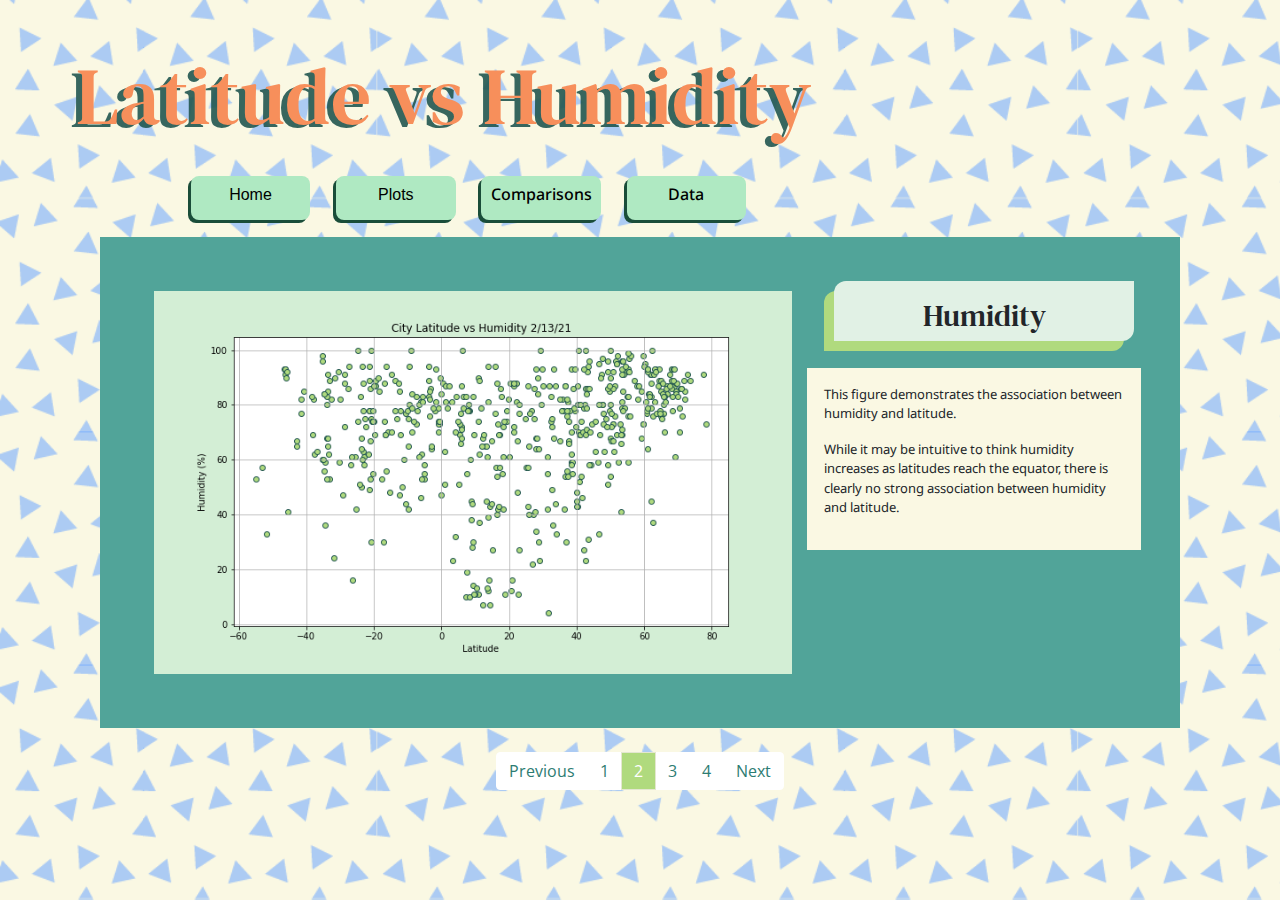
<file: humidity.html>
<!DOCTYPE html>
<html lang="en">

<head>
    <meta charset="UTF-8">
    <title>Lat vs Humidity</title>
    <link rel="preconnect" href="https://fonts.gstatic.com">
    <link href='https://fonts.googleapis.com/css?family=DM Serif Text' rel='stylesheet'>
    <link href="https://fonts.googleapis.com/css2?family=Noto+Sans&display=swap" rel="stylesheet">
    <link rel="preconnect" href="https://fonts.gstatic.com">
    <link href="https://fonts.googleapis.com/css2?family=Open+Sans:wght@600&display=swap" rel="stylesheet">
    <link rel="stylesheet" href="https://stackpath.bootstrapcdn.com/bootstrap/4.3.1/css/bootstrap.min.css"
        integrity="sha384-ggOyR0iXCbMQv3Xipma34MD+dH/1fQ784/j6cY/iJTQUOhcWr7x9JvoRxT2MZw1T" crossorigin="anonymous">
    <link rel="stylesheet" type="text/css" href="style.css">
</head>

<!-- Import background image and background settings -->

<body class="sand baby-blue-body">
    <div class="row">
        <br>
        <br>
    </div>
    <div class="container">

        <div class="row">
            <div class="col-md-12">
                <div class="row">
                    <h1 class="open-sans side-page-title dm-serif">Latitude vs Humidity</h1>
                    <h1 class="open-sans side-page-title-back dm-serif">Latitude vs Humidity</h1>
                </div>
                <br>
            </div>
        </div>

        <!-- Navigation bar -->
        <div class="row">
            <div class="col-md-9 offset-md-1">
                <div class="row">
                    <div class="main-tab">
                        <a href="index.html">
                            <h6>Home</h6>
                        </a>
                    </div>
                    <div class="main-tab">
                        <a href="temp.html">
                            <h6>Plots</h6>
                        </a>
                    </div>
                    <div class="main-tab">
                        <a href="comparisons.html">
                            <h6 class="noto-sans">Comparisons</h6>
                        </a>
                    </div>
                    <div class="main-tab">
                        <a href="data.html">
                            <h6 class="noto-sans">Data</h6>
                        </a>
                    </div>

                </div>
            </div>
        </div>
        <!-- Main body -->
        <div class="col-md-12">
            <div class="teal box">
                <div class="row">
                    <div class="col-md-8">
                        <div class="row">
                        </div>
                        <div class="back-box">
                            <img class="main-image" src="Fig2.png">

                        </div>
                    </div>
                    <div class="col-md-4">
                        <div class="row justify-content-center">
                            <div class="grass-green fancy-box-back">
                            </div>
                            <div class="bg-blue fancy-box bottom-margin">
                                <h2 class="what-we-do">Humidity</h2>
                            </div>

                        </div>
                        <div class="row justify-content-center">
                            <div class="sand box">
                                <p>This figure demonstrates the association between humidity and latitude.
                                </p>
                                <p>
                                    While it may be intuitive to think humidity increases as latitudes reach the
                                    equator,
                                    there is clearly no strong association between humidity and latitude. </p>
                            </div>
                        </div>
                    </div>
                </div>
            </div>
        </div>
    </div>

    <div class="row">
        <br>
        <div class="col-md-12">
            <br>
            <ul class="pagination justify-content-center">
                <li class="page-item"><a class="page-link" href="temp.html">Previous</a></li>
                <li class="page-item"><a class="page-link" href="temp.html">1</a></li>
                <li class="page-item active"><a class="page-link" href="humidity.html">2</a></li>
                <li class="page-item"><a class="page-link" href="cloudiness.html">3</a></li>
                <li class="page-item"><a class="page-link" href="windSpeed.html">4</a></li>
                <li class="page-item"><a class="page-link" href="cloudiness.html">Next</a></li>
            </ul>
        </div>
    </div>

</body>

</html>
</file>
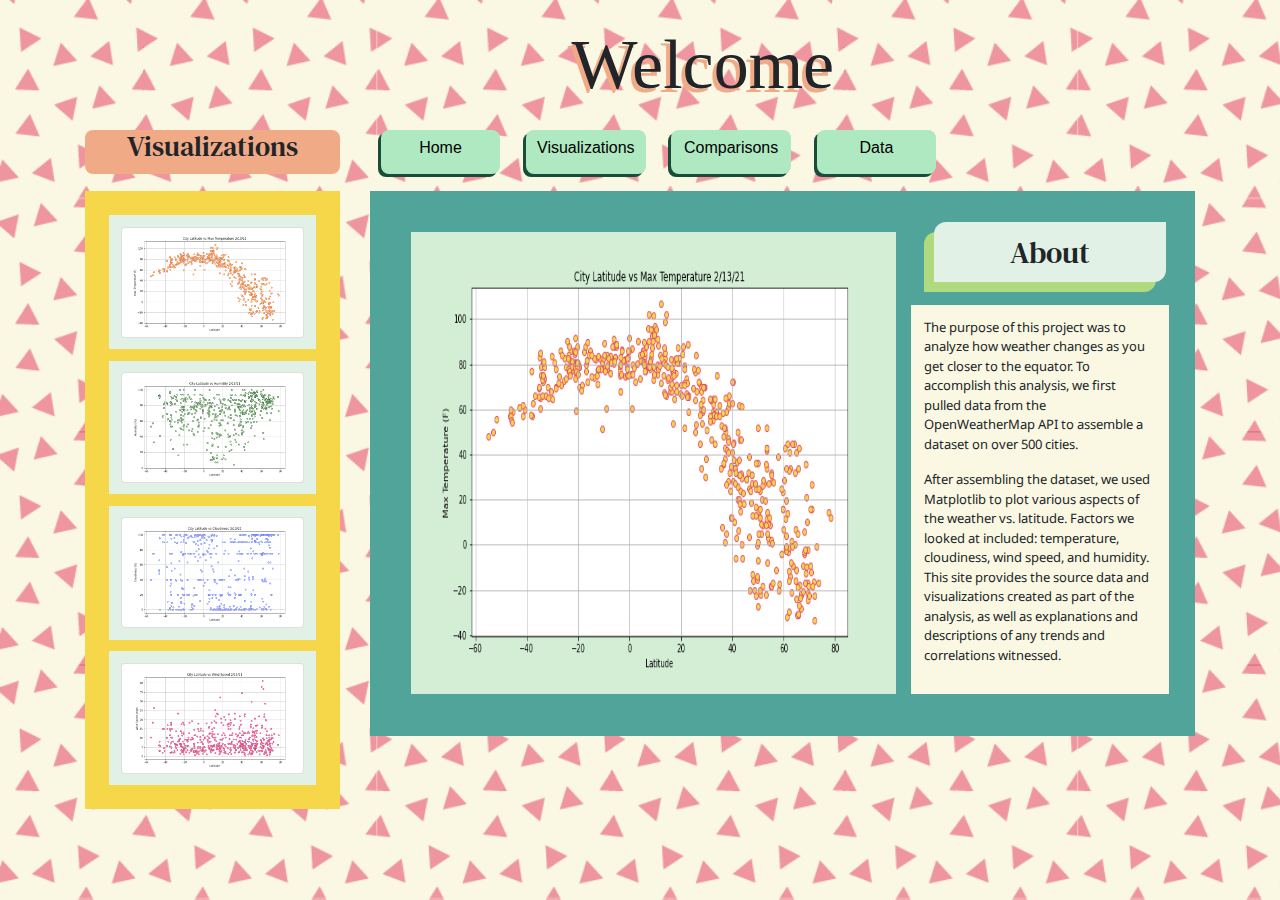
<file: index3.html>
<!DOCTYPE html>
<html lang="en">

<head>
    <meta charset="UTF-8">
    <title>Home</title>
    <link rel="preconnect" href="https://fonts.gstatic.com">
    <link href='https://fonts.googleapis.com/css?family=DM Serif Text' rel='stylesheet'>
    <link href="https://fonts.googleapis.com/css2?family=Noto+Sans&display=swap" rel="stylesheet">
    <link rel="preconnect" href="https://fonts.gstatic.com">
    <link href="https://fonts.googleapis.com/css2?family=Open+Sans:wght@600&display=swap" rel="stylesheet">
    <link rel="stylesheet" href="https://stackpath.bootstrapcdn.com/bootstrap/4.3.1/css/bootstrap.min.css"
        integrity="sha384-ggOyR0iXCbMQv3Xipma34MD+dH/1fQ784/j6cY/iJTQUOhcWr7x9JvoRxT2MZw1T" crossorigin="anonymous">
    <link rel="stylesheet" type="text/css" href="style.css">
</head>

<body class="body">

    <div class="container">
        <div class="row">
            <div class="col-md-8 offset-md-5">
                <div class="row">
                <h1 class="pacifico" id="mainTitle">Welcome</h1>
                <h1 class="pacifico" id="mainTitleShadow">Welcome</h1>
                <br>
            </div>
            </div>
        </div>


        <div class="row">
            <div class="col-md-3">
                <div class="peach tab">
                    <h3>Visualizations</h3>
                </div>
            </div>
            <div class="col-md-9">
                <div class="row">
                    <div class="main-tab">
                        <h6>Home</h6>
                    </div>
                    <div class="main-tab">
                        <h6>Visualizations</h6>
                    </div>
                    <div class="main-tab">
                        <h6>Comparisons</h6>
                    </div>
                    <div class="main-tab">
                        <h6>Data</h6>
                    </div>

                </div>
            </div>
        </div>
        <div class="row">
            <div class="col-md-3">
                <div class="mustard-yellow box">
                    <div class="bg-blue box wide-margin">
                        <div class="card text">
                            <a href="temp.html">
                            <img class="card-img" src="Fig1.png" alt="Card image">
                            <div class="card-img-overlay">
                                <h5 class="card-title">City Latitude vs Max Temperature</h5>
                            </div>
                            </a>
                        </div>
                    </div>
                    <div class="bg-blue box wide-margin">
                        <div class="card text">
                            <img class="card-img" src="Fig2.png" alt="Card image">
                            <div class="card-img-overlay">
                                <h5 class="card-title">City Latitude vs Humidity</h5>
                            </div>
                        </div>
                    </div>
                    <div class="bg-blue box wide-margin">
                        <div class="card text">
                            <img class="card-img" src="Fig3.png" alt="Card image">
                            <div class="card-img-overlay">
                                <h5 class="card-title">City Latitude vs Cloudiness</h5>
                            </div>
                        </div>
                    </div>
                    <div class="bg-blue box wide-margin">
                        <div class="card text">
                            <img class="card-img" src="Fig4.png" alt="Card image">
                            <div class="card-img-overlay">
                                <h5 class="card-title">City Latitude vs Wind Speed</h5>
                            </div>
                        </div>
                    </div>
                </div>
            </div>
            <div class="col-md-9">
                <div class="teal box">
                    <div class="row">
                        <div class="col-md-8">
                            <div class="back-box">
                            <img class="main-image" src="Fig1.png">
                        </div>
                        </div>
                        <div class="col-md-4">
                            <div class="row justify-content-center">
                                <div class="grass-green fancy-box-back">
                                </div>
                                    <div class="bg-blue fancy-box bottom-margin">
                                        <h2 class="what-we-do">About</h2>
                                    </div>
                                
                            </div>
                            <div class="row justify-content-center">
                                <div class="sand box">
                                    <p>The purpose of this project was to analyze how weather changes as you get
                                        closer
                                        to the equator. To accomplish this analysis, we first pulled data from
                                        the
                                        OpenWeatherMap API to assemble a dataset on over 500 cities.</p>
                                    <p>After assembling the dataset, we used Matplotlib to plot various aspects
                                        of the
                                        weather vs. latitude. Factors we looked at included: temperature,
                                        cloudiness,
                                        wind speed, and humidity. This site provides the source data and
                                        visualizations
                                        created as part of the analysis, as well as explanations and
                                        descriptions of any
                                        trends and correlations witnessed. </p>
                                </div>
                            </div>
                        </div>
                    </div>
                </div>
            </div>
        </div>
    </div>



    <script src="https://code.jquery.com/jquery-3.3.1.slim.min.js"
        integrity="sha384-q8i/X+965DzO0rT7abK41JStQIAqVgRVzpbzo5smXKp4YfRvH+8abtTE1Pi6jizo"
        crossorigin="anonymous"></script>
    <script src="https://cdnjs.cloudflare.com/ajax/libs/popper.js/1.14.7/umd/popper.min.js"
        integrity="sha384-UO2eT0CpHqdSJQ6hJty5KVphtPhzWj9WO1clHTMGa3JDZwrnQq4sF86dIHNDz0W1"
        crossorigin="anonymous"></script>
    <script src="https://stackpath.bootstrapcdn.com/bootstrap/4.3.1/js/bootstrap.min.js"
        integrity="sha384-JjSmVgyd0p3pXB1rRibZUAYoIIy6OrQ6VrjIEaFf/nJGzIxFDsf4x0xIM+B07jRM"
        crossorigin="anonymous"></script>



</body>

</html>
</file>
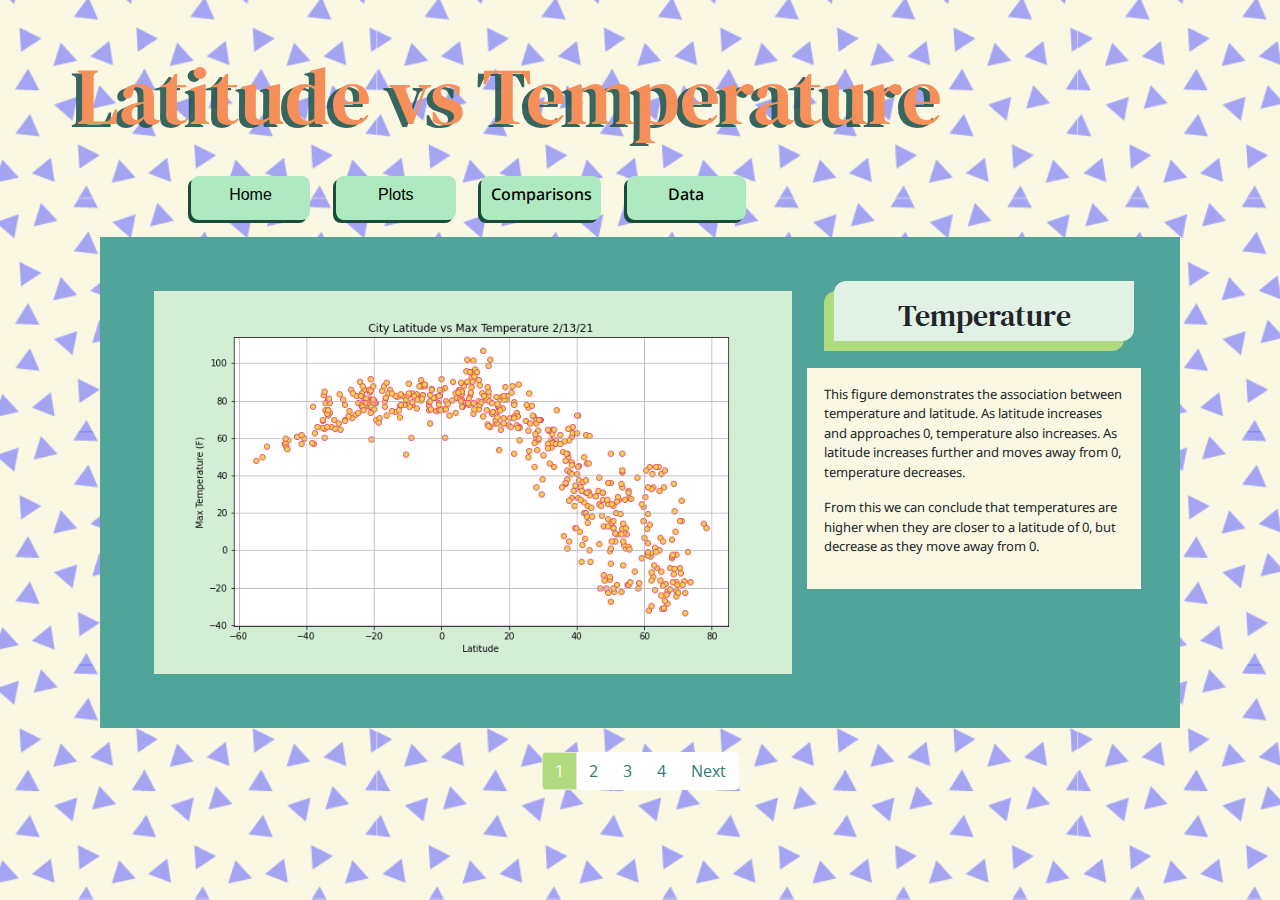
<file: temp.html>
<!DOCTYPE html>
<html lang="en">

<head>
    <meta charset="UTF-8">
    <title>Lat vs Max Temp</title>
    <link rel="preconnect" href="https://fonts.gstatic.com">
    <link href='https://fonts.googleapis.com/css?family=DM Serif Text' rel='stylesheet'>
    <link href="https://fonts.googleapis.com/css2?family=Noto+Sans&display=swap" rel="stylesheet">
    <link rel="preconnect" href="https://fonts.gstatic.com">
    <link href="https://fonts.googleapis.com/css2?family=Open+Sans:wght@600&display=swap" rel="stylesheet">
    <link rel="stylesheet" href="https://stackpath.bootstrapcdn.com/bootstrap/4.3.1/css/bootstrap.min.css"
        integrity="sha384-ggOyR0iXCbMQv3Xipma34MD+dH/1fQ784/j6cY/iJTQUOhcWr7x9JvoRxT2MZw1T" crossorigin="anonymous">
    <link rel="stylesheet" type="text/css" href="style.css">
</head>

<!-- Import background image -->

<body class="sand violet-body">
    <div class="row">
        <br>
        <br>
    </div>
    <div class="container">

        <div class="row">
            <div class="col-md-12">
                <div class="row">
                    <h1 class="open-sans side-page-title dm-serif">Latitude vs Temperature</h1>
                    <h1 class="open-sans side-page-title-back dm-serif">Latitude vs Temperature</h1>
                </div>
                <br>
            </div>
        </div>

        <!-- Navigation  bar -->
        <div class="row">
            <div class="col-md-9 offset-md-1">
                <div class="row">
                    <div class="main-tab">
                        <a href="index.html">
                            <h6>Home</h6>
                        </a>
                    </div>
                    <div class="main-tab">
                        <a href="temp.html">
                            <h6>Plots</h6>
                        </a>
                    </div>
                    <div class="main-tab">
                        <a href="comparisons.html">
                            <h6 class="noto-sans">Comparisons</h6>
                        </a>
                    </div>
                    <div class="main-tab">
                        <a href="data.html">
                            <h6 class="noto-sans">Data</h6>
                        </a>
                    </div>

                </div>
            </div>
        </div>
        <!-- Main body -->
        <div class="col-md-12">
            <div class="teal box">
                <div class="row">
                    <div class="col-md-8">
                        <div class="row">
                        </div>
                        <div class="back-box">
                            <img class="main-image" src="Fig1.png">

                        </div>
                    </div>
                    <div class="col-md-4">
                        <div class="row justify-content-center">
                            <div class="grass-green fancy-box-back">
                            </div>
                            <div class="bg-blue fancy-box bottom-margin">
                                <h2 class="what-we-do">Temperature</h2>
                            </div>

                        </div>
                        <div class="row justify-content-center">
                            <div class="sand box">
                                <p>This figure demonstrates the association between temperature and latitude.
                                    As latitude increases and approaches 0, temperature also increases.
                                    As latitude increases further and moves away from 0, temperature decreases. </p>
                                <p>From this we can conclude that temperatures are higher when they are closer to
                                    a latitude of 0, but decrease as they move away from 0. </p>
                            </div>
                        </div>
                    </div>
                </div>
            </div>
        </div>
    </div>

    <div class="row">
        <br>
        <div class="col-md-12">
            <br>
            <ul class="pagination justify-content-center">

                <li class="page-item active"><a class="page-link" href="temp.html">1</a></li>
                <li class="page-item"><a class="page-link" href="humidity.html">2</a></li>
                <li class="page-item"><a class="page-link" href="cloudiness.html">3</a></li>
                <li class="page-item"><a class="page-link" href="windSpeed.html">4</a></li>
                <li class="page-item"><a class="page-link" href="humidity.html">Next</a></li>
            </ul>
        </div>
    </div>

</body>

</html>
</file>
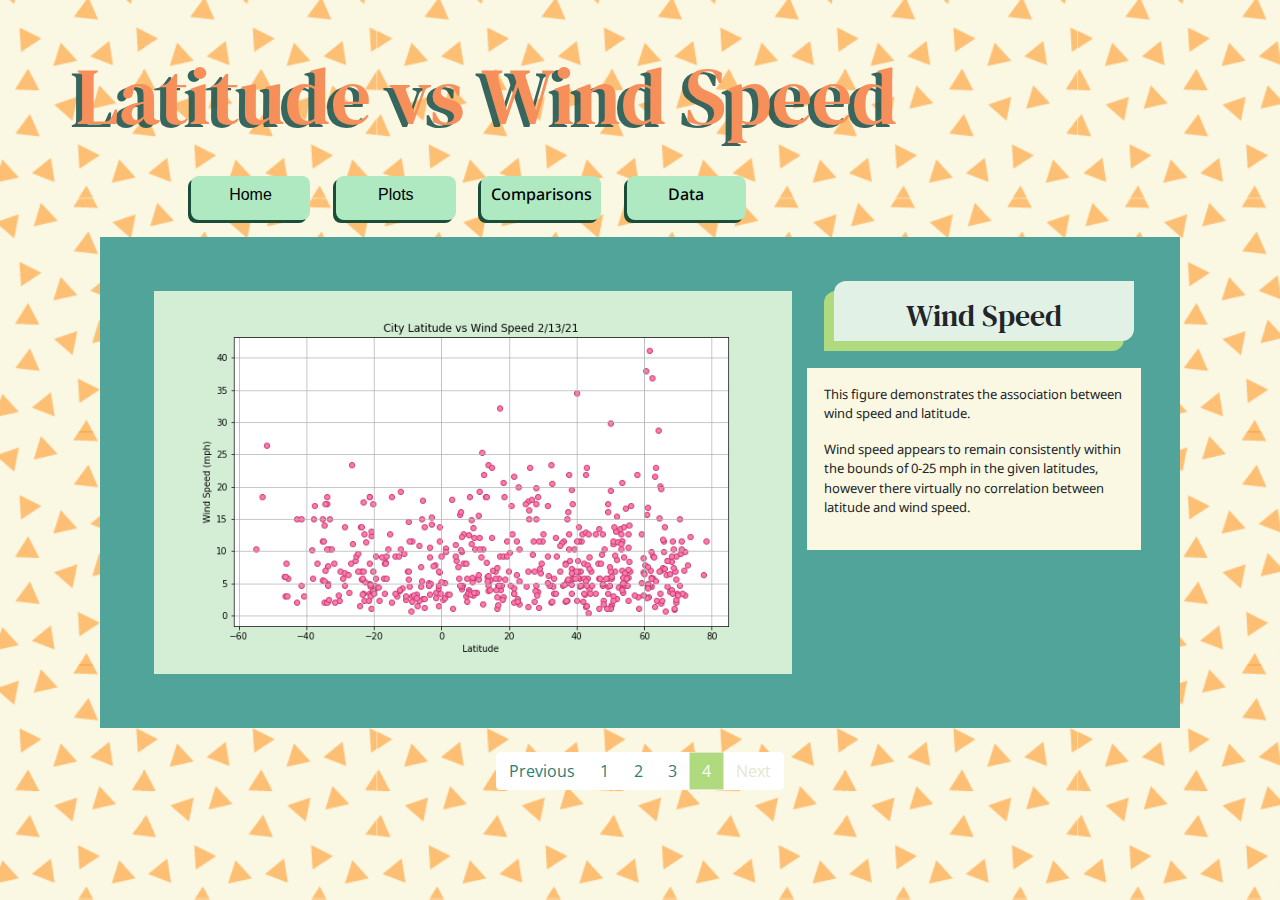
<file: windSpeed.html>
<!DOCTYPE html>
<html lang="en">

<head>
    <meta charset="UTF-8">
    <title>Lat vs Wind Speed</title>
    <link rel="preconnect" href="https://fonts.gstatic.com">
    <link href='https://fonts.googleapis.com/css?family=DM Serif Text' rel='stylesheet'>
    <link href="https://fonts.googleapis.com/css2?family=Noto+Sans&display=swap" rel="stylesheet">
    <link rel="preconnect" href="https://fonts.gstatic.com">
    <link href="https://fonts.googleapis.com/css2?family=Open+Sans:wght@600&display=swap" rel="stylesheet">
    <link rel="stylesheet" href="https://stackpath.bootstrapcdn.com/bootstrap/4.3.1/css/bootstrap.min.css"
        integrity="sha384-ggOyR0iXCbMQv3Xipma34MD+dH/1fQ784/j6cY/iJTQUOhcWr7x9JvoRxT2MZw1T" crossorigin="anonymous">
    <link rel="stylesheet" type="text/css" href="style.css">
</head>

<!-- Import background image -->

<body class="sand mandarin-body">
    <div class="row">
        <br>
        <br>
    </div>
    <div class="container">

        <div class="row">
            <div class="col-md-12">
                <div class="row">
                    <h1 class="open-sans side-page-title dm-serif">Latitude vs Wind Speed</h1>
                    <h1 class="open-sans side-page-title-back dm-serif">Latitude vs Wind Speed</h1>
                </div>
                <br>
            </div>
        </div>

        <!-- Navigation bar -->
        <div class="row">
            <div class="col-md-9 offset-md-1">
                <div class="row">
                    <div class="main-tab">
                        <a href="index.html">
                            <h6>Home</h6>
                        </a>
                    </div>
                    <div class="main-tab">
                        <a href="temp.html">
                            <h6>Plots</h6>
                        </a>
                    </div>
                    <div class="main-tab">
                        <a href="comparisons.html">
                            <h6 class="noto-sans">Comparisons</h6>
                        </a>
                    </div>
                    <div class="main-tab">
                        <a href="data.html">
                            <h6 class="noto-sans">Data</h6>
                        </a>
                    </div>

                </div>
            </div>
        </div>

        <!-- Main body -->
        <div class="col-md-12">
            <div class="teal box">
                <div class="row">
                    <div class="col-md-8">
                        <div class="row">
                        </div>
                        <div class="back-box">
                            <img class="main-image" src="Fig4.png">

                        </div>
                    </div>
                    <div class="col-md-4">
                        <div class="row justify-content-center">
                            <div class="grass-green fancy-box-back">
                            </div>
                            <div class="bg-blue fancy-box bottom-margin">
                                <h2 class="what-we-do">Wind Speed</h2>
                            </div>

                        </div>
                        <div class="row justify-content-center">
                            <div class="sand box">
                                <p>This figure demonstrates the association between wind speed and latitude.</p>
                                <p>Wind speed appears to remain consistently within the bounds of 0-25 mph in the given
                                    latitudes,
                                    however there virtually no correlation between latitude and wind speed. </p>
                            </div>
                        </div>
                    </div>
                </div>
            </div>
        </div>
    </div>

    <div class="row">
        <br>
        <div class="col-md-12">
            <br>
            <ul class="pagination justify-content-center">
                <li class="page-item"><a class="page-link" href="cloudiness.html">Previous</a></li>
                <li class="page-item"><a class="page-link" href="temp.html">1</a></li>
                <li class="page-item"><a class="page-link" href="humidity.html">2</a></li>
                <li class="page-item"><a class="page-link" href="cloudiness.html">3</a></li>
                <li class="page-item active"><a class="page-link" href="windSpeed.html">4</a></li>
                <li class="page-item disabled"><a class="page-link" href="humidity.html">Next</a></li>
            </ul>
        </div>
    </div>


</body>

</html>
</file>
<file: style.css>
/* Effects */

.card:hover .card-img-overlay{
    transform: scale(1.05);
 box-shadow: 0 10px 20px #E4E7D0, 0 4px 8px #E4E7D0
}

.card:hover .card-title{
    visibility: visible;
}

.card-title{
    visibility: hidden;
    font-size: medium;
    text-align: center;
    color: #225750;
    font-family: 'Noto Sans', sans-serif;
}


/* Fonts & texts */

.pacifico{
    font-family:Pacifico;
    font-size:100%;
}

.noto-sans{
    font-family: 'Noto Sans', sans-serif;
}

.open-sans{
    font-family: 'Open Sans', sans-serif;
}

.dm-serif{
    font-family: 'DM Serif Text';
}

.text{
    font-size: small;
    text-align: center;
}

#mainTitle{
    font-size: 70px;
    padding-left: 0.5%;
    margin: 3%;
}

#mainTitleShadow{
    position: absolute;
    font-size: 70px;
    z-index:-100;
    padding-top: 0.5%;
    padding-right: 0.5%;
    color:#F1AA86;
    margin: 3%;
}



p{
    font-family: 'Noto Sans', sans-serif;
    font-size: small; 
}

h2{
    font-size: 30px;
}

h3 {
    font-family: 'DM Serif Text';
}


h6{
    font-size: 100%;
    text-align: center;
    color: black;
}

.side-page-title{
    padding-left: 0.5%;
    font-size: 80px;
    color: #f78f5b;
}

.side-page-title-back{
    position: absolute;
    font-size: 80px;
    z-index:-100;
    padding-top: 0.3%;
    padding-right: 0.3%;
    color:#225750;
    opacity: 90%;
}
/* Colors */
.bg-blue{
    background-color: #E1F1E5;
}

.apple-red{
    background-color: #E44A6D;
}

.peach{
    background-color: #F1AA86;
    text-align: center;
}

.soft-olive{
    background-color: #E4E7D0;
}

.seafoam{
    background-color: #AFE9C2;
}


.teal{
    background-color: #51A499;
}

.mustard-yellow{
    background-color:#F7D74A;
}

.grass-green{
    background-color: #B0DA7E;
}

.sand{
    background-color: #FAF8E3;
}

.white{
    background-color: white;
}

.mint{
    background-color: #d4f5d6;
}

.forest-green{
    background-color: #225750;
}

.sky-blue{
    background-color: #DAE9FF;
}

.mandarin{
    background-color: #ffc76d;
}

.blue-blue{
    background-color: #71a9ff;
}

.violet{
    background-color: #9291ff;
}

.blue-purple{
    background-color: #6565ff;
}

.baby-blue{
    background-color: #a8cfff;
}



/* Images */

.main-image{
    width: 100%;
    height: 100%;
} 


/* Boxes */

.box{
    width: auto;
    padding: 5%;
    margin: 0%;

}

.data-box{
    width: auto;
    padding: 2%;
    margin: 0%;

}

.fancy-box{
    width: 90%;
    position: relative;
    left: 10px;
    bottom: 10px;
    padding: 5%;
    height: 60px;
    margin: 0%;
    border-top-left-radius: 12px;
    border-bottom-right-radius: 12px;
    text-align: center;
    z-index:100;
}

.fancy-box-back{
    position: absolute;
    width: 90%;
    padding-right:10%;
    height: 60px;
    border-top-left-radius: 12px;
    border-bottom-right-radius: 12px;
    text-align: center;
    z-index: 100;
}

.back-box{
    width: 100%;
    height: 100%;
    padding:0%;
    background-color: #d3eed5;
}

.back-box-main{
    width: 100%;
    height: 65%;
    padding:0%;
    background-color: #eaf8eb;
}

.what-we-do{
    text-align: center;
    margin: 0%;
    width: auto;
    font-family: 'DM Serif Text';
    border-top-left-radius: 12px;
    border-bottom-right-radius: 12px;
    
}

.wide-margin{
    margin: 5%;
}

.bottom-margin{
    margin-bottom: 5%;
}

/* Tabs */

.tab{
    cursor: pointer;
    border-top-left-radius: 8px;
    border-top-right-radius: 8px;
    border-bottom-left-radius: 8px;
    border-bottom-right-radius: 8px;
    margin-bottom: 0%;
    margin-right:0%;
    margin-left:0%;
    text-align: bottom;
    padding-bottom: 1%;
    /* box-shadow: -3px 3px 0px #1a4939 */
}

.main-tab{
    cursor: pointer;
    border-top-left-radius: 8px;
    border-top-right-radius: 8px;
    border-bottom-left-radius: 8px;
    border-bottom-right-radius: 8px;
    margin-top: 0%;
    margin-right:0%;
    margin-left:3%;
    margin-bottom: 2%;
    text-align: center;
    padding: 1%;
    background-color: #AFE9C2;
    width: 14%;
    box-shadow: -3px 3px 0px #1a4d39
    
}

.main-tab:hover{
    background-color: #E44A6D;
}

.main-tab a{
    color: black;
    text-decoration: none;
}

.tab a{
    color: black;
    text-decoration: none;
}

.tab:hover{
    background-color: #E44A6D;
}

/* buttons */

.btn{
    background-color: #B0DA7E;
    border-style: none;
    margin: 10%;
}

.btn-primary:hover{
    background: #33a6cc;
}

/* Sections */

body{
    background: url('AppleRedTriangles.png') #FAF8E3;
    background-repeat: no-repeat;
    background-attachment: fixed;
    background-size: cover;
}

.violet-body{
    background: url('violetTriangles.png') #FAF8E3;
    background-repeat: no-repeat;
    background-attachment: fixed;
    background-size: cover;
}
.baby-blue-body{
    background: url('babyBlueTriangles.png') #FAF8E3;
    background-repeat: no-repeat;
    background-attachment: fixed;
    background-size: cover;
}

.mustard-yellow-body{
    background: url('mustardYellowTriangles.png') #FAF8E3;
    background-repeat: no-repeat;
    background-attachment: fixed;
    background-size: cover;
}

.mandarin-body{
    background: url('mandarinTriangles.png') #FAF8E3;
    background-repeat: no-repeat;
    background-attachment: fixed;
    background-size: cover;
}

.blue-squiggle-body{
    background: url('blueSquiggles.png') #FAF8E3;
    background-repeat: no-repeat;
    background-attachment: fixed;
    background-size: cover;
}

.mint-dots-body{
    background: url('mintDots.png') #FAF8E3;
    background-repeat: no-repeat;
    background-attachment: fixed;
    background-size: cover;
}


/* Pagination */

.pagination > li > a
{
    background-color: white;
    color:#2d7c72;
    font-family: 'Open Sans', sans-serif;
    border-color: white;
}

.pagination > li > a:focus,
.pagination > li > a:hover,
.pagination > li > span:focus,
.pagination > li > span:hover
{
    color: #2d7c72;
    background-color: #caf6cc;
    border-color: #E4E7D0;
}

.pagination > .active > a
{
    color: #2d7c72;
    background-color: #B0DA7E !Important;
    border: solid 1px #E4E7D0 !Important;
}

.pagination > .disabled > a
{
    color: #E4E7D0 !Important;
    border: solid 1px white !Important;
    background-color: #E4E7D0;
    border-color: #E4E7D0;
}

.pagination > .active > a:hover
{
    background-color: #caf6cc !Important;
}

/* Images */

.comparison-image{
    width: 110%;
    margin: 1%;
}
</file>
